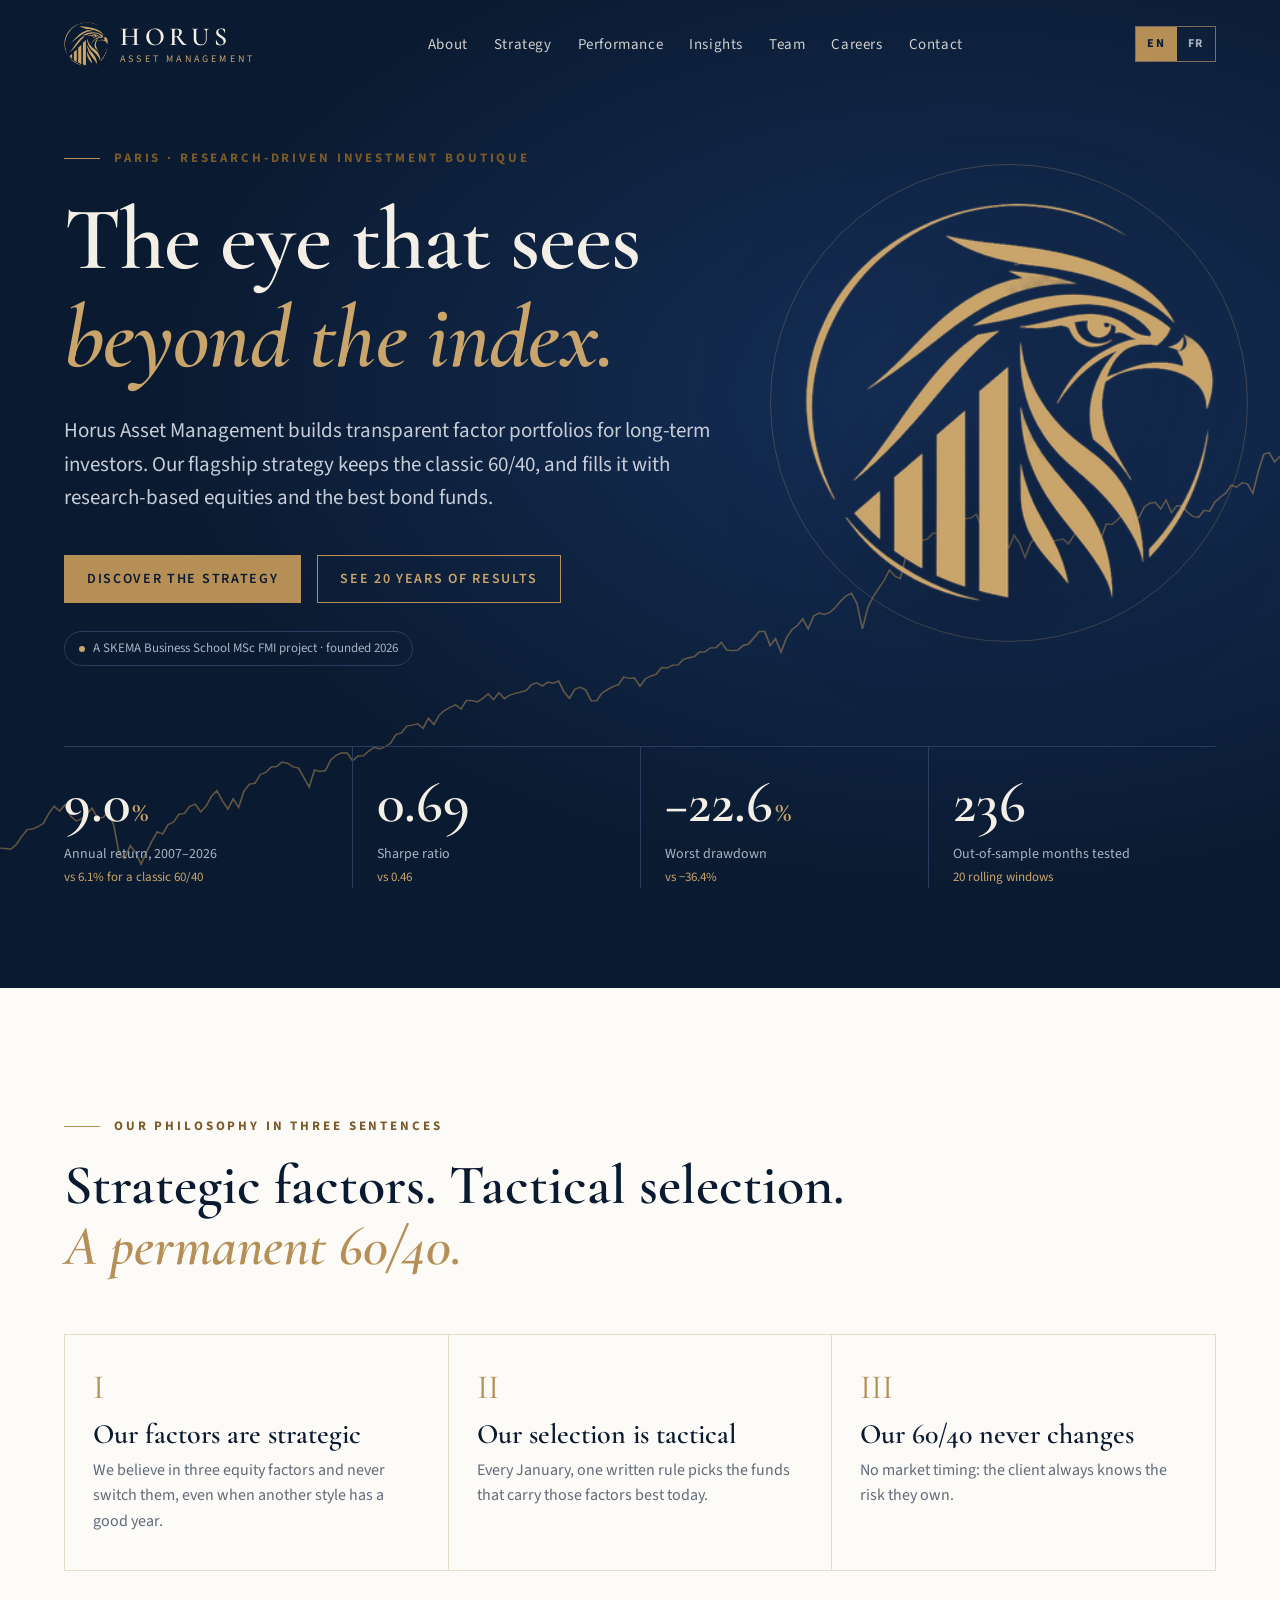
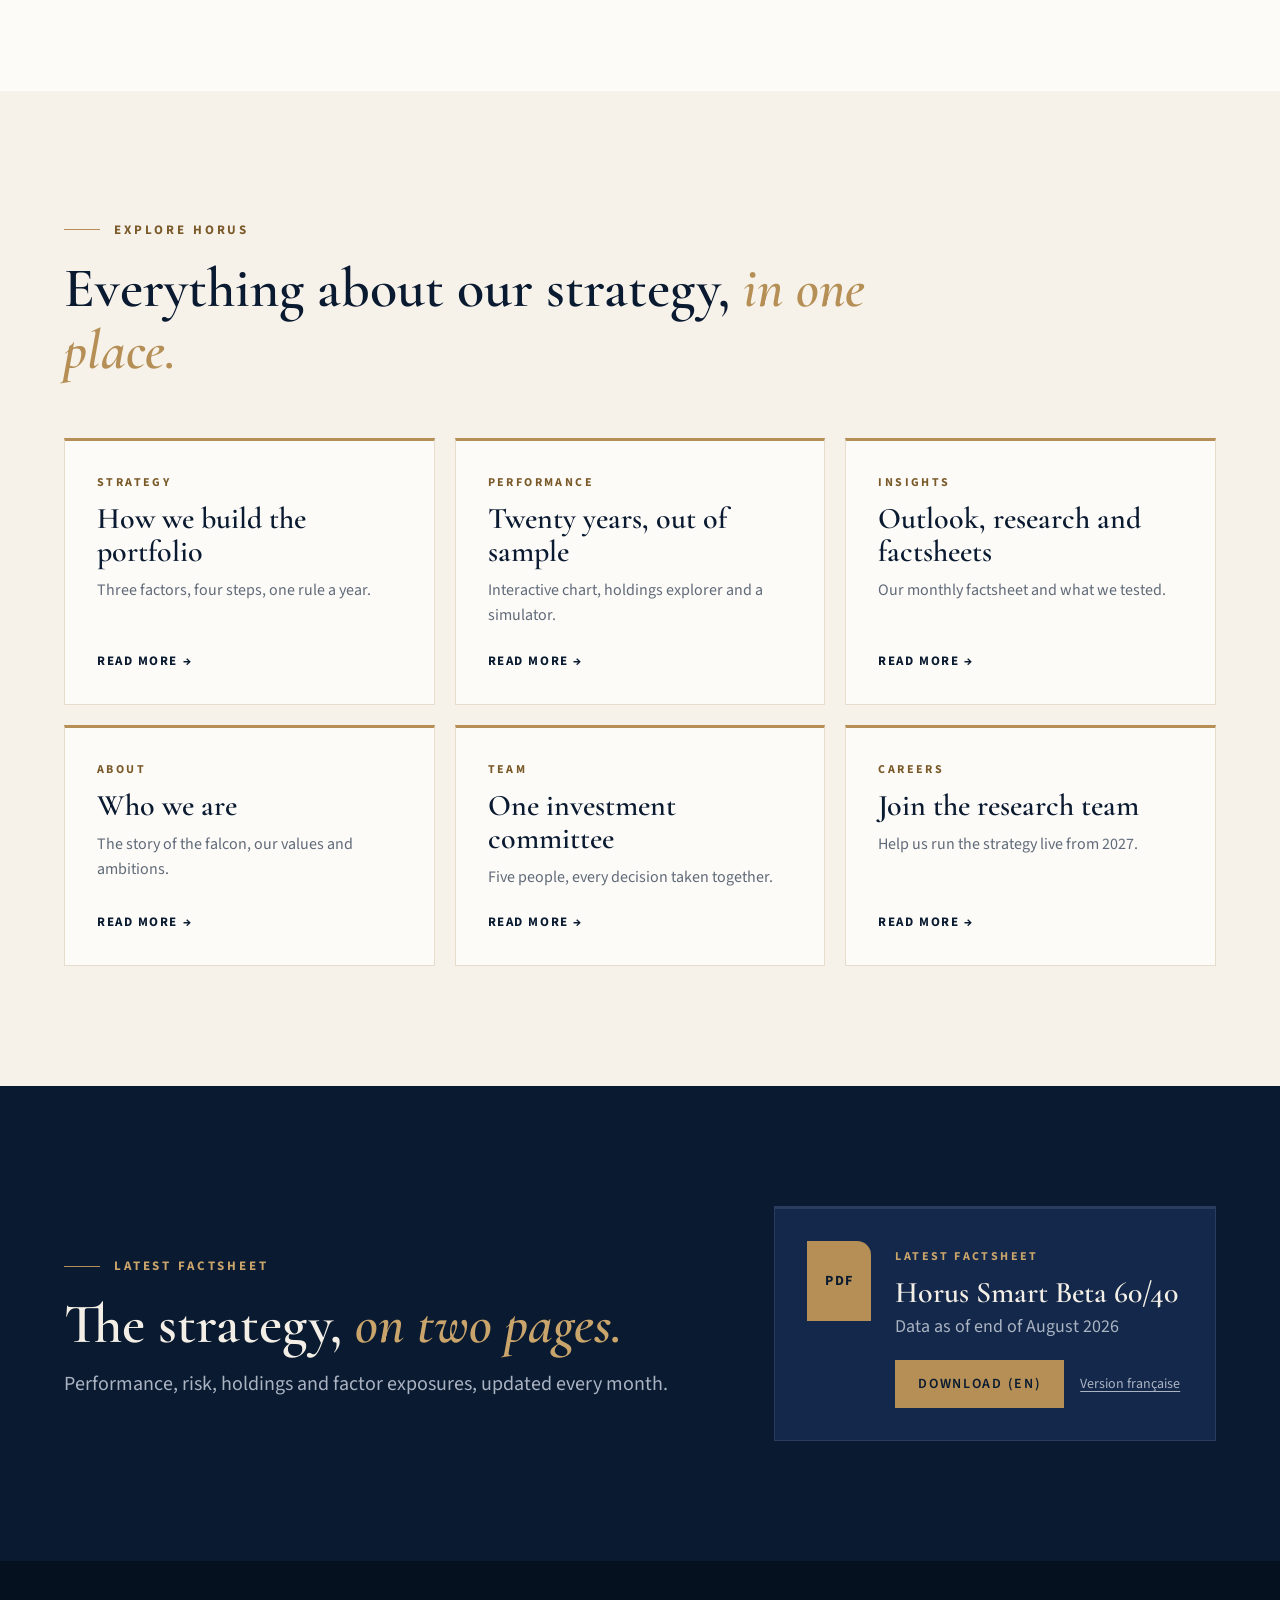
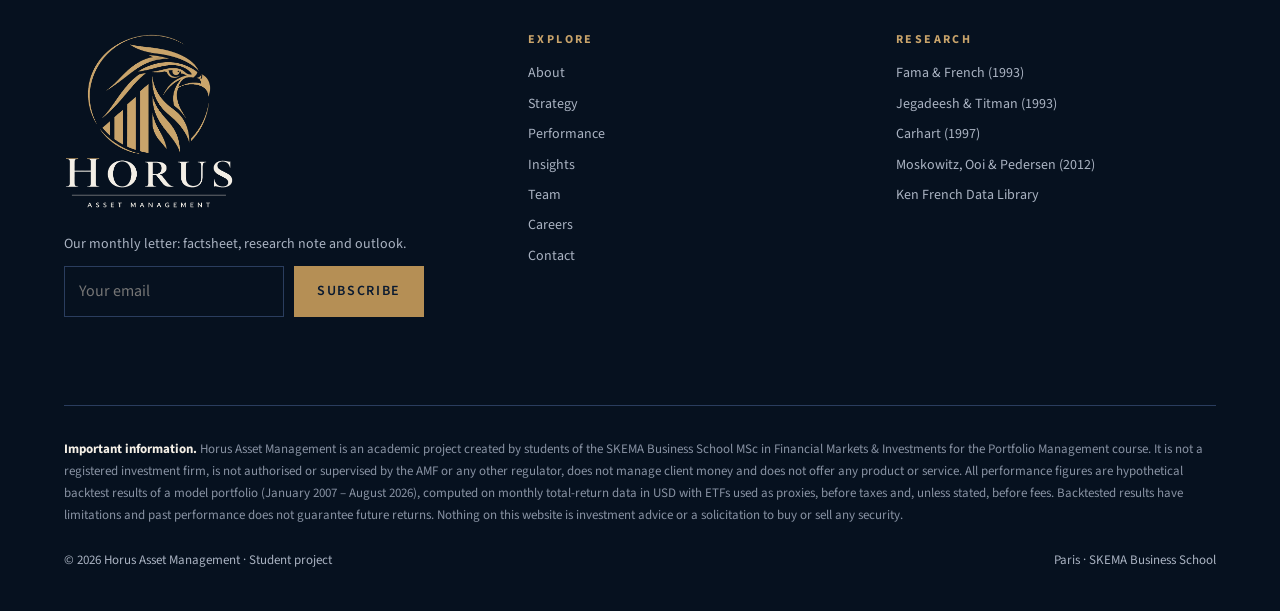
<file: index.html>
<!doctype html>
<html lang="en">
<head>
<meta charset="utf-8">
<meta name="viewport" content="width=device-width, initial-scale=1">
<title data-i18n="home.title">Horus Asset Management · Seeing beyond the index</title>
<meta name="description" content="Horus Asset Management is a Paris-based, research-driven investment boutique founded by five SKEMA MSc FMI students. Flagship: the Horus Smart Beta 60/40 strategy.">
<meta property="og:title" content="Horus Asset Management">
<meta property="og:description" content="A 60/40 that owns the right kind of equities. Strategic factors, tactical annual selection.">
<meta property="og:image" content="assets/img/logo_full.png">
<meta name="theme-color" content="#0a1a30">
<link rel="icon" type="image/png" href="assets/img/favicon.png">
<link rel="preconnect" href="https://fonts.googleapis.com">
<link rel="preconnect" href="https://fonts.gstatic.com" crossorigin>
<link href="https://fonts.googleapis.com/css2?family=Cormorant+Garamond:ital,wght@0,500;0,600;0,700;1,500;1,600&family=Source+Sans+3:wght@300;400;600;700&display=swap" rel="stylesheet">
<link rel="stylesheet" href="assets/css/style.css">
</head>
<body data-page="home">

<header class="hero" id="top">
  <svg class="hero-bg-line" viewBox="0 0 1100 520" preserveAspectRatio="none" aria-hidden="true"><path id="heroLine" d=""/></svg>
  <div class="container">
    <div class="hero-grid">
      <div>
        <span class="eyebrow reveal" data-i18n="home.eyebrow">Paris · Research-driven investment boutique</span>
        <h1 class="reveal d1" data-i18n="home.h1">The eye that sees <em>beyond the index.</em></h1>
        <p class="lead reveal d2" data-i18n="home.lead">Horus Asset Management builds transparent factor portfolios for long-term investors. Our flagship strategy keeps the classic 60/40, and fills it with research-based equities and the best bond funds.</p>
        <div class="hero-actions reveal d3">
          <a href="strategy.html" class="btn solid" data-i18n="home.cta1">Discover the strategy</a>
          <a href="performance.html" class="btn" data-i18n="home.cta2">See 20 years of results</a>
        </div>
        <div class="badge reveal d4"><i></i> <span data-i18n="home.badge">A SKEMA Business School MSc FMI project · founded 2026</span></div>
      </div>
      <div class="hero-mark reveal d2"><img src="assets/img/mark_gold.png" alt="The Horus falcon"></div>
    </div>
    <div class="kpis">
      <div class="kpi reveal"><div class="num"><span data-count="9.0" data-dec="1">0</span><small>%</small></div><div class="lbl" data-i18n="kpi.cagr">Annual return, 2007–2026</div><div class="vs" data-i18n="kpi.cagr.vs">vs 6.1% for a classic 60/40</div></div>
      <div class="kpi reveal d1"><div class="num"><span data-count="0.69" data-dec="2">0</span></div><div class="lbl" data-i18n="kpi.sharpe">Sharpe ratio</div><div class="vs" data-i18n="kpi.sharpe.vs">vs 0.46</div></div>
      <div class="kpi reveal d2"><div class="num">−<span data-count="22.6" data-dec="1">0</span><small>%</small></div><div class="lbl" data-i18n="kpi.dd">Worst drawdown</div><div class="vs" data-i18n="kpi.dd.vs">vs −36.4%</div></div>
      <div class="kpi reveal d3"><div class="num"><span data-count="236" data-dec="0">0</span></div><div class="lbl" data-i18n="kpi.months">Out-of-sample months tested</div><div class="vs" data-i18n="kpi.months.vs">20 rolling windows</div></div>
    </div>
  </div>
</header>

<section>
  <div class="container">
    <div class="section-head">
      <span class="eyebrow reveal" data-i18n="home.s1.eyebrow">Our philosophy in three sentences</span>
      <h2 class="section-title reveal d1" data-i18n="home.s1.title">Strategic factors. Tactical selection. <em>A permanent 60/40.</em></h2>
    </div>
    <div class="values three">
      <div class="value reveal"><div class="ic">I</div><h3 data-i18n="mantra.1.t">Our factors are strategic</h3><p data-i18n="mantra.1.p">We believe in three equity factors and never switch them, even when another style has a good year.</p></div>
      <div class="value reveal d1"><div class="ic">II</div><h3 data-i18n="mantra.2.t">Our selection is tactical</h3><p data-i18n="mantra.2.p">Every January, one written rule picks the funds that carry those factors best today.</p></div>
      <div class="value reveal d2"><div class="ic">III</div><h3 data-i18n="mantra.3.t">Our 60/40 never changes</h3><p data-i18n="mantra.3.p">No market timing: the client always knows the risk they own.</p></div>
    </div>
  </div>
</section>

<section class="alt">
  <div class="container">
    <div class="section-head">
      <span class="eyebrow reveal" data-i18n="home.s2.eyebrow">Explore Horus</span>
      <h2 class="section-title reveal d1" data-i18n="home.s2.title">Everything about our strategy, <em>in one place.</em></h2>
    </div>
    <div class="tiles">
      <a class="tile reveal" href="strategy.html"><span class="tag" data-i18n="nav.strategy">Strategy</span><h3 data-i18n="tile.strategy.t">How we build the portfolio</h3><p data-i18n="tile.strategy.p">Three factors, four steps, one rule a year.</p><span class="go" data-i18n="tile.go">Read more</span></a>
      <a class="tile reveal d1" href="performance.html"><span class="tag" data-i18n="nav.performance">Performance</span><h3 data-i18n="tile.perf.t">Twenty years, out of sample</h3><p data-i18n="tile.perf.p">Interactive chart, holdings explorer and a simulator.</p><span class="go" data-i18n="tile.go">Read more</span></a>
      <a class="tile reveal d2" href="insights.html"><span class="tag" data-i18n="nav.insights">Insights</span><h3 data-i18n="tile.insights.t">Outlook, research and factsheets</h3><p data-i18n="tile.insights.p">Our monthly factsheet and what we tested.</p><span class="go" data-i18n="tile.go">Read more</span></a>
      <a class="tile reveal" href="about.html"><span class="tag" data-i18n="nav.about">About</span><h3 data-i18n="tile.about.t">Who we are</h3><p data-i18n="tile.about.p">The story of the falcon, our values and ambitions.</p><span class="go" data-i18n="tile.go">Read more</span></a>
      <a class="tile reveal d1" href="team.html"><span class="tag" data-i18n="nav.team">Team</span><h3 data-i18n="tile.team.t">One investment committee</h3><p data-i18n="tile.team.p">Five people, every decision taken together.</p><span class="go" data-i18n="tile.go">Read more</span></a>
      <a class="tile reveal d2" href="careers.html"><span class="tag" data-i18n="nav.careers">Careers</span><h3 data-i18n="tile.careers.t">Join the research team</h3><p data-i18n="tile.careers.p">Help us run the strategy live from 2027.</p><span class="go" data-i18n="tile.go">Read more</span></a>
    </div>
  </div>
</section>

<section class="dark">
  <div class="container cta-band">
    <div>
      <span class="eyebrow reveal" data-i18n="home.fs.eyebrow">Latest factsheet</span>
      <h2 class="section-title reveal d1" data-i18n="home.fs.title">The strategy, <em>on two pages.</em></h2>
      <p class="lead reveal d2" data-i18n="home.fs.lead">Performance, risk, holdings and factor exposures, updated every month.</p>
    </div>
    <div class="reveal d2" data-factsheet-latest></div>
  </div>
</section>

<script src="assets/js/config.js"></script>
<script src="assets/js/data.js"></script>
<script src="assets/js/factsheets.js"></script>
<script src="assets/js/team-data.js"></script>
<script src="assets/js/layout.js"></script>
<script src="assets/js/i18n.js"></script>
<script src="assets/js/main.js"></script>
</body>
</html>
</file>
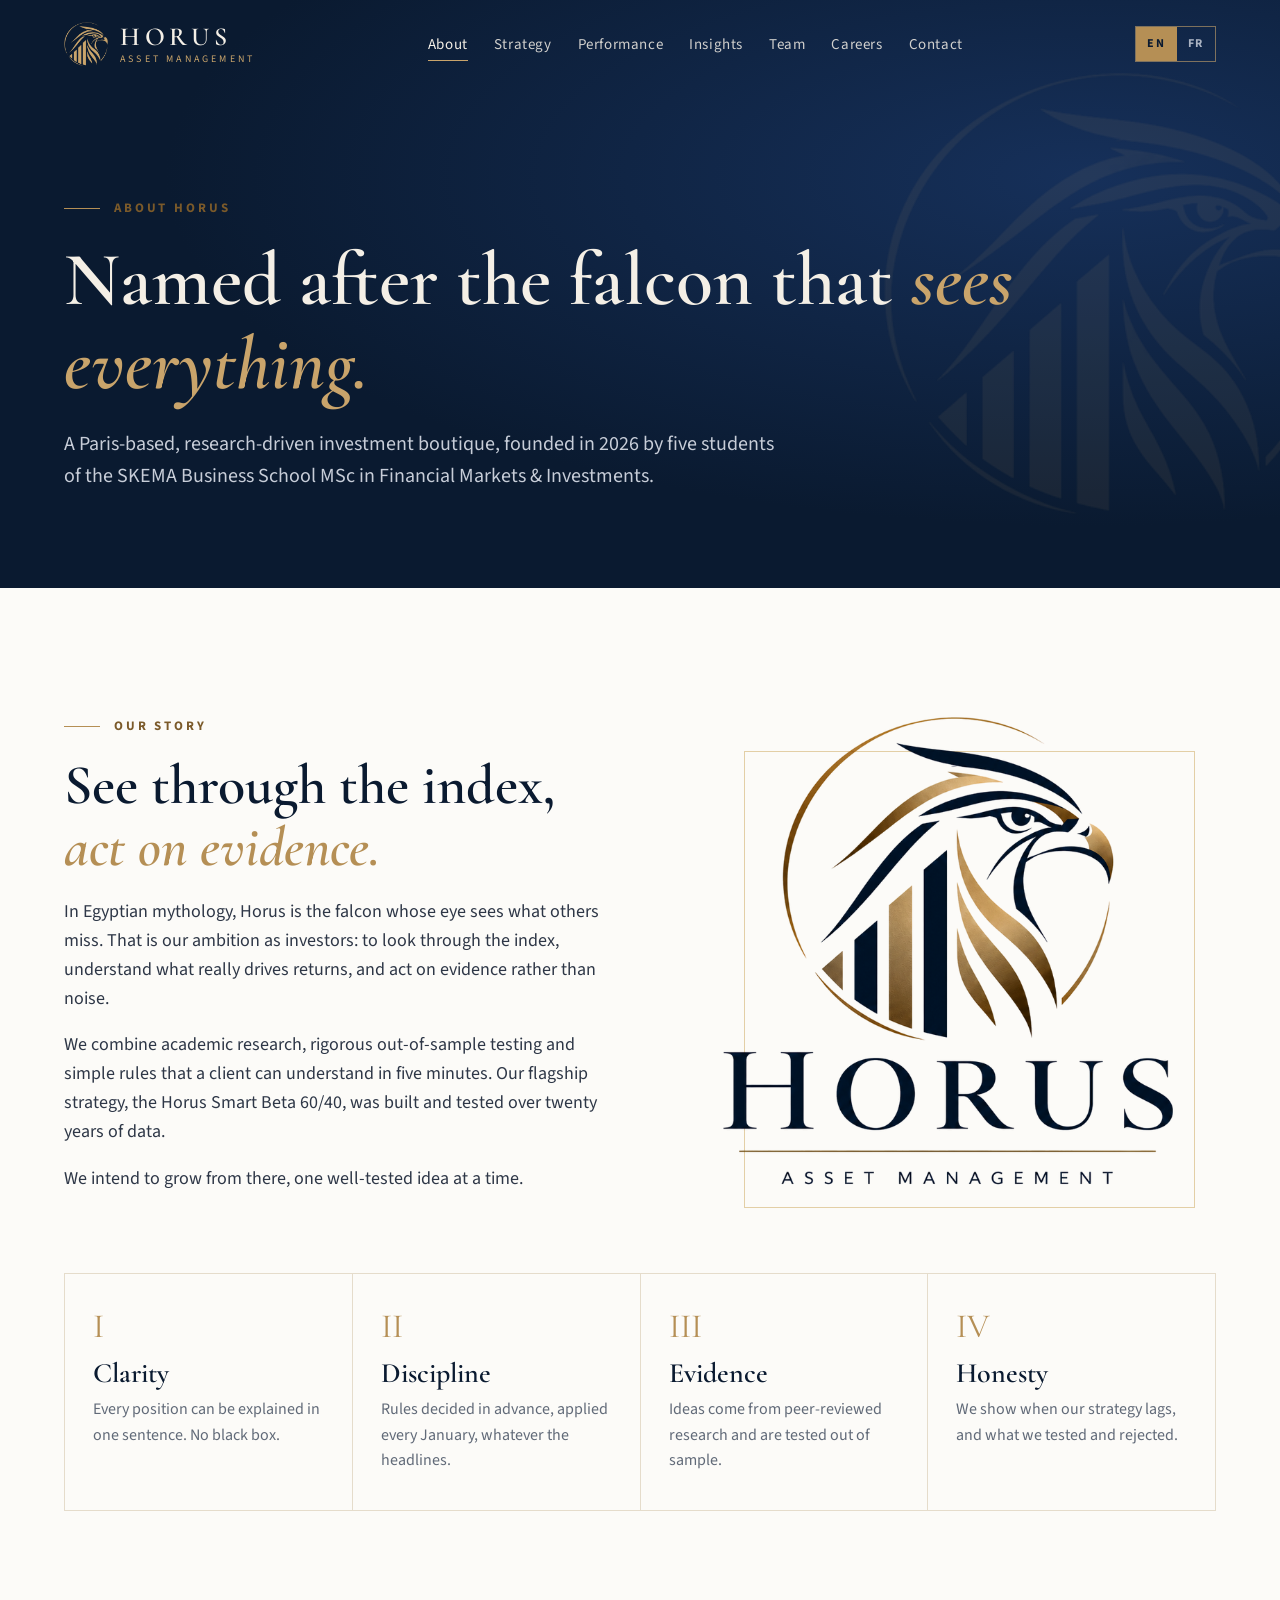
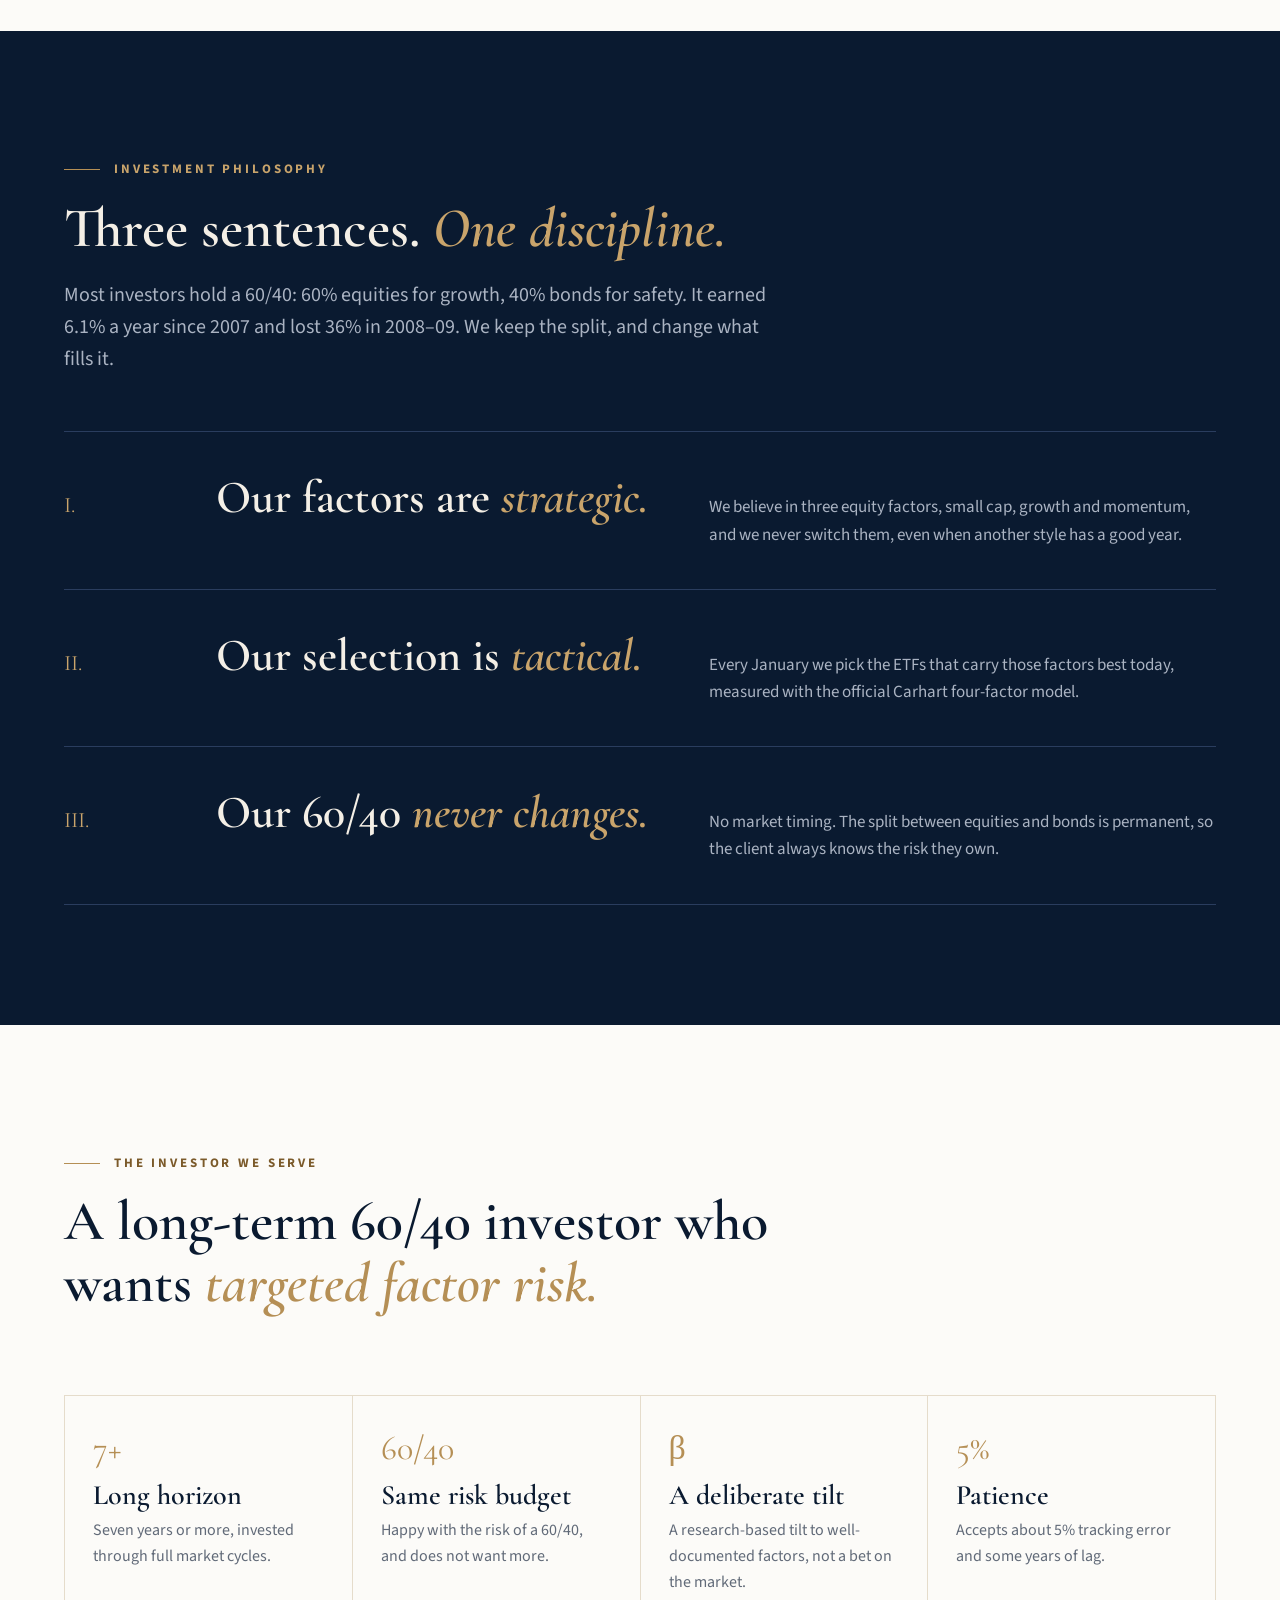
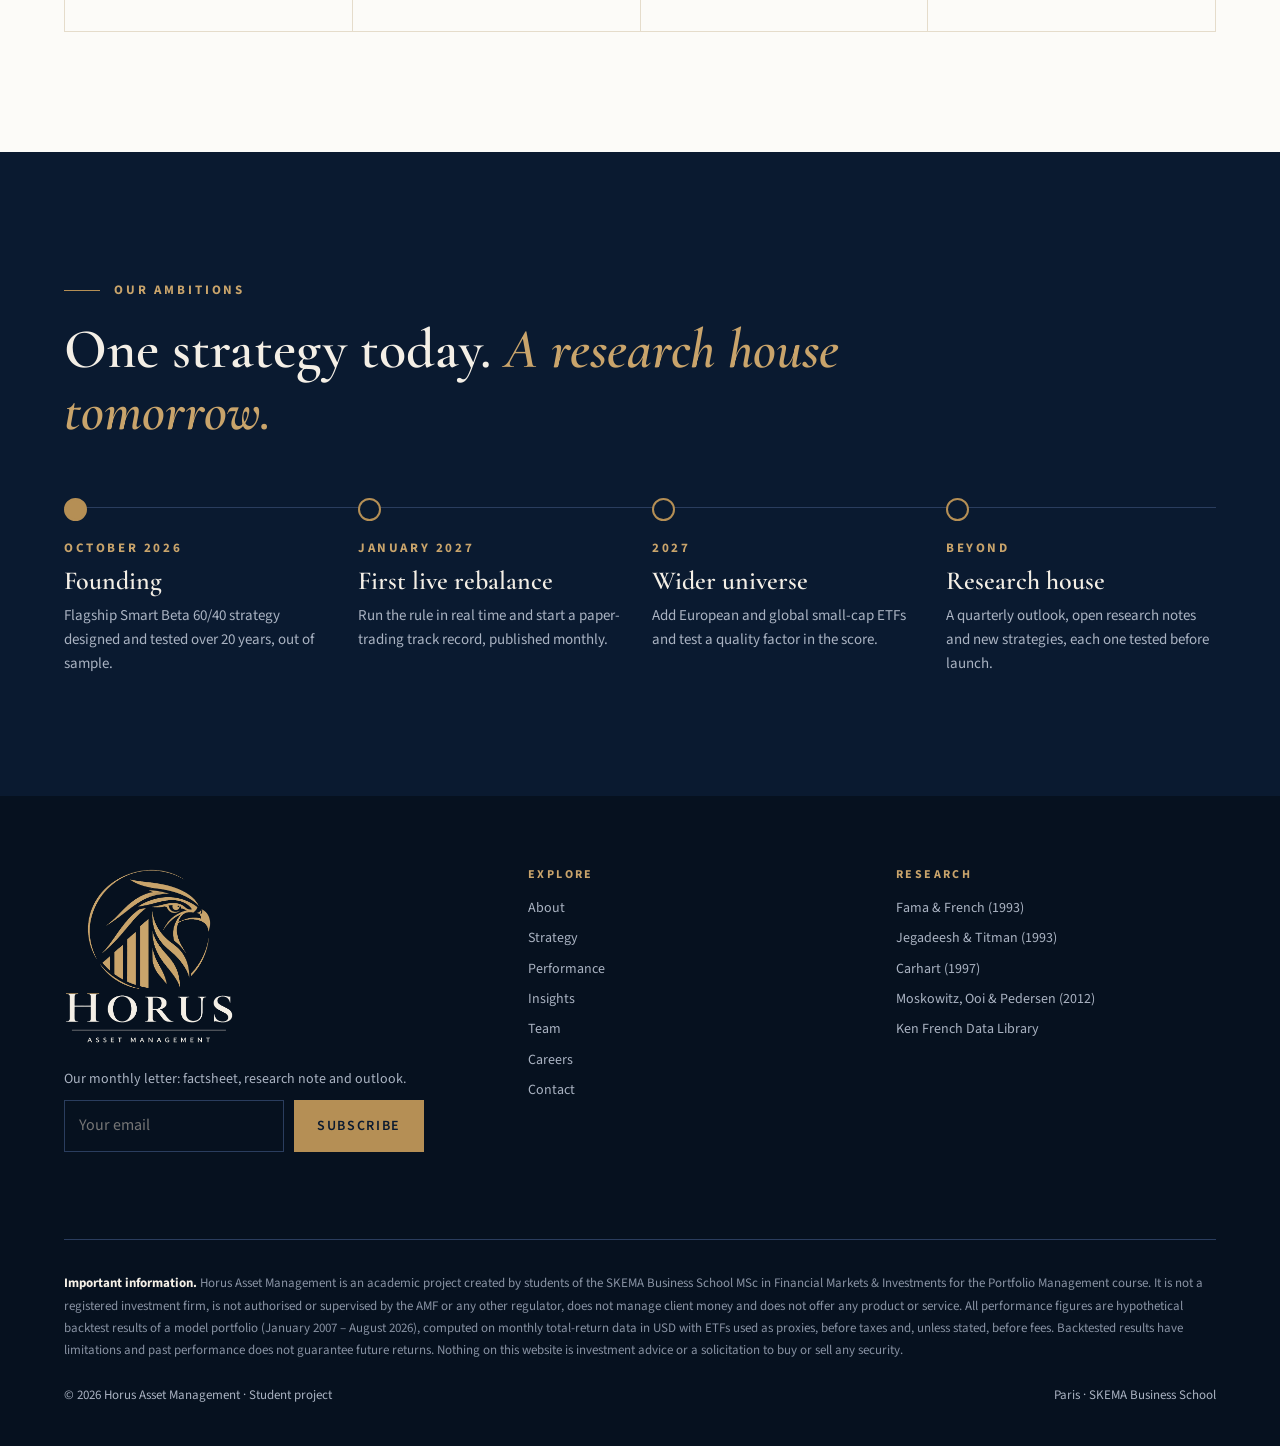
<file: about.html>
<!doctype html>
<html lang="en">
<head>
<meta charset="utf-8">
<meta name="viewport" content="width=device-width, initial-scale=1">
<title data-i18n="about.title">About · Horus Asset Management</title>
<meta name="description" content="Who we are: a Paris-based student investment boutique, named after the falcon that sees everything.">
<meta name="theme-color" content="#0a1a30">
<link rel="icon" type="image/png" href="assets/img/favicon.png">
<link rel="preconnect" href="https://fonts.googleapis.com">
<link rel="preconnect" href="https://fonts.gstatic.com" crossorigin>
<link href="https://fonts.googleapis.com/css2?family=Cormorant+Garamond:ital,wght@0,500;0,600;0,700;1,500;1,600&family=Source+Sans+3:wght@300;400;600;700&display=swap" rel="stylesheet">
<link rel="stylesheet" href="assets/css/style.css">
</head>
<body data-page="about">

<header class="page-hero">
  <div class="container">
    <span class="eyebrow reveal" data-i18n="about.eyebrow">About Horus</span>
    <h1 class="reveal d1" data-i18n="about.h1">Named after the falcon that <em>sees everything.</em></h1>
    <p class="lead reveal d2" data-i18n="about.lead">A Paris-based, research-driven investment boutique, founded in 2026 by five students of the SKEMA Business School MSc in Financial Markets &amp; Investments.</p>
  </div>
</header>

<section>
  <div class="container">
    <div class="about-grid">
      <div class="about-text">
        <span class="eyebrow reveal" data-i18n="about.s1.eyebrow">Our story</span>
        <h2 class="section-title reveal d1" data-i18n="about.s1.title">See through the index, <em>act on evidence.</em></h2>
        <p class="reveal d2" data-i18n="about.p1">In Egyptian mythology, Horus is the falcon whose eye sees what others miss. That is our ambition as investors: to look through the index, understand what really drives returns, and act on evidence rather than noise.</p>
        <p class="reveal d2" data-i18n="about.p2">We combine academic research, rigorous out-of-sample testing and simple rules that a client can understand in five minutes. Our flagship strategy, the Horus Smart Beta 60/40, was built and tested over twenty years of data.</p>
        <p class="reveal d3" data-i18n="about.p3">We intend to grow from there, one well-tested idea at a time.</p>
      </div>
      <div class="about-visual reveal d2">
        <div class="frame"></div>
        <img src="assets/img/logo_full.png" alt="Horus Asset Management logo">
      </div>
    </div>
    <div class="values">
      <div class="value reveal"><div class="ic">I</div><h3 data-i18n="val.1.t">Clarity</h3><p data-i18n="val.1.p">Every position can be explained in one sentence. No black box.</p></div>
      <div class="value reveal d1"><div class="ic">II</div><h3 data-i18n="val.2.t">Discipline</h3><p data-i18n="val.2.p">Rules decided in advance, applied every January, whatever the headlines.</p></div>
      <div class="value reveal d2"><div class="ic">III</div><h3 data-i18n="val.3.t">Evidence</h3><p data-i18n="val.3.p">Ideas come from peer-reviewed research and are tested out of sample.</p></div>
      <div class="value reveal d3"><div class="ic">IV</div><h3 data-i18n="val.4.t">Honesty</h3><p data-i18n="val.4.p">We show when our strategy lags, and what we tested and rejected.</p></div>
    </div>
  </div>
</section>

<section class="dark">
  <div class="container">
    <div class="section-head">
      <span class="eyebrow reveal" data-i18n="phil.eyebrow">Investment philosophy</span>
      <h2 class="section-title reveal d1" data-i18n="phil.title">Three sentences. <em>One discipline.</em></h2>
      <p class="lead reveal d2" data-i18n="phil.lead">Most investors hold a 60/40: 60% equities for growth, 40% bonds for safety. It earned 6.1% a year since 2007 and lost 36% in 2008–09. We keep the split, and change what fills it.</p>
    </div>
    <div class="mantra">
      <div class="mantra-row reveal"><span class="n">I.</span><h3 data-i18n="phil.1.t">Our factors are <em>strategic.</em></h3><p data-i18n="phil.1.p">We believe in three equity factors, small cap, growth and momentum, and we never switch them, even when another style has a good year.</p></div>
      <div class="mantra-row reveal"><span class="n">II.</span><h3 data-i18n="phil.2.t">Our selection is <em>tactical.</em></h3><p data-i18n="phil.2.p">Every January we pick the ETFs that carry those factors best today, measured with the official Carhart four-factor model.</p></div>
      <div class="mantra-row reveal"><span class="n">III.</span><h3 data-i18n="phil.3.t">Our 60/40 <em>never changes.</em></h3><p data-i18n="phil.3.p">No market timing. The split between equities and bonds is permanent, so the client always knows the risk they own.</p></div>
    </div>
  </div>
</section>

<section>
  <div class="container">
    <div class="section-head">
      <span class="eyebrow reveal" data-i18n="client.eyebrow">The investor we serve</span>
      <h2 class="section-title reveal d1" data-i18n="client.title">A long-term 60/40 investor who wants <em>targeted factor risk.</em></h2>
    </div>
    <div class="values">
      <div class="value reveal"><div class="ic">7+</div><h3 data-i18n="client.1.t">Long horizon</h3><p data-i18n="client.1.p">Seven years or more, invested through full market cycles.</p></div>
      <div class="value reveal d1"><div class="ic">60/40</div><h3 data-i18n="client.2.t">Same risk budget</h3><p data-i18n="client.2.p">Happy with the risk of a 60/40, and does not want more.</p></div>
      <div class="value reveal d2"><div class="ic">β</div><h3 data-i18n="client.3.t">A deliberate tilt</h3><p data-i18n="client.3.p">A research-based tilt to well-documented factors, not a bet on the market.</p></div>
      <div class="value reveal d3"><div class="ic">5%</div><h3 data-i18n="client.4.t">Patience</h3><p data-i18n="client.4.p">Accepts about 5% tracking error and some years of lag.</p></div>
    </div>
  </div>
</section>

<section class="dark">
  <div class="container">
    <div class="section-head">
      <span class="eyebrow reveal" data-i18n="road.eyebrow">Our ambitions</span>
      <h2 class="section-title reveal d1" data-i18n="road.title">One strategy today. <em>A research house tomorrow.</em></h2>
    </div>
    <div class="roadmap">
      <div class="milestone done reveal"><div class="when" data-i18n="road.1.w">OCTOBER 2026</div><h3 data-i18n="road.1.t">Founding</h3><p data-i18n="road.1.p">Flagship Smart Beta 60/40 strategy designed and tested over 20 years, out of sample.</p></div>
      <div class="milestone reveal d1"><div class="when" data-i18n="road.2.w">JANUARY 2027</div><h3 data-i18n="road.2.t">First live rebalance</h3><p data-i18n="road.2.p">Run the rule in real time and start a paper-trading track record, published monthly.</p></div>
      <div class="milestone reveal d2"><div class="when">2027</div><h3 data-i18n="road.3.t">Wider universe</h3><p data-i18n="road.3.p">Add European and global small-cap ETFs and test a quality factor in the score.</p></div>
      <div class="milestone reveal d3"><div class="when" data-i18n="road.4.w">BEYOND</div><h3 data-i18n="road.4.t">Research house</h3><p data-i18n="road.4.p">A quarterly outlook, open research notes and new strategies, each one tested before launch.</p></div>
    </div>
  </div>
</section>

<script src="assets/js/config.js"></script>
<script src="assets/js/data.js"></script>
<script src="assets/js/factsheets.js"></script>
<script src="assets/js/team-data.js"></script>
<script src="assets/js/layout.js"></script>
<script src="assets/js/i18n.js"></script>
<script src="assets/js/main.js"></script>
</body>
</html>
</file>
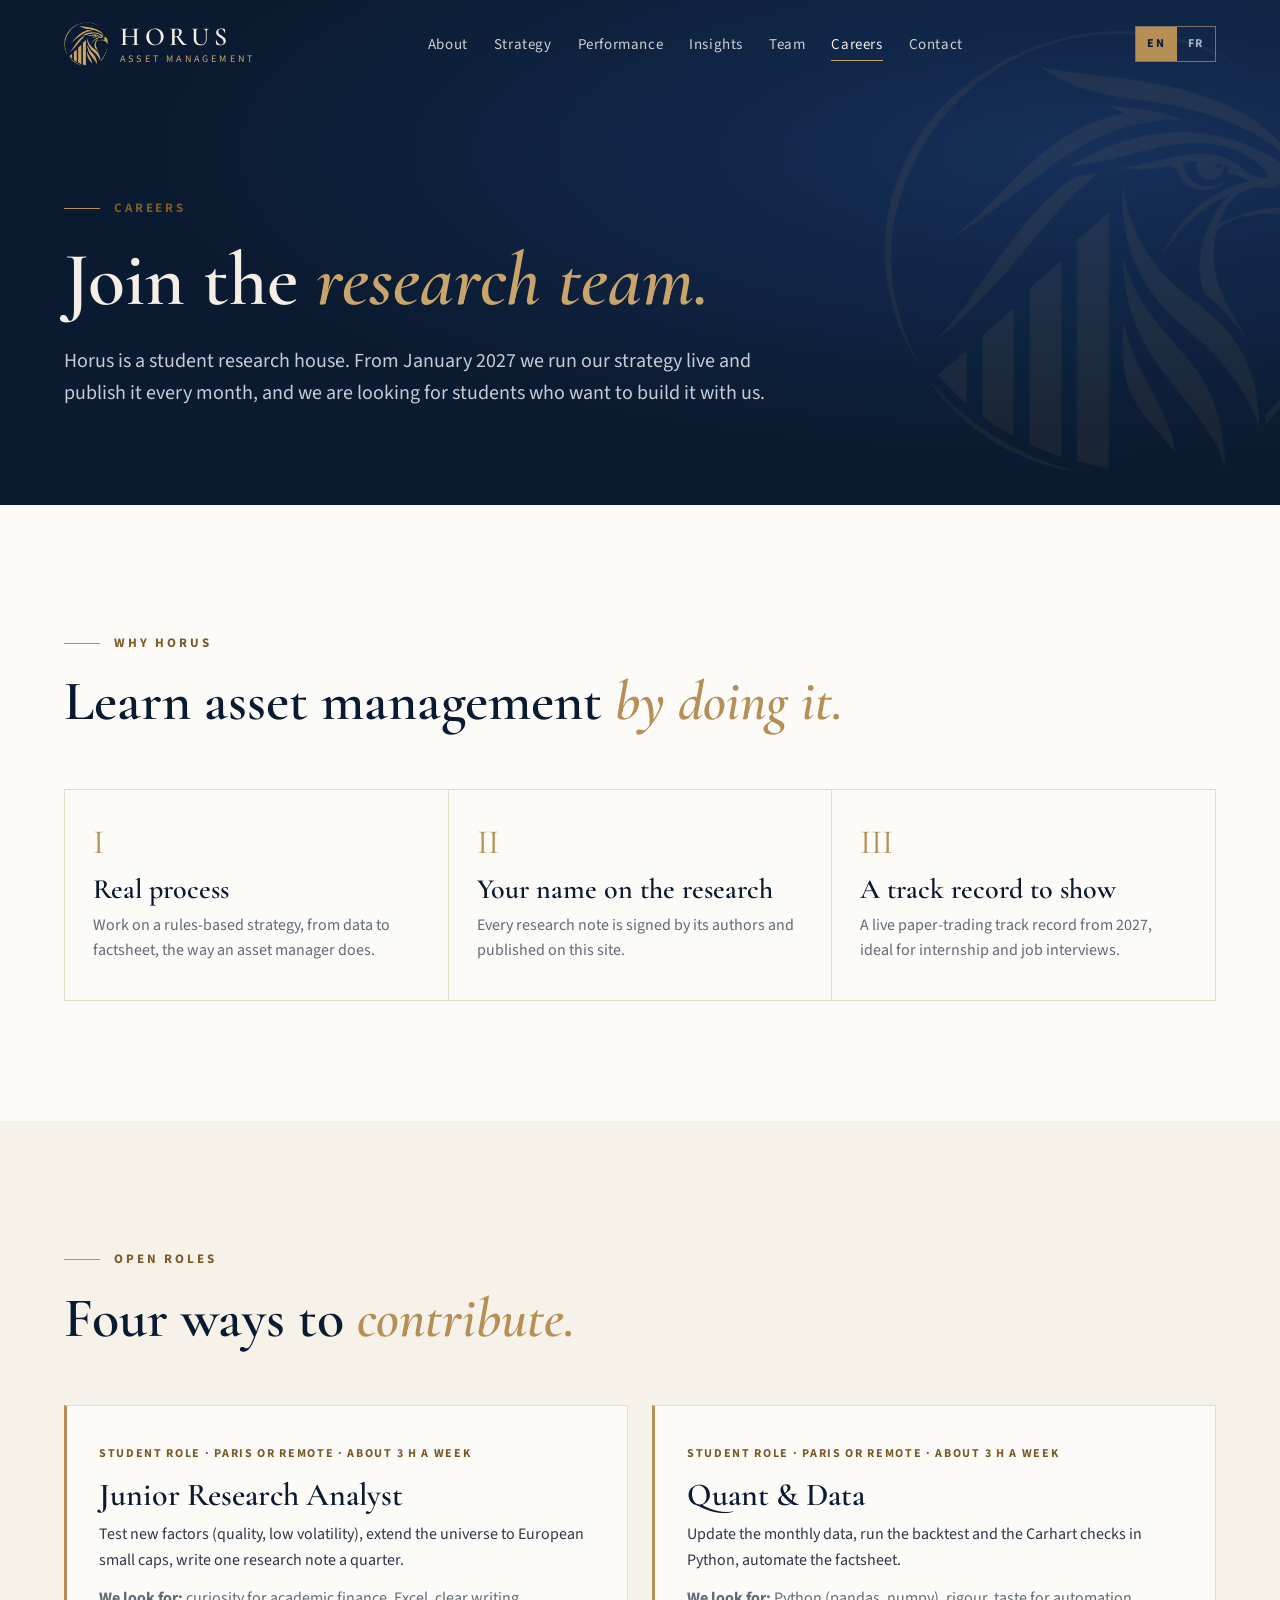
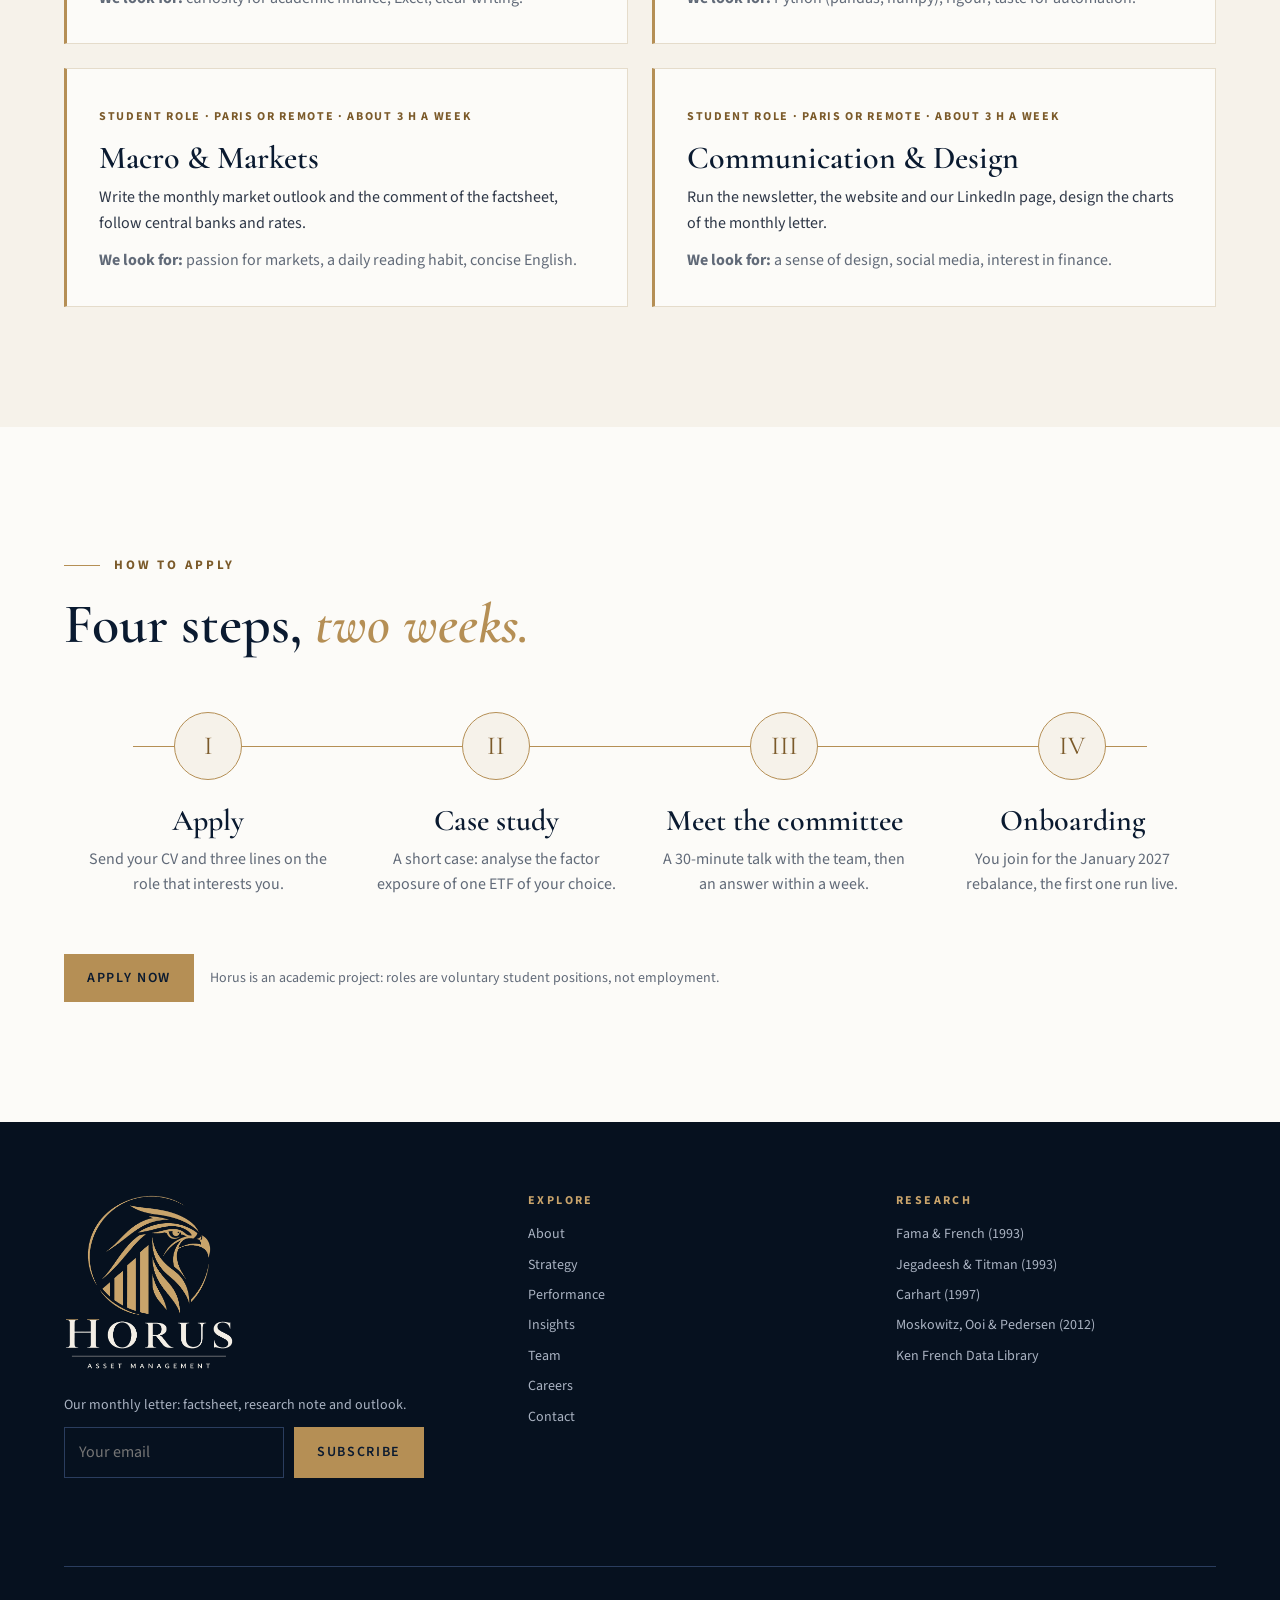
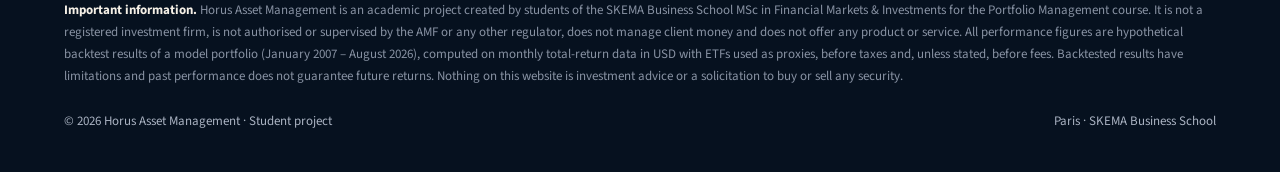
<file: careers.html>
<!doctype html>
<html lang="en">
<head>
<meta charset="utf-8">
<meta name="viewport" content="width=device-width, initial-scale=1">
<title data-i18n="car2.title">Careers · Horus Asset Management</title>
<meta name="description" content="Join the Horus research team: student roles in factor research, quant and data, macro, and communication.">
<meta name="theme-color" content="#0a1a30">
<link rel="icon" type="image/png" href="assets/img/favicon.png">
<link rel="preconnect" href="https://fonts.googleapis.com">
<link rel="preconnect" href="https://fonts.gstatic.com" crossorigin>
<link href="https://fonts.googleapis.com/css2?family=Cormorant+Garamond:ital,wght@0,500;0,600;0,700;1,500;1,600&family=Source+Sans+3:wght@300;400;600;700&display=swap" rel="stylesheet">
<link rel="stylesheet" href="assets/css/style.css">
</head>
<body data-page="careers">

<header class="page-hero">
  <div class="container">
    <span class="eyebrow reveal" data-i18n="car2.eyebrow">Careers</span>
    <h1 class="reveal d1" data-i18n="car2.h1">Join the <em>research team.</em></h1>
    <p class="lead reveal d2" data-i18n="car2.lead">Horus is a student research house. From January 2027 we run our strategy live and publish it every month, and we are looking for students who want to build it with us.</p>
  </div>
</header>

<section>
  <div class="container">
    <div class="section-head">
      <span class="eyebrow reveal" data-i18n="why.eyebrow">Why Horus</span>
      <h2 class="section-title reveal d1" data-i18n="why.title">Learn asset management <em>by doing it.</em></h2>
    </div>
    <div class="values three">
      <div class="value reveal"><div class="ic">I</div><h3 data-i18n="why.1.t">Real process</h3><p data-i18n="why.1.p">Work on a rules-based strategy, from data to factsheet, the way an asset manager does.</p></div>
      <div class="value reveal d1"><div class="ic">II</div><h3 data-i18n="why.2.t">Your name on the research</h3><p data-i18n="why.2.p">Every research note is signed by its authors and published on this site.</p></div>
      <div class="value reveal d2"><div class="ic">III</div><h3 data-i18n="why.3.t">A track record to show</h3><p data-i18n="why.3.p">A live paper-trading track record from 2027, ideal for internship and job interviews.</p></div>
    </div>
  </div>
</section>

<section class="alt">
  <div class="container">
    <div class="section-head">
      <span class="eyebrow reveal" data-i18n="roles.eyebrow">Open roles</span>
      <h2 class="section-title reveal d1" data-i18n="roles.title">Four ways to <em>contribute.</em></h2>
    </div>
    <div class="roles">
      <article class="role reveal">
        <span class="meta" data-i18n="roles.tag">Student role · Paris or remote · about 3 h a week</span>
        <h3 data-i18n="roles.1.t">Junior Research Analyst</h3>
        <p data-i18n="roles.1.p">Test new factors (quality, low volatility), extend the universe to European small caps, write one research note a quarter.</p>
        <p class="look" data-i18n="roles.1.l"><b>We look for:</b> curiosity for academic finance, Excel, clear writing.</p>
      </article>
      <article class="role reveal d1">
        <span class="meta" data-i18n="roles.tag">Student role · Paris or remote · about 3 h a week</span>
        <h3 data-i18n="roles.2.t">Quant &amp; Data</h3>
        <p data-i18n="roles.2.p">Update the monthly data, run the backtest and the Carhart checks in Python, automate the factsheet.</p>
        <p class="look" data-i18n="roles.2.l"><b>We look for:</b> Python (pandas, numpy), rigour, taste for automation.</p>
      </article>
      <article class="role reveal">
        <span class="meta" data-i18n="roles.tag">Student role · Paris or remote · about 3 h a week</span>
        <h3 data-i18n="roles.3.t">Macro &amp; Markets</h3>
        <p data-i18n="roles.3.p">Write the monthly market outlook and the comment of the factsheet, follow central banks and rates.</p>
        <p class="look" data-i18n="roles.3.l"><b>We look for:</b> passion for markets, a daily reading habit, concise English.</p>
      </article>
      <article class="role reveal d1">
        <span class="meta" data-i18n="roles.tag">Student role · Paris or remote · about 3 h a week</span>
        <h3 data-i18n="roles.4.t">Communication &amp; Design</h3>
        <p data-i18n="roles.4.p">Run the newsletter, the website and our LinkedIn page, design the charts of the monthly letter.</p>
        <p class="look" data-i18n="roles.4.l"><b>We look for:</b> a sense of design, social media, interest in finance.</p>
      </article>
    </div>
  </div>
</section>

<section>
  <div class="container">
    <div class="section-head">
      <span class="eyebrow reveal" data-i18n="hire.eyebrow">How to apply</span>
      <h2 class="section-title reveal d1" data-i18n="hire.title">Four steps, <em>two weeks.</em></h2>
    </div>
    <div class="steps in">
      <div class="progress"></div>
      <div class="step reveal"><div class="dot">I</div><h3 data-i18n="hire.1.t">Apply</h3><p data-i18n="hire.1.p">Send your CV and three lines on the role that interests you.</p></div>
      <div class="step reveal d1"><div class="dot">II</div><h3 data-i18n="hire.2.t">Case study</h3><p data-i18n="hire.2.p">A short case: analyse the factor exposure of one ETF of your choice.</p></div>
      <div class="step reveal d2"><div class="dot">III</div><h3 data-i18n="hire.3.t">Meet the committee</h3><p data-i18n="hire.3.p">A 30-minute talk with the team, then an answer within a week.</p></div>
      <div class="step reveal d3"><div class="dot">IV</div><h3 data-i18n="hire.4.t">Onboarding</h3><p data-i18n="hire.4.p">You join for the January 2027 rebalance, the first one run live.</p></div>
    </div>
    <div class="reveal" style="margin-top:56px;display:flex;gap:16px;flex-wrap:wrap;align-items:center">
      <a class="btn solid" data-apply href="contact.html" data-i18n="hire.btn">Apply now</a>
      <span class="small" data-i18n="hire.note">Horus is an academic project: roles are voluntary student positions, not employment.</span>
    </div>
  </div>
</section>

<script src="assets/js/config.js"></script>
<script src="assets/js/data.js"></script>
<script src="assets/js/factsheets.js"></script>
<script src="assets/js/team-data.js"></script>
<script src="assets/js/layout.js"></script>
<script src="assets/js/i18n.js"></script>
<script src="assets/js/main.js"></script>
</body>
</html>
</file>
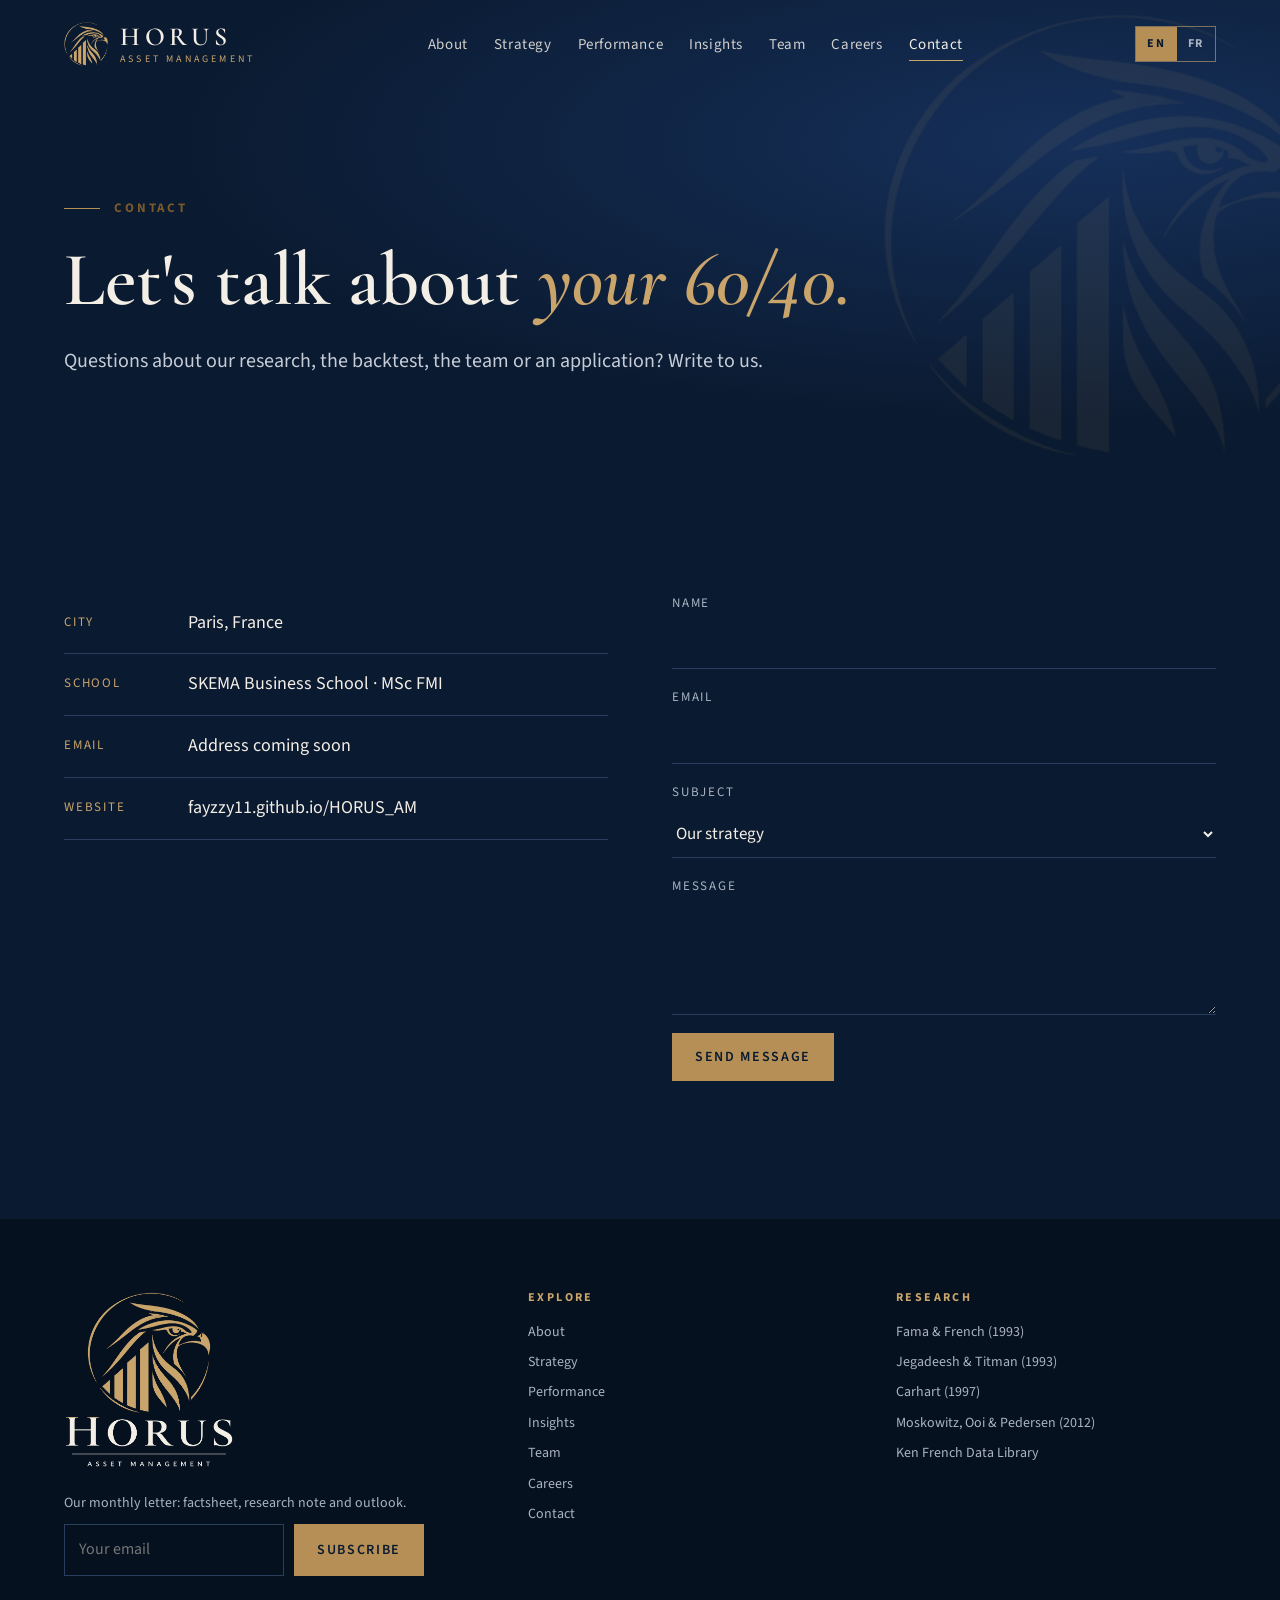
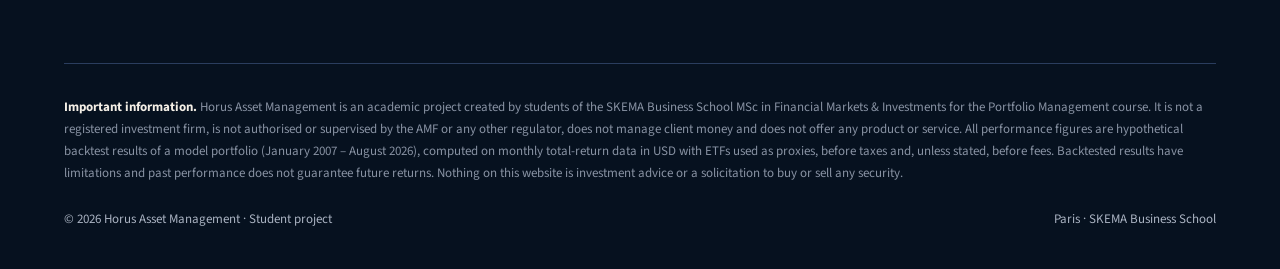
<file: contact.html>
<!doctype html>
<html lang="en">
<head>
<meta charset="utf-8">
<meta name="viewport" content="width=device-width, initial-scale=1">
<title data-i18n="con.title">Contact · Horus Asset Management</title>
<meta name="description" content="Contact the Horus Asset Management team.">
<meta name="theme-color" content="#0a1a30">
<link rel="icon" type="image/png" href="assets/img/favicon.png">
<link rel="preconnect" href="https://fonts.googleapis.com">
<link rel="preconnect" href="https://fonts.gstatic.com" crossorigin>
<link href="https://fonts.googleapis.com/css2?family=Cormorant+Garamond:ital,wght@0,500;0,600;0,700;1,500;1,600&family=Source+Sans+3:wght@300;400;600;700&display=swap" rel="stylesheet">
<link rel="stylesheet" href="assets/css/style.css">
</head>
<body data-page="contact">

<header class="page-hero">
  <div class="container">
    <span class="eyebrow reveal" data-i18n="con.eyebrow">Contact</span>
    <h1 class="reveal d1" data-i18n="con.h1">Let's talk about <em>your 60/40.</em></h1>
    <p class="lead reveal d2" data-i18n="con.lead">Questions about our research, the backtest, the team or an application? Write to us.</p>
  </div>
</header>

<section class="dark">
  <div class="container">
    <div class="contact">
      <div class="contact-info">
        <div class="line"><span data-i18n="con.city">City</span>Paris, France</div>
        <div class="line"><span data-i18n="con.school">School</span>SKEMA Business School · MSc FMI</div>
        <div class="line"><span>Email</span><a href="#" data-email data-i18n="con.soon">Address coming soon</a></div>
        <div class="line"><span data-i18n="con.web">Website</span>fayzzy11.github.io/HORUS_AM</div>
      </div>
      <form class="form" id="contactForm">
        <label><span data-i18n="con.name">Name</span><input name="name" required autocomplete="name"></label>
        <label>Email<input name="email" type="email" required autocomplete="email"></label>
        <label><span data-i18n="con.subject">Subject</span><select name="subject">
          <option value="strategy" data-i18n="con.o1">Our strategy</option>
          <option value="backtest" data-i18n="con.o2">The backtest</option>
          <option value="careers" data-i18n="con.o3">Joining the team</option>
          <option value="other" data-i18n="con.o4">Other</option>
        </select></label>
        <label><span data-i18n="con.msg">Message</span><textarea name="message" required></textarea></label>
        <button class="btn solid" type="submit" style="justify-self:start" data-i18n="con.send">Send message</button>
        <p class="small form-msg" aria-live="polite"></p>
      </form>
    </div>
  </div>
</section>

<script src="assets/js/config.js"></script>
<script src="assets/js/data.js"></script>
<script src="assets/js/factsheets.js"></script>
<script src="assets/js/team-data.js"></script>
<script src="assets/js/layout.js"></script>
<script src="assets/js/i18n.js"></script>
<script src="assets/js/main.js"></script>
</body>
</html>
</file>
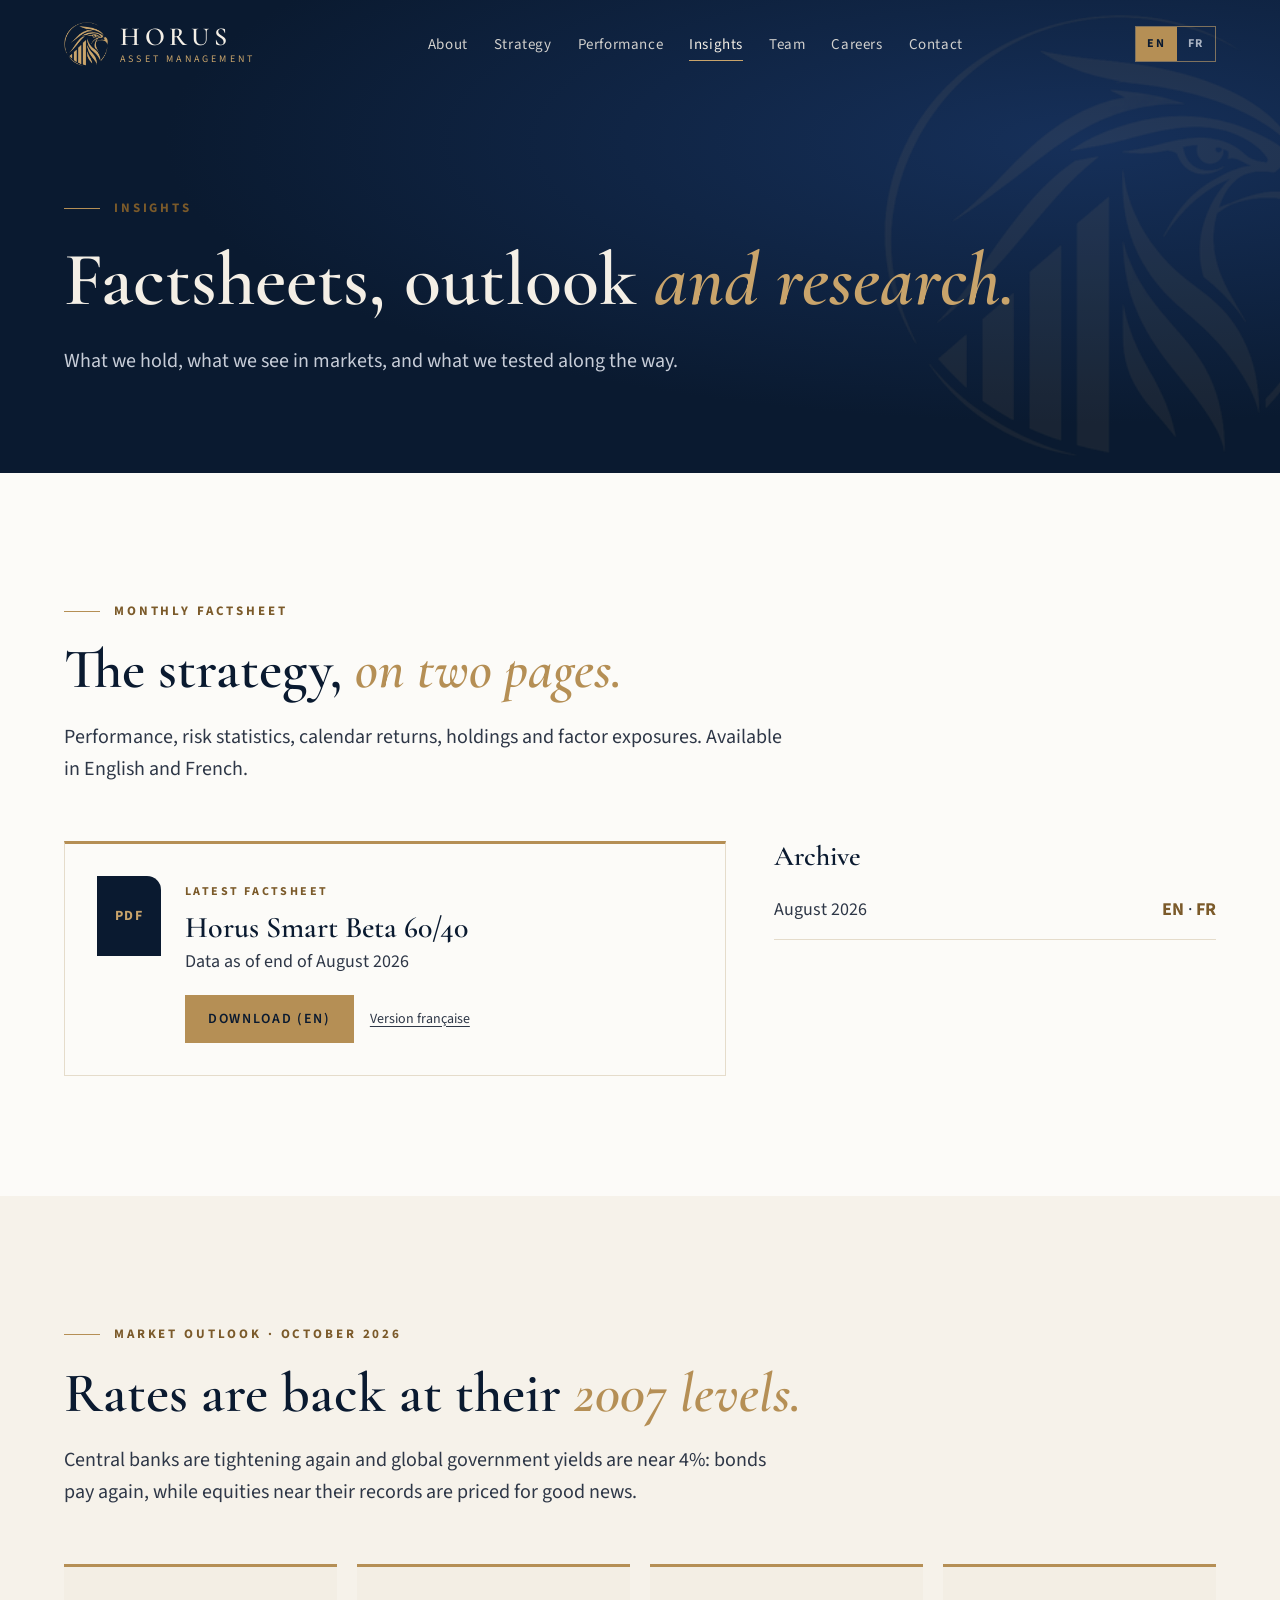
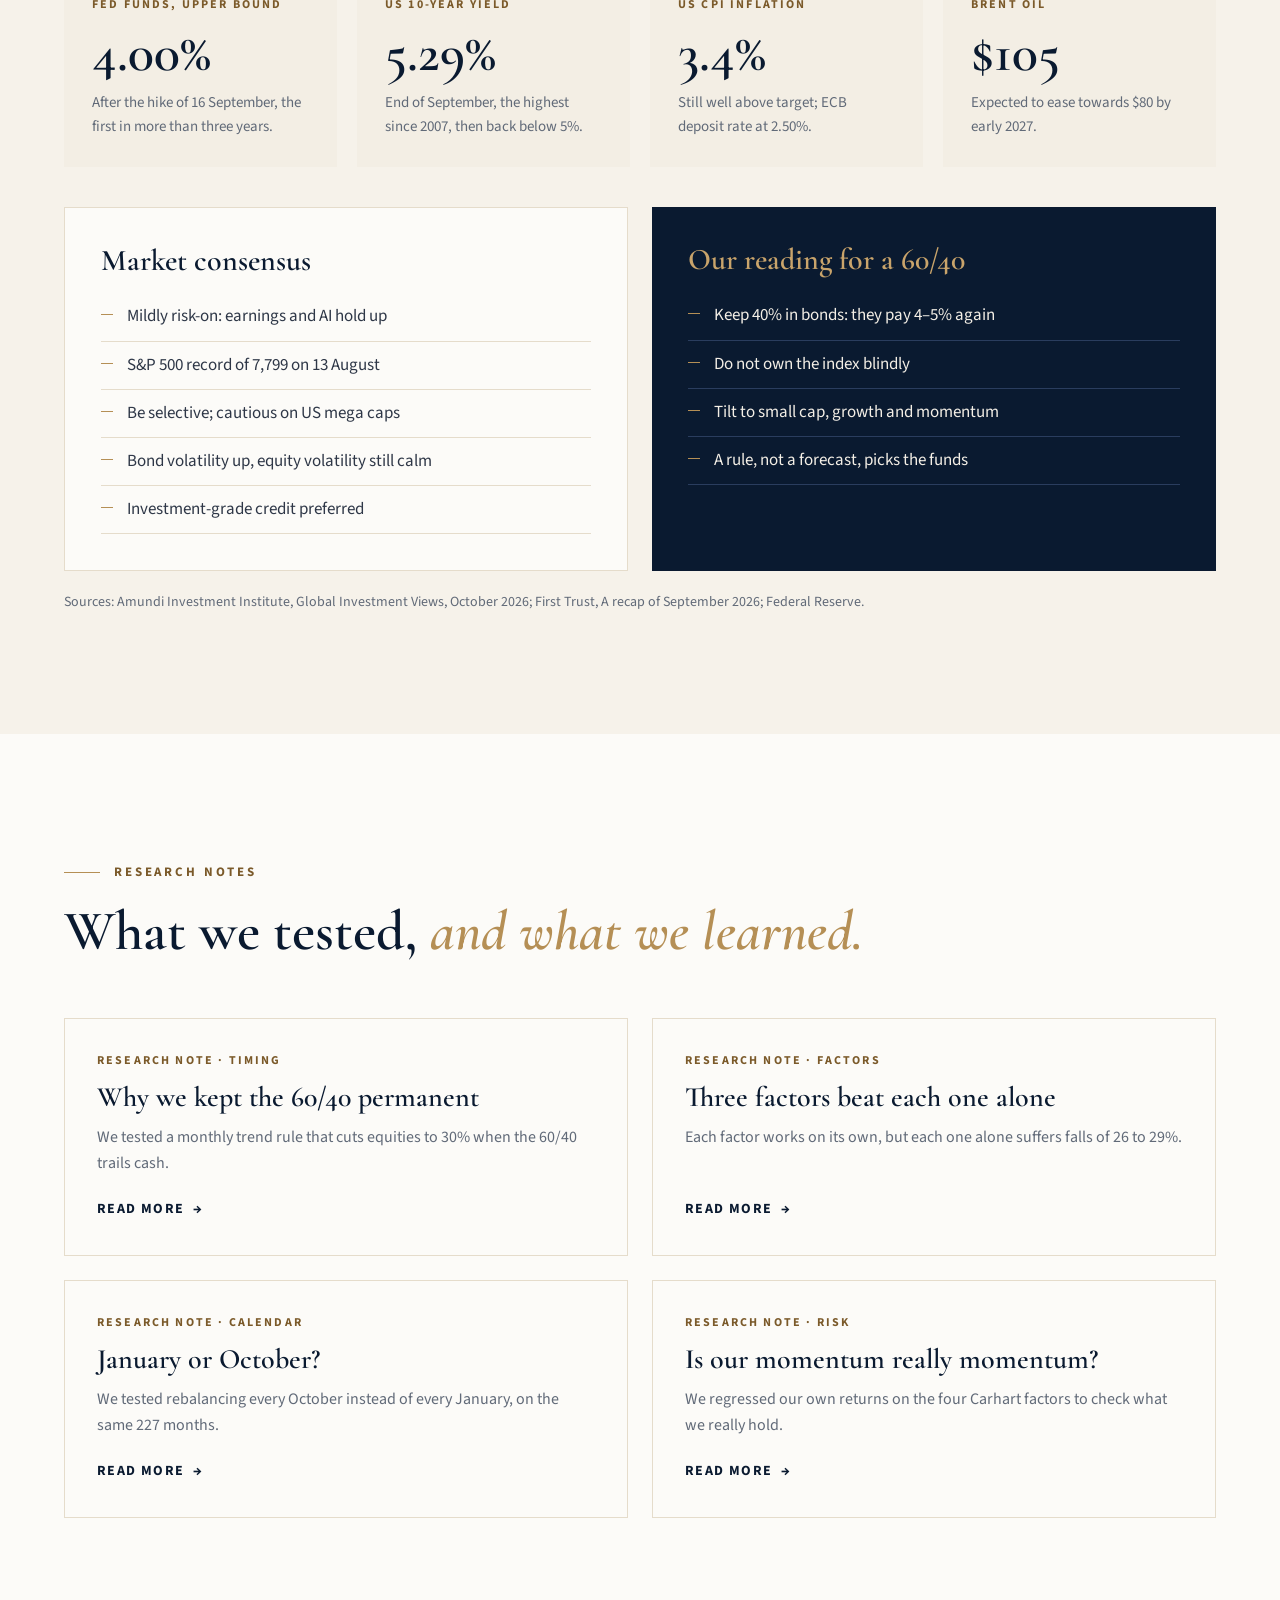
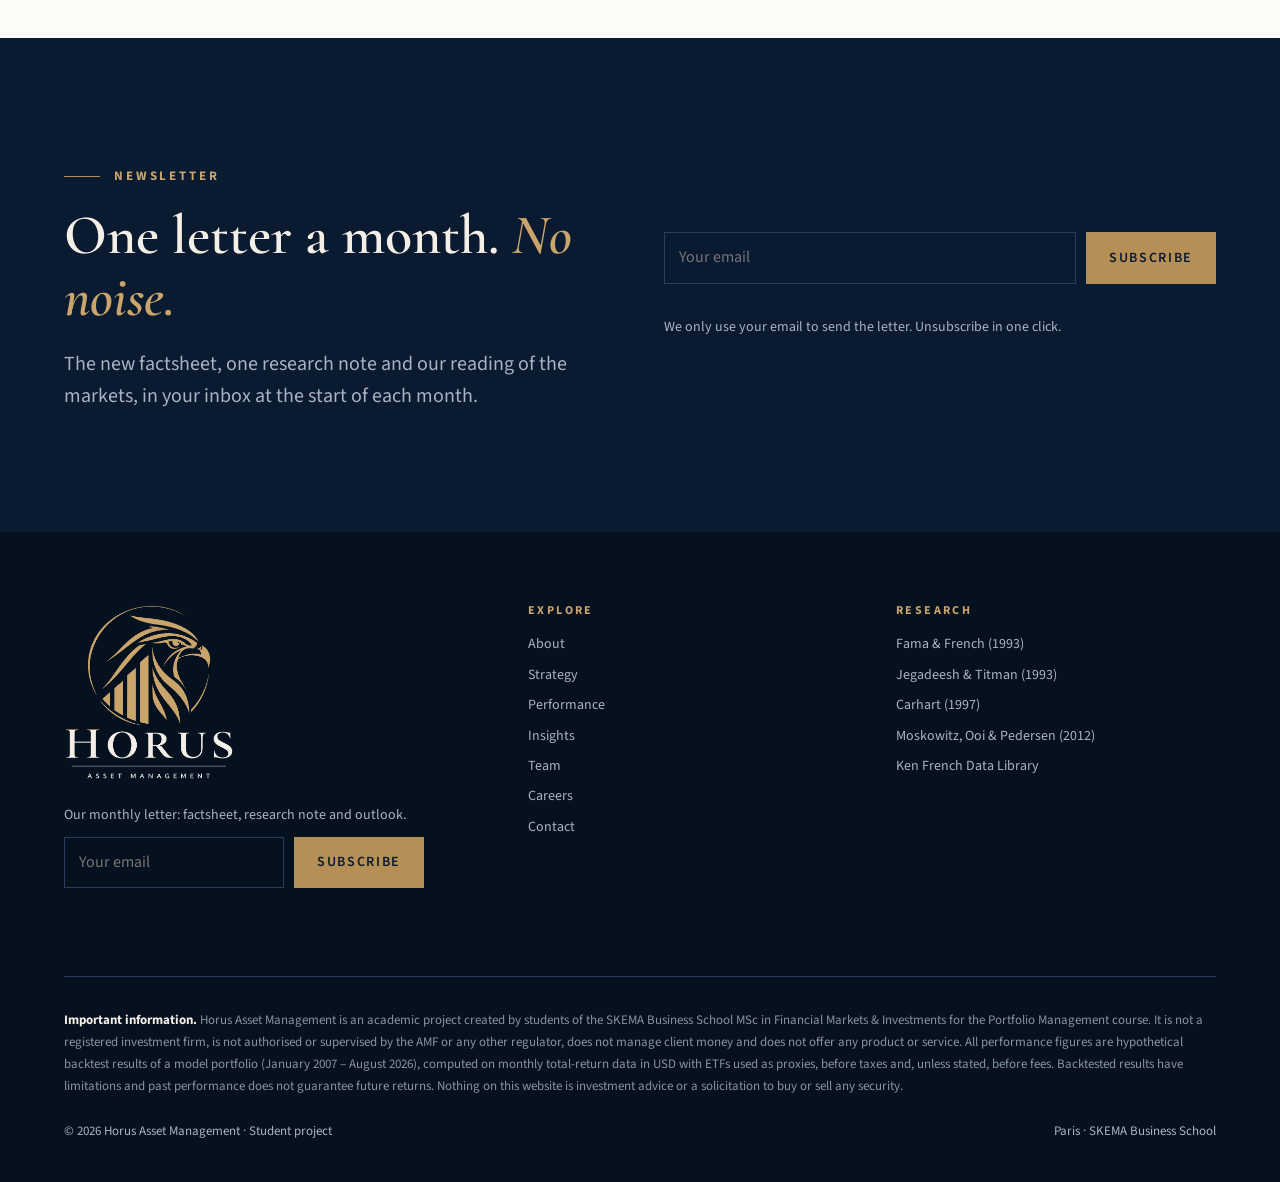
<file: insights.html>
<!doctype html>
<html lang="en">
<head>
<meta charset="utf-8">
<meta name="viewport" content="width=device-width, initial-scale=1">
<title data-i18n="ins.title">Insights · Horus Asset Management</title>
<meta name="description" content="Monthly factsheets, market outlook and research notes from Horus Asset Management.">
<meta name="theme-color" content="#0a1a30">
<link rel="icon" type="image/png" href="assets/img/favicon.png">
<link rel="preconnect" href="https://fonts.googleapis.com">
<link rel="preconnect" href="https://fonts.gstatic.com" crossorigin>
<link href="https://fonts.googleapis.com/css2?family=Cormorant+Garamond:ital,wght@0,500;0,600;0,700;1,500;1,600&family=Source+Sans+3:wght@300;400;600;700&display=swap" rel="stylesheet">
<link rel="stylesheet" href="assets/css/style.css">
</head>
<body data-page="insights">

<header class="page-hero">
  <div class="container">
    <span class="eyebrow reveal" data-i18n="ins.eyebrow">Insights</span>
    <h1 class="reveal d1" data-i18n="ins.h1">Factsheets, outlook <em>and research.</em></h1>
    <p class="lead reveal d2" data-i18n="ins.lead">What we hold, what we see in markets, and what we tested along the way.</p>
  </div>
</header>

<section id="factsheets">
  <div class="container">
    <div class="section-head">
      <span class="eyebrow reveal" data-i18n="fsl.eyebrow">Monthly factsheet</span>
      <h2 class="section-title reveal d1" data-i18n="fsl.title">The strategy, <em>on two pages.</em></h2>
      <p class="lead reveal d2" data-i18n="fsl.lead">Performance, risk statistics, calendar returns, holdings and factor exposures. Available in English and French.</p>
    </div>
    <div class="fs-grid">
      <div class="reveal" data-factsheet-latest></div>
      <div class="reveal d1">
        <h3 class="fs-arch-title" data-i18n="fsl.archive">Archive</h3>
        <ul class="fs-archive" data-factsheet-archive></ul>
      </div>
    </div>
  </div>
</section>

<section id="outlook" class="alt">
  <div class="container">
    <div class="section-head">
      <span class="eyebrow reveal" data-i18n="out.eyebrow">Market outlook · October 2026</span>
      <h2 class="section-title reveal d1" data-i18n="out.title">Rates are back at their <em>2007 levels.</em></h2>
      <p class="lead reveal d2" data-i18n="out.lead">Central banks are tightening again and global government yields are near 4%: bonds pay again, while equities near their records are priced for good news.</p>
    </div>
    <div class="macro">
      <div class="macro-card reveal"><div class="lbl" data-i18n="out.1.l">FED FUNDS, UPPER BOUND</div><div class="v">4.00%</div><p data-i18n="out.1.p">After the hike of 16 September, the first in more than three years.</p></div>
      <div class="macro-card reveal d1"><div class="lbl" data-i18n="out.2.l">US 10-YEAR YIELD</div><div class="v">5.29%</div><p data-i18n="out.2.p">End of September, the highest since 2007, then back below 5%.</p></div>
      <div class="macro-card reveal d2"><div class="lbl" data-i18n="out.3.l">US CPI INFLATION</div><div class="v">3.4%</div><p data-i18n="out.3.p">Still well above target; ECB deposit rate at 2.50%.</p></div>
      <div class="macro-card reveal d3"><div class="lbl" data-i18n="out.4.l">BRENT OIL</div><div class="v">$105</div><p data-i18n="out.4.p">Expected to ease towards $80 by early 2027.</p></div>
    </div>
    <div class="views">
      <div class="view light reveal"><h3 data-i18n="out.v1">Market consensus</h3><ul><li data-i18n="out.v1.1">Mildly risk-on: earnings and AI hold up</li><li data-i18n="out.v1.2">S&amp;P 500 record of 7,799 on 13 August</li><li data-i18n="out.v1.3">Be selective; cautious on US mega caps</li><li data-i18n="out.v1.4">Bond volatility up, equity volatility still calm</li><li data-i18n="out.v1.5">Investment-grade credit preferred</li></ul></div>
      <div class="view darkc reveal d1"><h3 data-i18n="out.v2">Our reading for a 60/40</h3><ul><li data-i18n="out.v2.1">Keep 40% in bonds: they pay 4–5% again</li><li data-i18n="out.v2.2">Do not own the index blindly</li><li data-i18n="out.v2.3">Tilt to small cap, growth and momentum</li><li data-i18n="out.v2.4">A rule, not a forecast, picks the funds</li></ul></div>
    </div>
    <p class="small reveal" style="margin-top:20px" data-i18n="out.src">Sources: Amundi Investment Institute, Global Investment Views, October 2026; First Trust, A recap of September 2026; Federal Reserve.</p>
  </div>
</section>

<section id="research">
  <div class="container">
    <div class="section-head">
      <span class="eyebrow reveal" data-i18n="res.eyebrow">Research notes</span>
      <h2 class="section-title reveal d1" data-i18n="res.title">What we tested, <em>and what we learned.</em></h2>
    </div>
    <div class="insights two-col">
      <article class="insight reveal">
        <span class="meta" data-i18n="res.1.m">RESEARCH NOTE · TIMING</span>
        <h3 data-i18n="res.1.t">Why we kept the 60/40 permanent</h3>
        <p data-i18n="res.1.p">We tested a monthly trend rule that cuts equities to 30% when the 60/40 trails cash.</p>
        <div class="full"><p data-i18n="res.1.f">It reduced the worst loss from −22.6% to −16.3%, but lowered the return from 9.0% to 8.4%, the information ratio from 0.54 to 0.33, and the Sharpe ratio of the last ten years from 0.70 to 0.65. It missed the rebounds of 2009, 2019 and 2020. We keep it as an option for more cautious mandates.</p></div>
        <div class="more"><button class="read" data-i18n="js.read">Read more</button></div>
      </article>
      <article class="insight reveal d1">
        <span class="meta" data-i18n="res.2.m">RESEARCH NOTE · FACTORS</span>
        <h3 data-i18n="res.2.t">Three factors beat each one alone</h3>
        <p data-i18n="res.2.p">Each factor works on its own, but each one alone suffers falls of 26 to 29%.</p>
        <div class="full"><p data-i18n="res.2.f">Small cap alone: Sharpe 0.52, worst loss −26.1%. Growth alone: 0.71 and −29.2%. Momentum alone: 0.58 and −29.5%. Together they point to different funds in different years, and the worst loss shrinks to −22.6% with a Sharpe ratio of 0.69.</p></div>
        <div class="more"><button class="read" data-i18n="js.read">Read more</button></div>
      </article>
      <article class="insight reveal">
        <span class="meta" data-i18n="res.3.m">RESEARCH NOTE · CALENDAR</span>
        <h3 data-i18n="res.3.t">January or October?</h3>
        <p data-i18n="res.3.p">We tested rebalancing every October instead of every January, on the same 227 months.</p>
        <div class="full"><p data-i18n="res.3.f">January: 8.5% a year, Sharpe 0.65, worst loss −22.6%. October: 7.6%, 0.57 and −31.4%. The idea still works in October, so it does not hang on one date, but January does better and uses the full calendar year of data.</p></div>
        <div class="more"><button class="read" data-i18n="js.read">Read more</button></div>
      </article>
      <article class="insight reveal d1">
        <span class="meta" data-i18n="res.4.m">RESEARCH NOTE · RISK</span>
        <h3 data-i18n="res.4.t">Is our momentum really momentum?</h3>
        <p data-i18n="res.4.p">We regressed our own returns on the four Carhart factors to check what we really hold.</p>
        <div class="full"><p data-i18n="res.4.f">Small cap loading +0.19 (t = 6.0) and momentum +0.06 (t = 2.9) are significant, while the 60/40 benchmark is negative on both. Growth has the right sign but is not significant (t = −1.6). With robust Newey-West errors, the conclusions hold. The alpha left after the factors is not significant: our return comes from the exposures we announce.</p></div>
        <div class="more"><button class="read" data-i18n="js.read">Read more</button></div>
      </article>
    </div>
  </div>
</section>

<section class="dark" id="newsletter">
  <div class="container news-band">
    <div>
      <span class="eyebrow reveal" data-i18n="nl.eyebrow">Newsletter</span>
      <h2 class="section-title reveal d1" data-i18n="nl.title">One letter a month. <em>No noise.</em></h2>
      <p class="lead reveal d2" data-i18n="nl.lead">The new factsheet, one research note and our reading of the markets, in your inbox at the start of each month.</p>
    </div>
    <form class="news-big reveal d2" data-newsletter>
      <div class="news-row"><input type="email" name="email" required placeholder="Your email" data-i18n-ph="news.ph" aria-label="Email"><button class="btn solid" type="submit" data-i18n="news.btn">Subscribe</button></div>
      <p class="news-msg small" aria-live="polite"></p>
      <p class="small" data-i18n="nl.privacy">We only use your email to send the letter. Unsubscribe in one click.</p>
    </form>
  </div>
</section>

<script src="assets/js/config.js"></script>
<script src="assets/js/data.js"></script>
<script src="assets/js/factsheets.js"></script>
<script src="assets/js/team-data.js"></script>
<script src="assets/js/layout.js"></script>
<script src="assets/js/i18n.js"></script>
<script src="assets/js/main.js"></script>
</body>
</html>
</file>
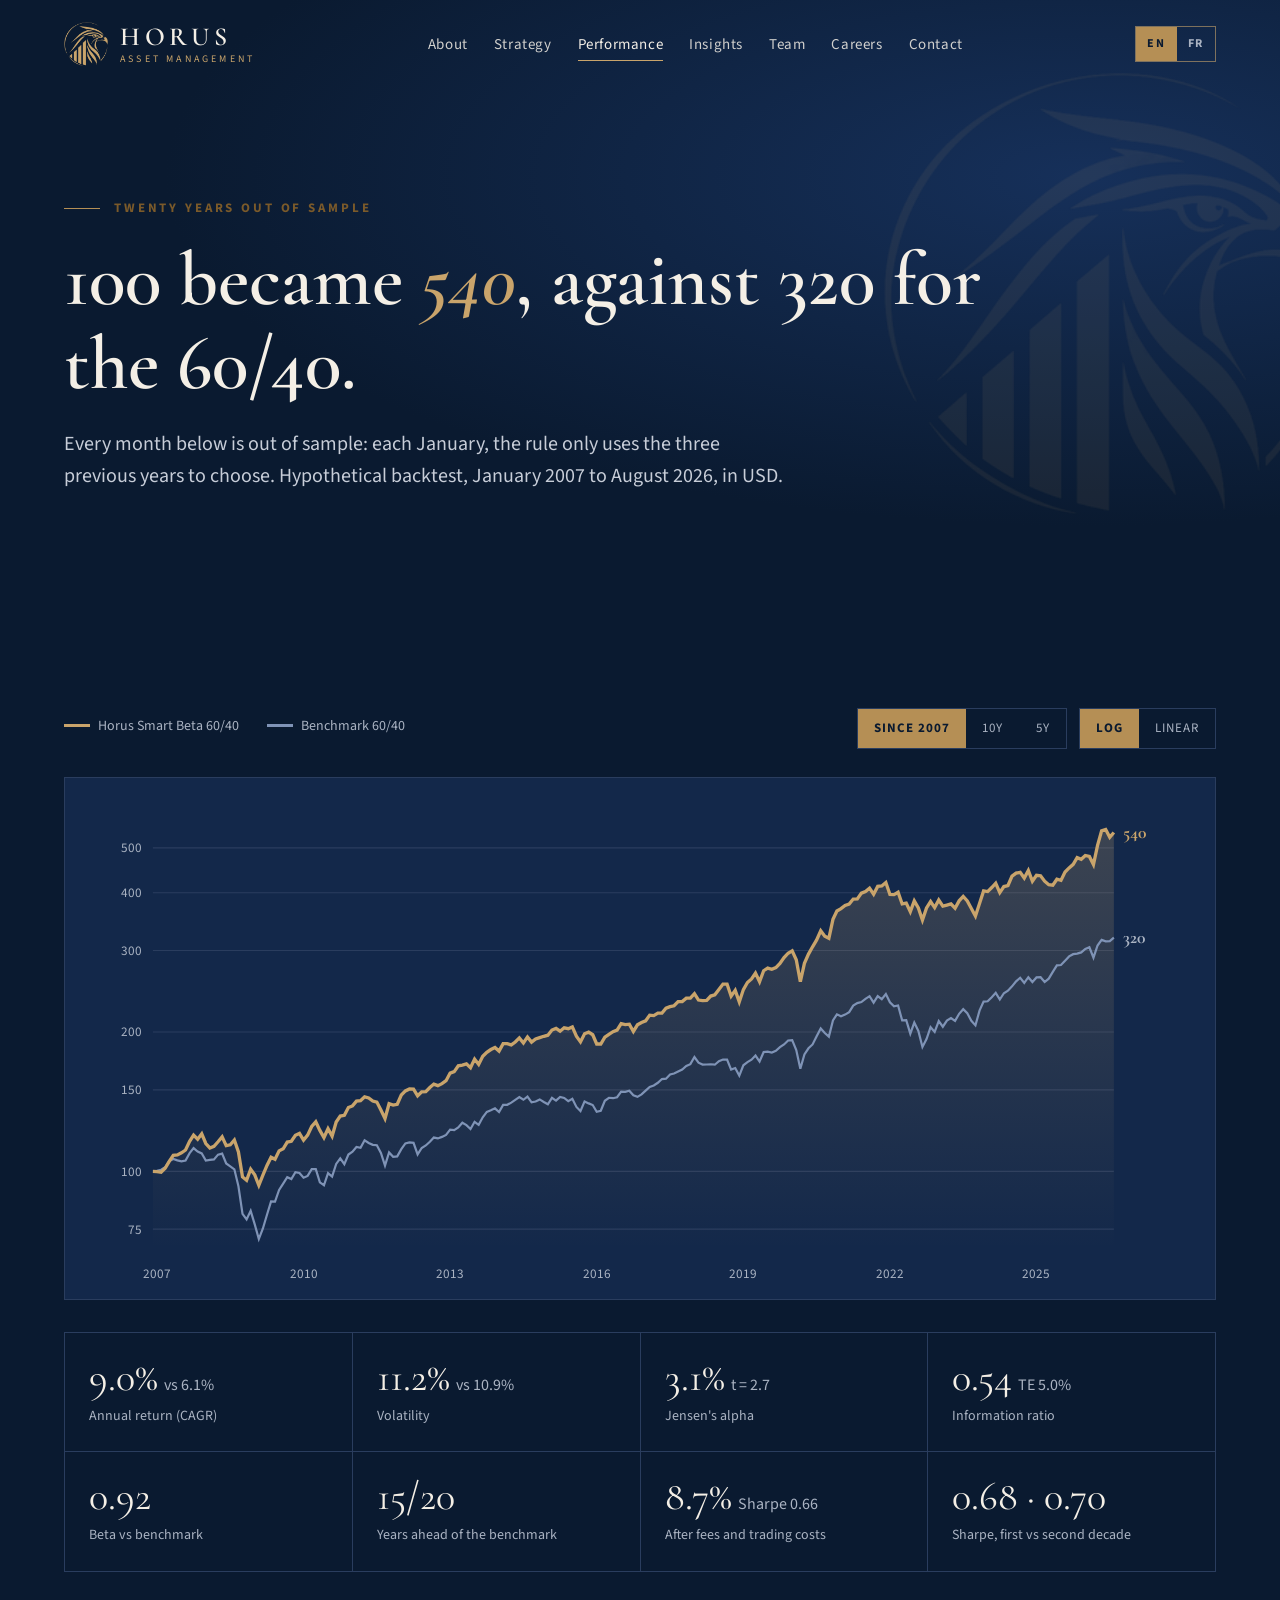
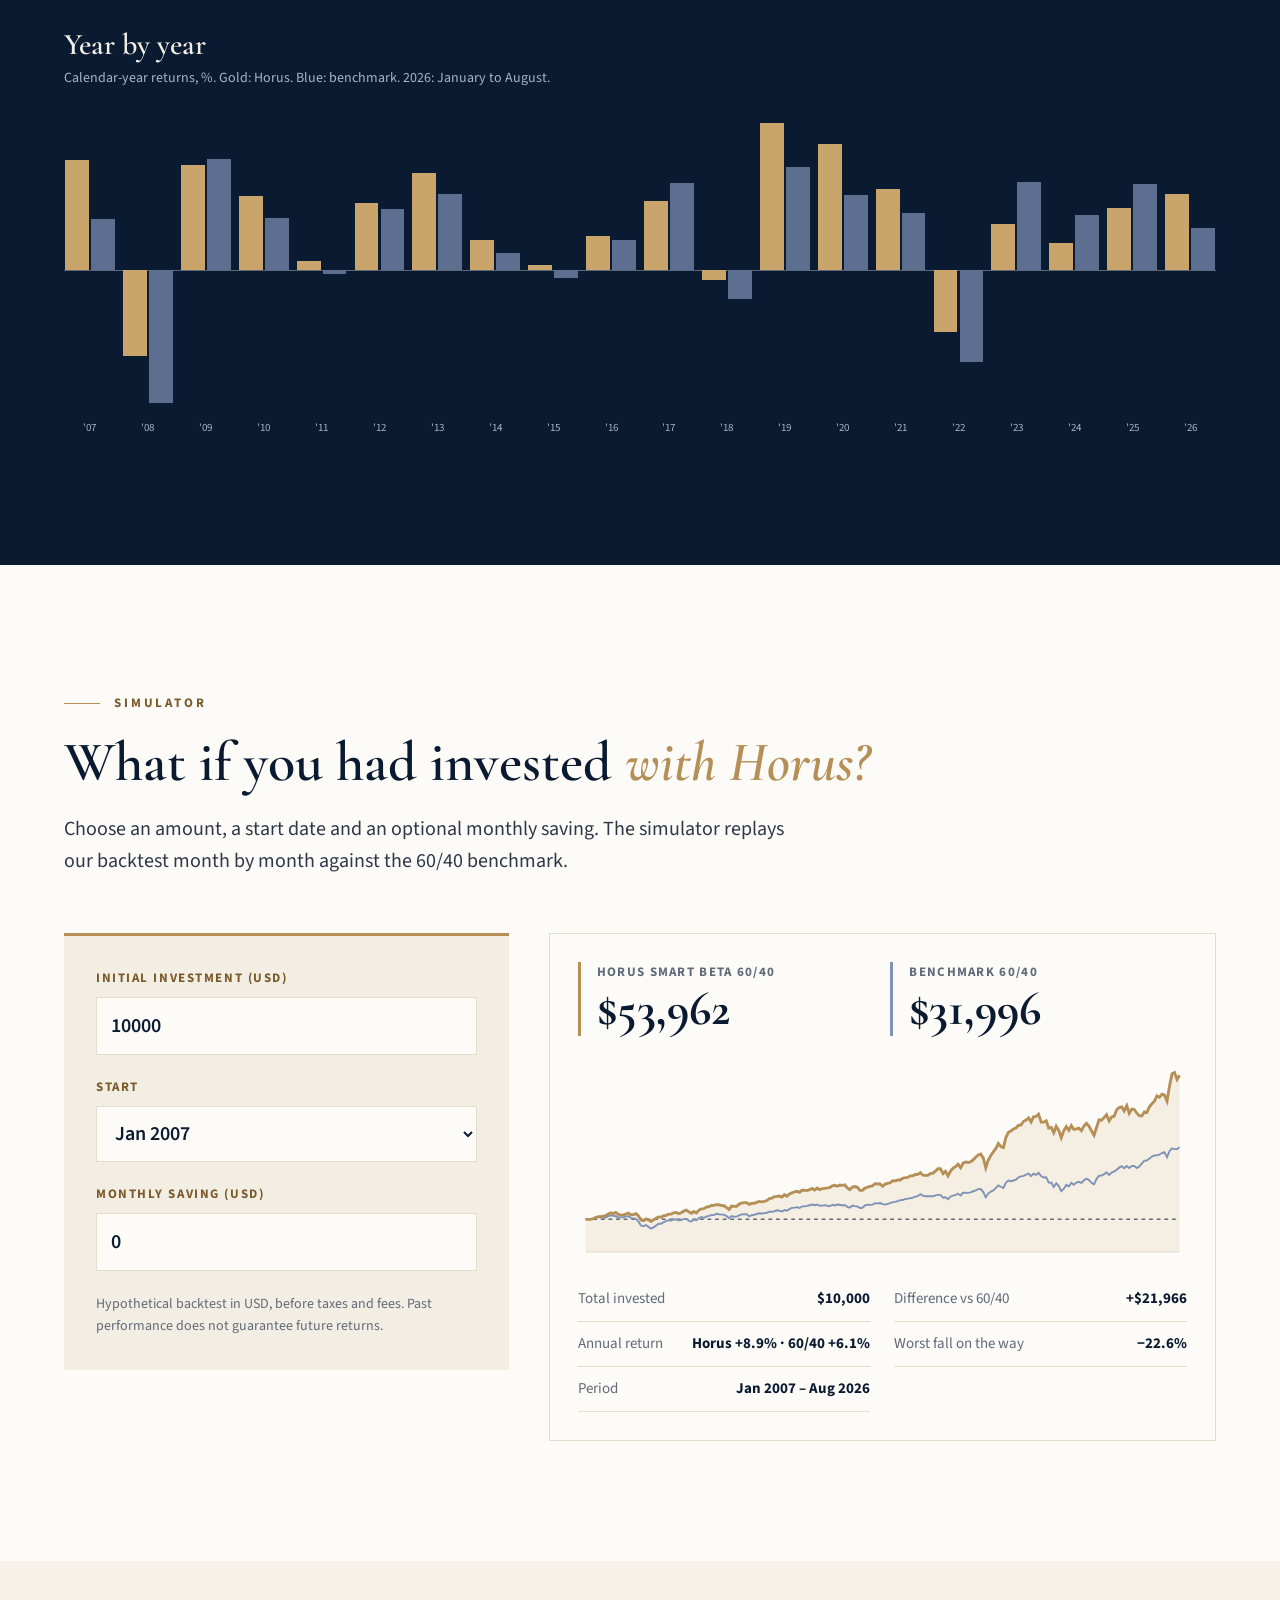
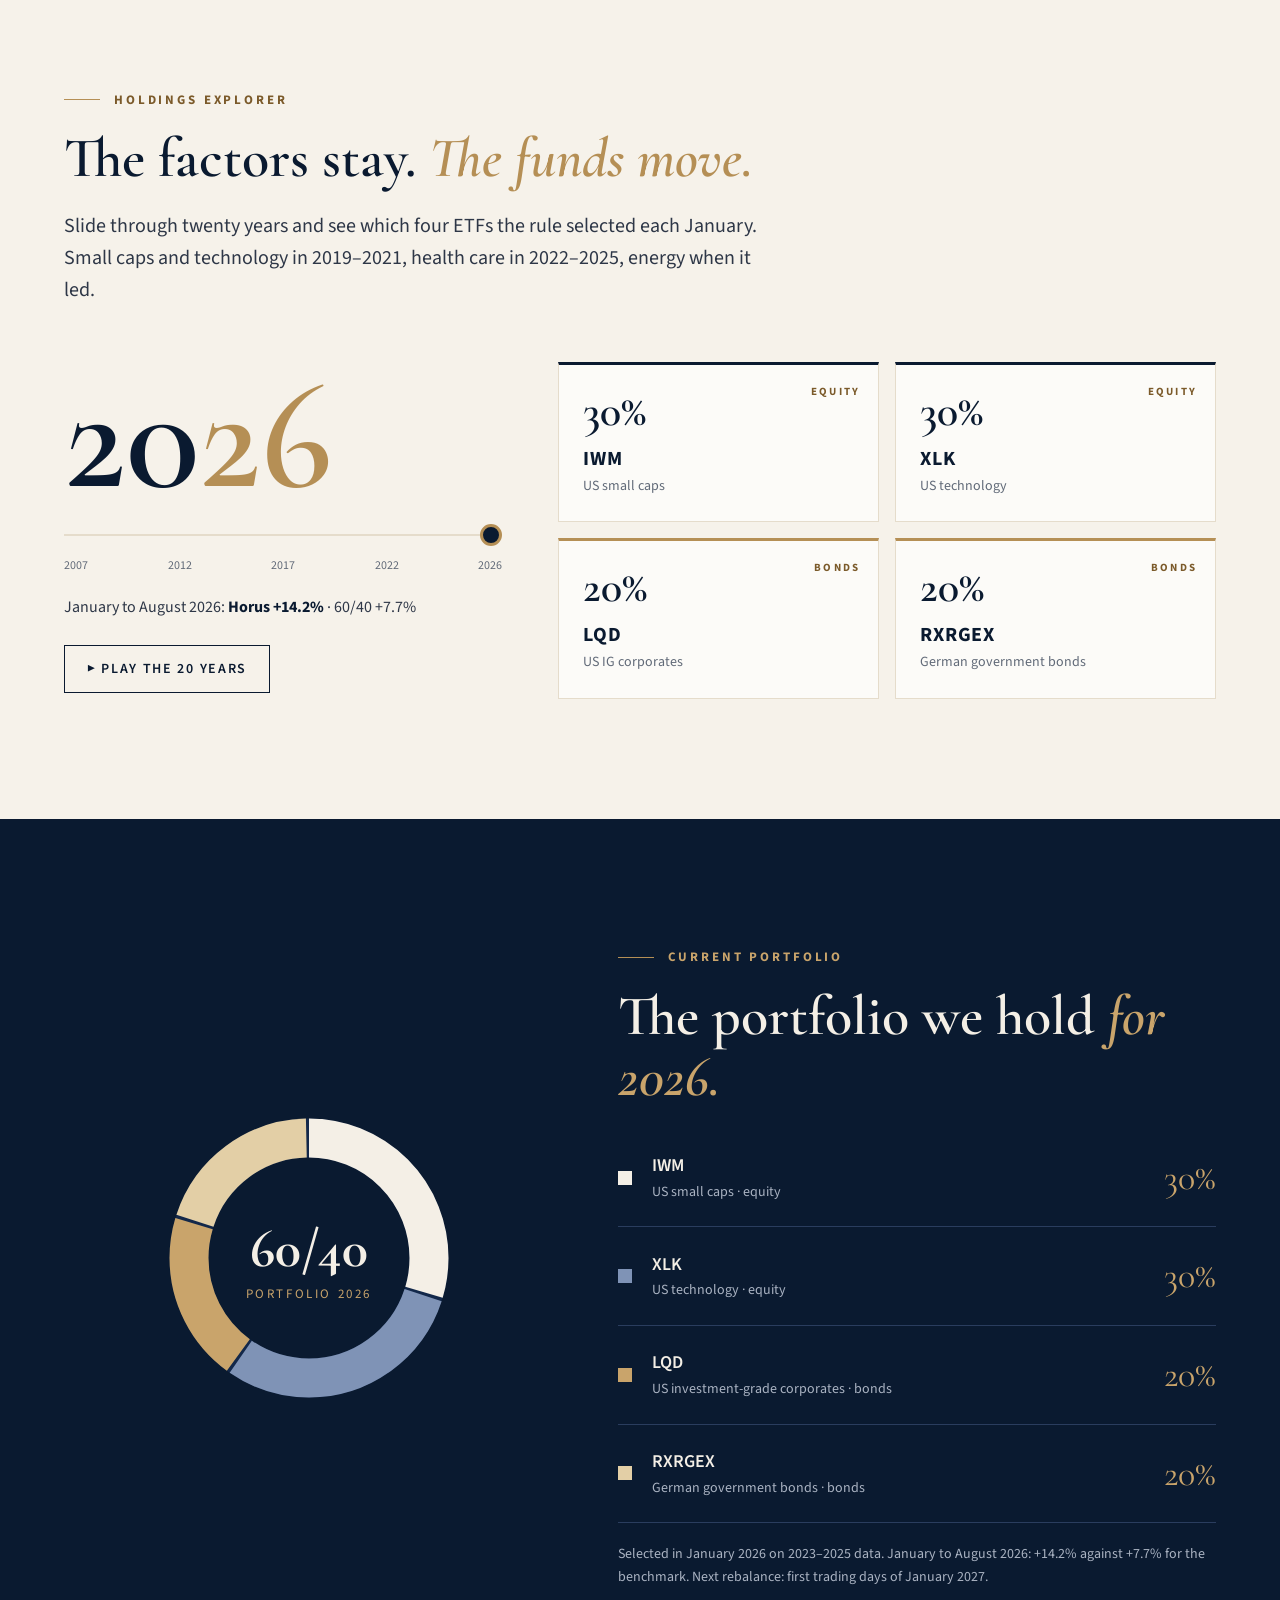
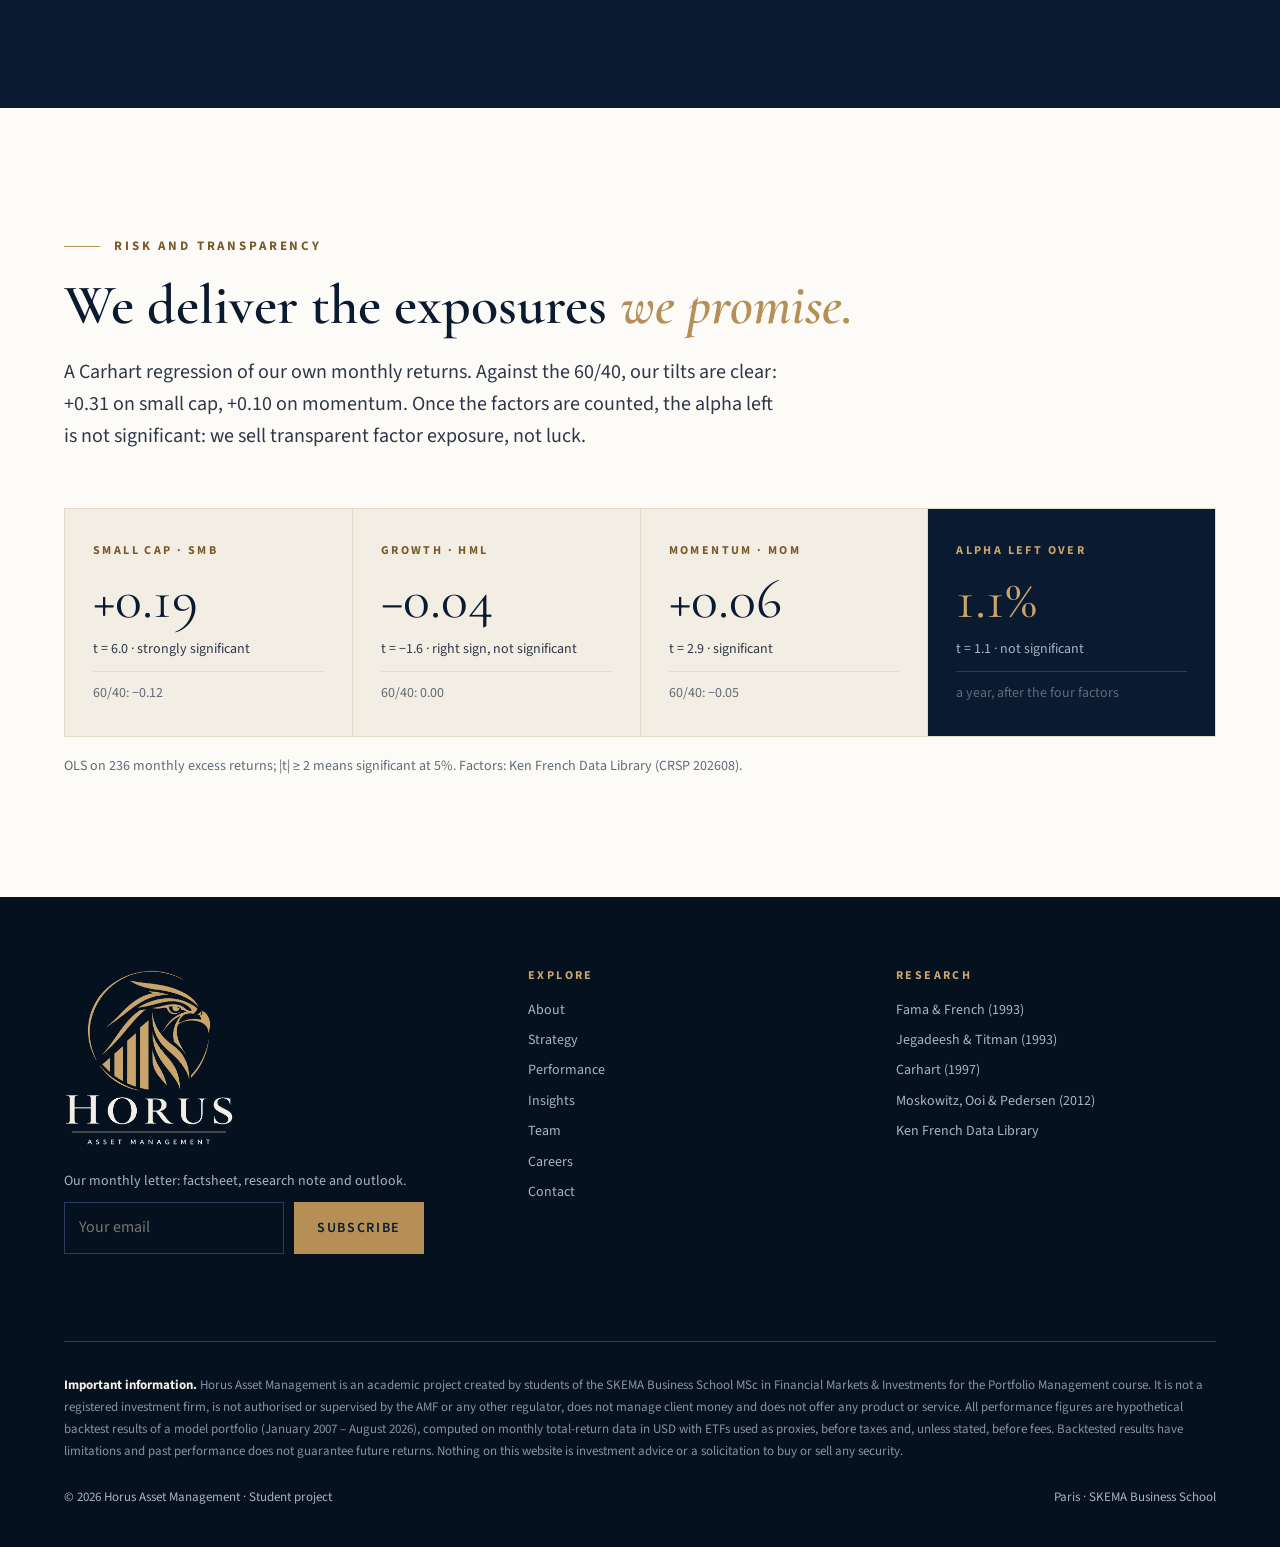
<file: performance.html>
<!doctype html>
<html lang="en">
<head>
<meta charset="utf-8">
<meta name="viewport" content="width=device-width, initial-scale=1">
<title data-i18n="perf.title">Performance · Horus Asset Management</title>
<meta name="description" content="Twenty years out of sample: 9.0% a year against 6.1% for a 60/40, Sharpe 0.69, worst loss −22.6%. Interactive chart, simulator and holdings explorer.">
<meta name="theme-color" content="#0a1a30">
<link rel="icon" type="image/png" href="assets/img/favicon.png">
<link rel="preconnect" href="https://fonts.googleapis.com">
<link rel="preconnect" href="https://fonts.gstatic.com" crossorigin>
<link href="https://fonts.googleapis.com/css2?family=Cormorant+Garamond:ital,wght@0,500;0,600;0,700;1,500;1,600&family=Source+Sans+3:wght@300;400;600;700&display=swap" rel="stylesheet">
<link rel="stylesheet" href="assets/css/style.css">
</head>
<body data-page="performance">

<header class="page-hero">
  <div class="container">
    <span class="eyebrow reveal" data-i18n="perf.eyebrow">Twenty years out of sample</span>
    <h1 class="reveal d1" data-i18n="perf.h1">100 became <em>540</em>, against 320 for the 60/40.</h1>
    <p class="lead reveal d2" data-i18n="perf.lead">Every month below is out of sample: each January, the rule only uses the three previous years to choose. Hypothetical backtest, January 2007 to August 2026, in USD.</p>
  </div>
</header>

<section class="dark" id="performance">
  <div class="container">
    <div class="perf-top reveal">
      <div class="legend"><span><i style="background:#c9a46b"></i>Horus Smart Beta 60/40</span><span><i style="background:#7f93b6"></i><span data-i18n="leg.bench">Benchmark 60/40</span></span></div>
      <div class="toggles">
        <div class="toggle" id="rangeToggle"><button data-r="all" class="on" data-i18n="tg.all">Since 2007</button><button data-r="10" data-i18n="tg.10">10Y</button><button data-r="5" data-i18n="tg.5">5Y</button></div>
        <div class="toggle" id="scaleToggle"><button data-s="log" class="on">Log</button><button data-s="lin" data-i18n="tg.lin">Linear</button></div>
      </div>
    </div>
    <div class="chart-wrap reveal">
      <svg id="growthChart" viewBox="0 0 1000 440" role="img" aria-label="Growth of 100 invested in December 2006, Horus strategy against the 60/40 benchmark"></svg>
      <div class="tooltip" id="tip"></div>
    </div>
    <div class="stats">
      <div class="stat reveal"><div class="v">9.0%<small data-i18n="st.vs61">vs 6.1%</small></div><div class="l" data-i18n="st.cagr">Annual return (CAGR)</div></div>
      <div class="stat reveal d1"><div class="v">11.2%<small data-i18n="st.vs109">vs 10.9%</small></div><div class="l" data-i18n="st.vol">Volatility</div></div>
      <div class="stat reveal d2"><div class="v">3.1%<small>t = 2.7</small></div><div class="l" data-i18n="st.alpha">Jensen's alpha</div></div>
      <div class="stat reveal d3"><div class="v">0.54<small>TE 5.0%</small></div><div class="l" data-i18n="st.ir">Information ratio</div></div>
      <div class="stat reveal"><div class="v">0.92</div><div class="l" data-i18n="st.beta">Beta vs benchmark</div></div>
      <div class="stat reveal d1"><div class="v">15/20</div><div class="l" data-i18n="st.years">Years ahead of the benchmark</div></div>
      <div class="stat reveal d2"><div class="v">8.7%<small>Sharpe 0.66</small></div><div class="l" data-i18n="st.costs">After fees and trading costs</div></div>
      <div class="stat reveal d3"><div class="v">0.68 · 0.70</div><div class="l" data-i18n="st.decades">Sharpe, first vs second decade</div></div>
    </div>
    <div class="annual-wrap">
      <h3 class="reveal" data-i18n="ann.title">Year by year</h3>
      <p class="small reveal" data-i18n="ann.sub">Calendar-year returns, %. Gold: Horus. Blue: benchmark. 2026: January to August.</p>
      <div class="bar-chart" id="barChart" aria-label="Annual returns 2007 to 2026"></div>
      <div style="height:36px"></div>
    </div>
  </div>
</section>

<section id="simulator">
  <div class="container">
    <div class="section-head">
      <span class="eyebrow reveal" data-i18n="sim.eyebrow">Simulator</span>
      <h2 class="section-title reveal d1" data-i18n="sim.title">What if you had invested <em>with Horus?</em></h2>
      <p class="lead reveal d2" data-i18n="sim.lead">Choose an amount, a start date and an optional monthly saving. The simulator replays our backtest month by month against the 60/40 benchmark.</p>
    </div>
    <div class="sim reveal">
      <form class="sim-form" id="simForm">
        <label><span data-i18n="sim.amount">Initial investment (USD)</span><input type="number" id="simAmount" min="0" step="500" value="10000"></label>
        <label><span data-i18n="sim.start">Start</span><select id="simStart"></select></label>
        <label><span data-i18n="sim.monthly">Monthly saving (USD)</span><input type="number" id="simMonthly" min="0" step="50" value="0"></label>
        <p class="small" data-i18n="sim.note">Hypothetical backtest in USD, before taxes and fees. Past performance does not guarantee future returns.</p>
      </form>
      <div class="sim-out">
        <div class="sim-nums">
          <div class="sim-num gold"><span class="l">Horus Smart Beta 60/40</span><b id="simH">–</b></div>
          <div class="sim-num"><span class="l" data-i18n="leg.bench">Benchmark 60/40</span><b id="simB">–</b></div>
        </div>
        <svg id="simChart" viewBox="0 0 640 220" role="img" aria-label="Simulated value of the investment over time"></svg>
        <div class="sim-meta" id="simMeta"></div>
      </div>
    </div>
  </div>
</section>

<section id="holdings" class="alt">
  <div class="container">
    <div class="section-head">
      <span class="eyebrow reveal" data-i18n="hx.eyebrow">Holdings explorer</span>
      <h2 class="section-title reveal d1" data-i18n="hx.title">The factors stay. <em>The funds move.</em></h2>
      <p class="lead reveal d2" data-i18n="hx.lead">Slide through twenty years and see which four ETFs the rule selected each January. Small caps and technology in 2019–2021, health care in 2022–2025, energy when it led.</p>
    </div>
    <div class="explorer">
      <div class="reveal">
        <div class="year-display" id="yearDisplay">20<span>26</span></div>
        <input type="range" min="2007" max="2026" value="2026" class="slider" id="yearSlider" aria-label="Select a year">
        <div class="slider-scale"><span>2007</span><span>2012</span><span>2017</span><span>2022</span><span>2026</span></div>
        <div class="year-ret" id="yearRet"></div>
        <button class="btn ink play" id="playBtn">▶ Play</button>
      </div>
      <div class="holdings reveal d2" id="holdingsGrid"></div>
    </div>
  </div>
</section>

<section class="dark">
  <div class="container">
    <div class="alloc">
      <div class="donut reveal">
        <svg viewBox="0 0 200 200" id="donut" aria-label="2026 allocation: IWM 30%, XLK 30%, LQD 20%, RXRGEX 20%"></svg>
        <div class="center"><b>60/40</b><span data-i18n="pf.center">PORTFOLIO 2026</span></div>
      </div>
      <div>
        <span class="eyebrow reveal" data-i18n="pf.eyebrow">Current portfolio</span>
        <h2 class="section-title reveal d1" data-i18n="pf.title">The portfolio we hold <em>for 2026.</em></h2>
        <ul class="alloc-list reveal d2">
          <li><i style="background:#f4efe6"></i><div><div class="nm">IWM</div><div class="ds" data-i18n="pf.1">US small caps · equity</div></div><div class="pc">30%</div></li>
          <li><i style="background:#7f93b6"></i><div><div class="nm">XLK</div><div class="ds" data-i18n="pf.2">US technology · equity</div></div><div class="pc">30%</div></li>
          <li><i style="background:#c9a46b"></i><div><div class="nm">LQD</div><div class="ds" data-i18n="pf.3">US investment-grade corporates · bonds</div></div><div class="pc">20%</div></li>
          <li><i style="background:#e3cfa6"></i><div><div class="nm">RXRGEX</div><div class="ds" data-i18n="pf.4">German government bonds · bonds</div></div><div class="pc">20%</div></li>
        </ul>
        <p class="small reveal" style="margin-top:20px" data-i18n="pf.note">Selected in January 2026 on 2023–2025 data. January to August 2026: +14.2% against +7.7% for the benchmark. Next rebalance: first trading days of January 2027.</p>
      </div>
    </div>
  </div>
</section>

<section>
  <div class="container">
    <div class="section-head">
      <span class="eyebrow reveal" data-i18n="car.eyebrow">Risk and transparency</span>
      <h2 class="section-title reveal d1" data-i18n="car.title">We deliver the exposures <em>we promise.</em></h2>
      <p class="lead reveal d2" data-i18n="car.lead">A Carhart regression of our own monthly returns. Against the 60/40, our tilts are clear: +0.31 on small cap, +0.10 on momentum. Once the factors are counted, the alpha left is not significant: we sell transparent factor exposure, not luck.</p>
    </div>
    <div class="carhart light">
      <div class="loading reveal"><div class="k">SMALL CAP · SMB</div><div class="v">+0.19</div><p data-i18n="car.1">t = 6.0 · strongly significant</p><p class="cmp">60/40: −0.12</p></div>
      <div class="loading reveal d1"><div class="k">GROWTH · HML</div><div class="v">−0.04</div><p data-i18n="car.2">t = −1.6 · right sign, not significant</p><p class="cmp">60/40: 0.00</p></div>
      <div class="loading reveal d2"><div class="k">MOMENTUM · MOM</div><div class="v">+0.06</div><p data-i18n="car.3">t = 2.9 · significant</p><p class="cmp">60/40: −0.05</p></div>
      <div class="loading alpha reveal d3"><div class="k" data-i18n="car.4.k">ALPHA LEFT OVER</div><div class="v">1.1%</div><p data-i18n="car.4">t = 1.1 · not significant</p><p class="cmp" data-i18n="car.4.c">a year, after the four factors</p></div>
    </div>
    <p class="small reveal" style="margin-top:18px" data-i18n="car.note">OLS on 236 monthly excess returns; |t| ≥ 2 means significant at 5%. Factors: Ken French Data Library (CRSP 202608).</p>
  </div>
</section>

<script src="assets/js/config.js"></script>
<script src="assets/js/data.js"></script>
<script src="assets/js/factsheets.js"></script>
<script src="assets/js/team-data.js"></script>
<script src="assets/js/layout.js"></script>
<script src="assets/js/i18n.js"></script>
<script src="assets/js/main.js"></script>
</body>
</html>
</file>
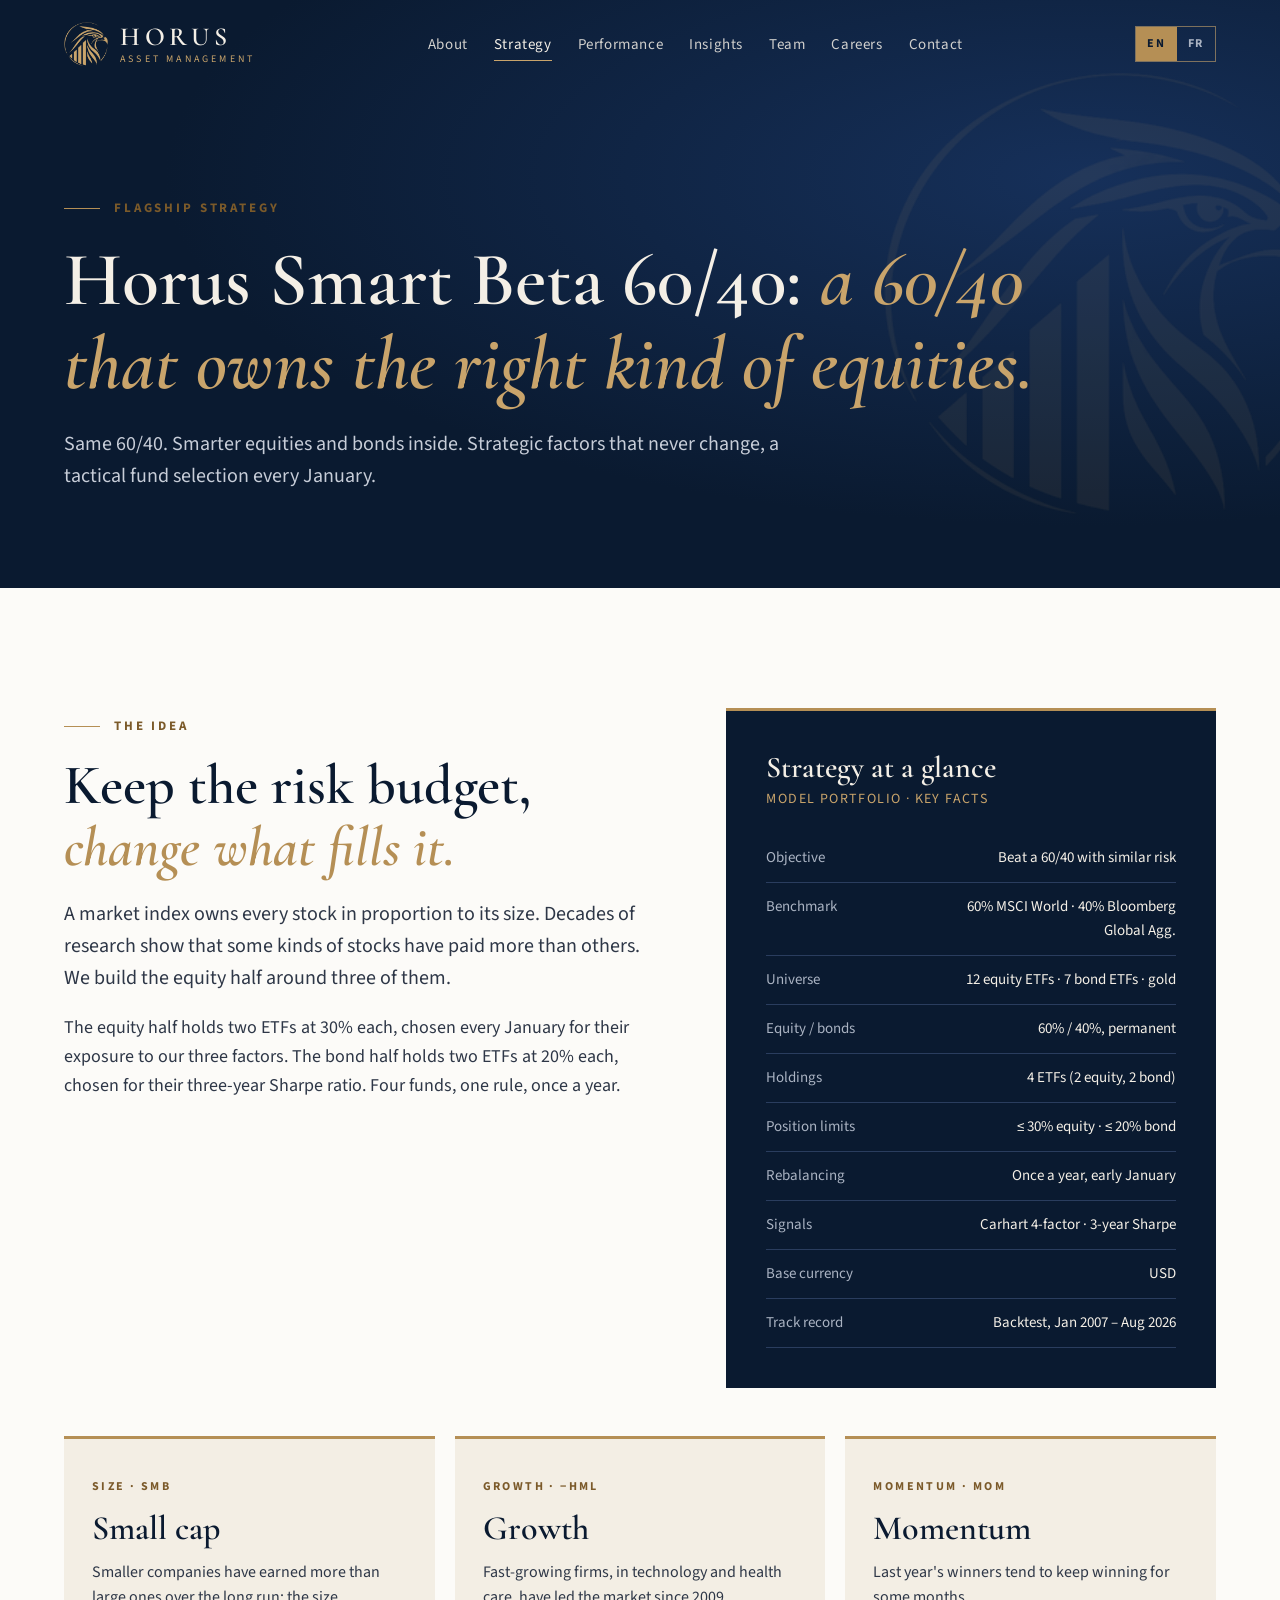
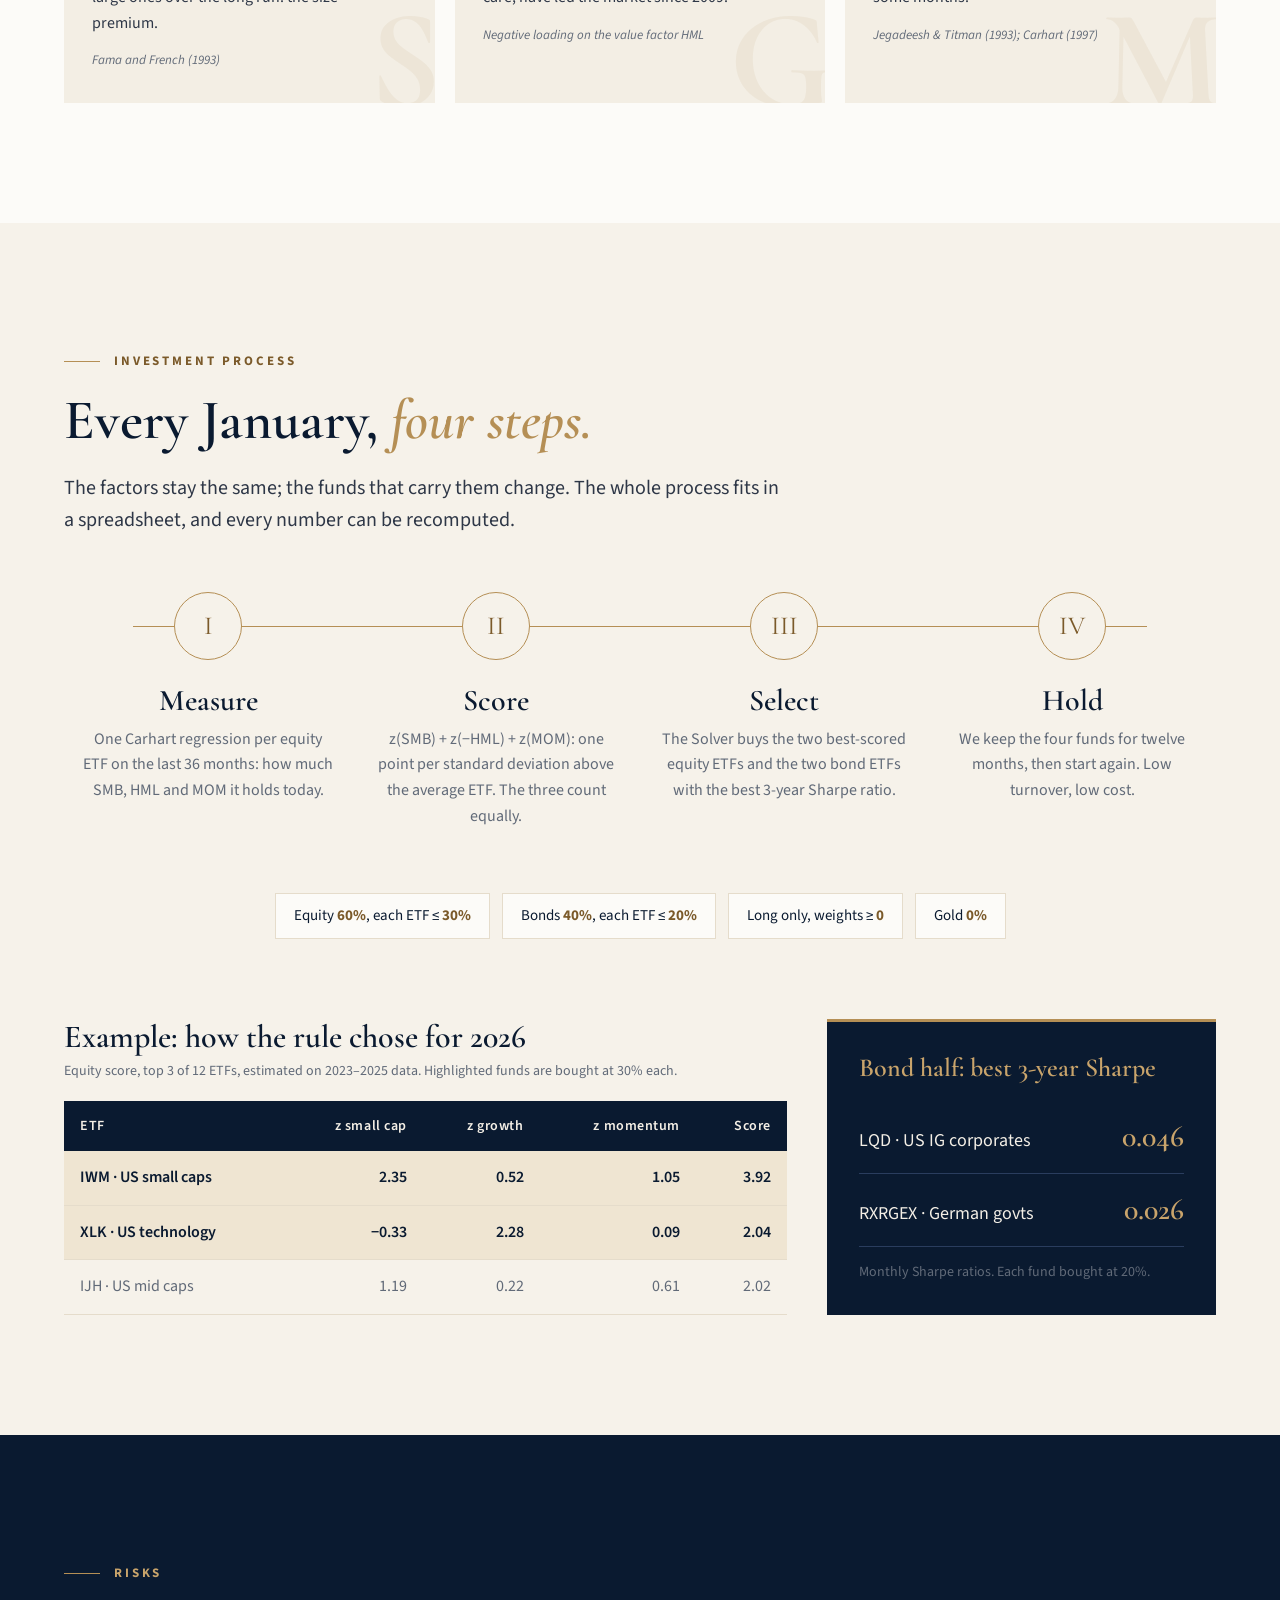
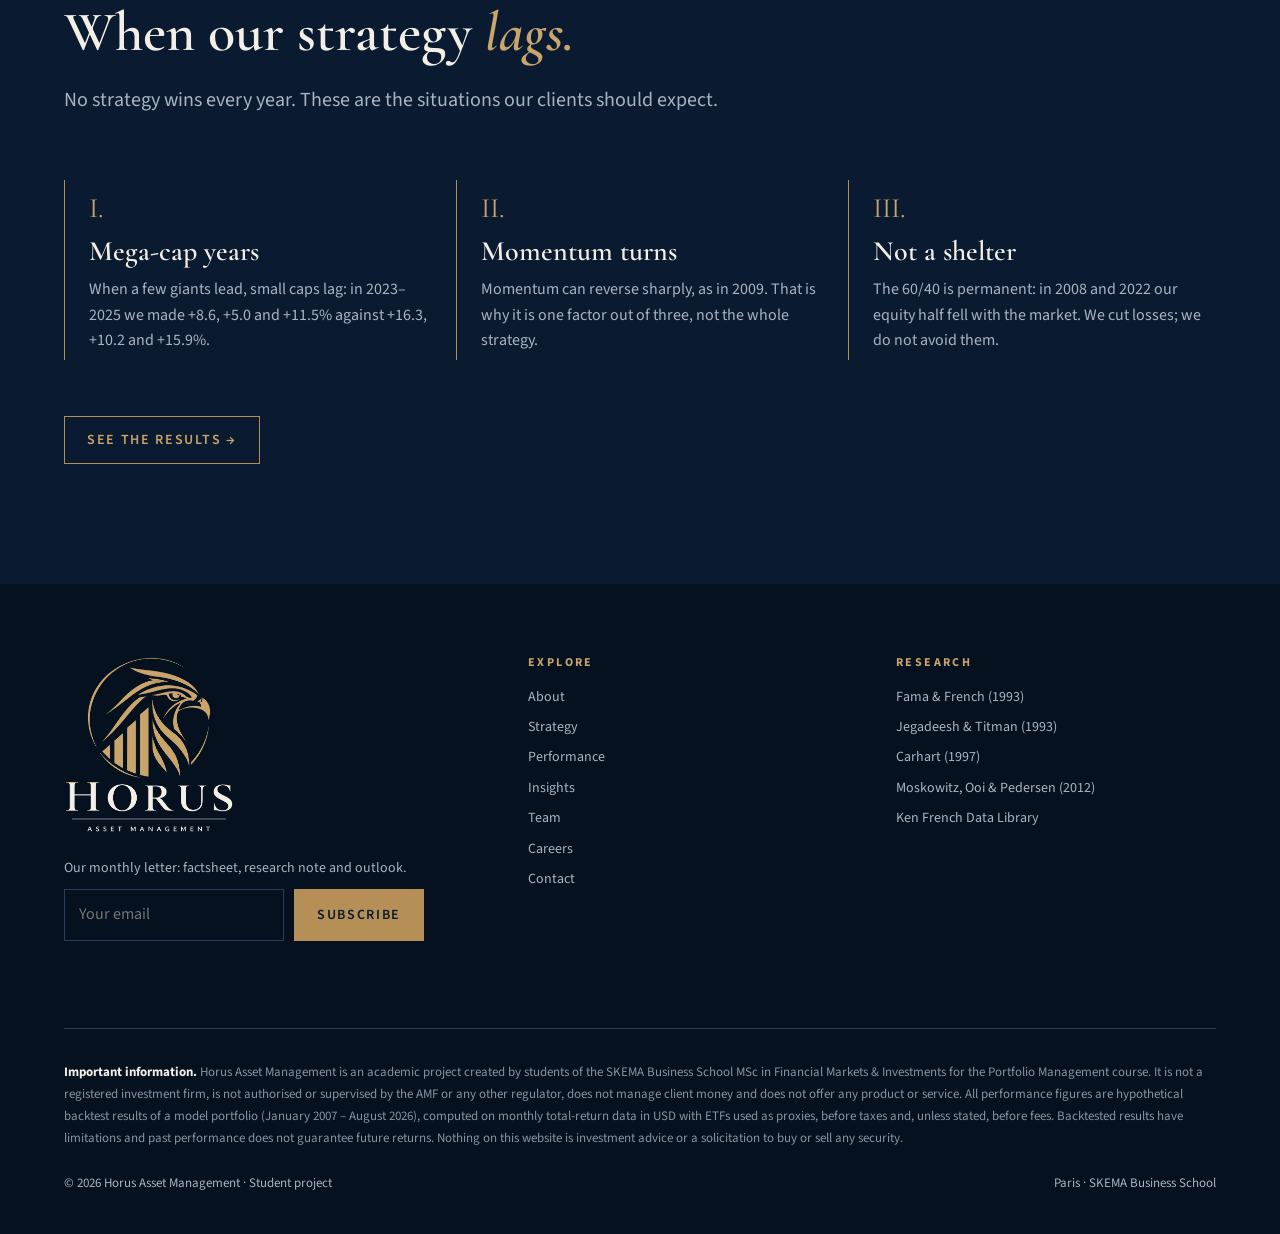
<file: strategy.html>
<!doctype html>
<html lang="en">
<head>
<meta charset="utf-8">
<meta name="viewport" content="width=device-width, initial-scale=1">
<title data-i18n="strat.title">Strategy · Horus Asset Management</title>
<meta name="description" content="Horus Smart Beta 60/40: strategic factors (small cap, growth, momentum) and a tactical selection of ETFs every January, inside a permanent 60/40.">
<meta name="theme-color" content="#0a1a30">
<link rel="icon" type="image/png" href="assets/img/favicon.png">
<link rel="preconnect" href="https://fonts.googleapis.com">
<link rel="preconnect" href="https://fonts.gstatic.com" crossorigin>
<link href="https://fonts.googleapis.com/css2?family=Cormorant+Garamond:ital,wght@0,500;0,600;0,700;1,500;1,600&family=Source+Sans+3:wght@300;400;600;700&display=swap" rel="stylesheet">
<link rel="stylesheet" href="assets/css/style.css">
</head>
<body data-page="strategy">

<header class="page-hero">
  <div class="container">
    <span class="eyebrow reveal" data-i18n="strat.eyebrow">Flagship strategy</span>
    <h1 class="reveal d1" data-i18n="strat.h1">Horus Smart Beta 60/40: <em>a 60/40 that owns the right kind of equities.</em></h1>
    <p class="lead reveal d2" data-i18n="strat.lead">Same 60/40. Smarter equities and bonds inside. Strategic factors that never change, a tactical fund selection every January.</p>
  </div>
</header>

<section>
  <div class="container">
    <div class="strategy-grid">
      <div>
        <span class="eyebrow reveal" data-i18n="strat.s1.eyebrow">The idea</span>
        <h2 class="section-title reveal d1" data-i18n="strat.s1.title">Keep the risk budget, <em>change what fills it.</em></h2>
        <p class="lead reveal d2" data-i18n="strat.s1.p1">A market index owns every stock in proportion to its size. Decades of research show that some kinds of stocks have paid more than others. We build the equity half around three of them.</p>
        <p class="reveal d3" style="margin-top:20px" data-i18n="strat.s1.p2">The equity half holds two ETFs at 30% each, chosen every January for their exposure to our three factors. The bond half holds two ETFs at 20% each, chosen for their three-year Sharpe ratio. Four funds, one rule, once a year.</p>
      </div>
      <aside class="factsheet reveal d2">
        <h3 data-i18n="fs.h">Strategy at a glance</h3>
        <div class="sub" data-i18n="fs.sub">Model portfolio · key facts</div>
        <dl>
          <dt data-i18n="fs.obj">Objective</dt><dd data-i18n="fs.obj.v">Beat a 60/40 with similar risk</dd>
          <dt data-i18n="fs.bench">Benchmark</dt><dd>60% MSCI World · 40% Bloomberg Global Agg.</dd>
          <dt data-i18n="fs.univ">Universe</dt><dd data-i18n="fs.univ.v">12 equity ETFs · 7 bond ETFs · gold</dd>
          <dt data-i18n="fs.split">Equity / bonds</dt><dd data-i18n="fs.split.v">60% / 40%, permanent</dd>
          <dt data-i18n="fs.hold">Holdings</dt><dd data-i18n="fs.hold.v">4 ETFs (2 equity, 2 bond)</dd>
          <dt data-i18n="fs.lim">Position limits</dt><dd data-i18n="fs.lim.v">≤ 30% equity · ≤ 20% bond</dd>
          <dt data-i18n="fs.reb">Rebalancing</dt><dd data-i18n="fs.reb.v">Once a year, early January</dd>
          <dt data-i18n="fs.sig">Signals</dt><dd data-i18n="fs.sig.v">Carhart 4-factor · 3-year Sharpe</dd>
          <dt data-i18n="fs.ccy">Base currency</dt><dd>USD</dd>
          <dt data-i18n="fs.track">Track record</dt><dd data-i18n="fs.track.v">Backtest, Jan 2007 – Aug 2026</dd>
        </dl>
      </aside>
    </div>
    <div class="factors">
      <div class="factor reveal"><span class="tag">SIZE · SMB</span><h3 data-i18n="fac.1.t">Small cap</h3><p data-i18n="fac.1.p">Smaller companies have earned more than large ones over the long run: the size premium.</p><p class="ref">Fama and French (1993)</p><span class="big">S</span></div>
      <div class="factor reveal d1"><span class="tag">GROWTH · −HML</span><h3 data-i18n="fac.2.t">Growth</h3><p data-i18n="fac.2.p">Fast-growing firms, in technology and health care, have led the market since 2009.</p><p class="ref" data-i18n="fac.2.r">Negative loading on the value factor HML</p><span class="big">G</span></div>
      <div class="factor reveal d2"><span class="tag">MOMENTUM · MOM</span><h3 data-i18n="fac.3.t">Momentum</h3><p data-i18n="fac.3.p">Last year's winners tend to keep winning for some months.</p><p class="ref">Jegadeesh &amp; Titman (1993); Carhart (1997)</p><span class="big">M</span></div>
    </div>
  </div>
</section>

<section class="alt">
  <div class="container">
    <div class="section-head">
      <span class="eyebrow reveal" data-i18n="proc.eyebrow">Investment process</span>
      <h2 class="section-title reveal d1" data-i18n="proc.title">Every January, <em>four steps.</em></h2>
      <p class="lead reveal d2" data-i18n="proc.lead">The factors stay the same; the funds that carry them change. The whole process fits in a spreadsheet, and every number can be recomputed.</p>
    </div>
    <div class="steps" id="steps">
      <div class="progress"></div>
      <div class="step reveal"><div class="dot">I</div><h3 data-i18n="proc.1.t">Measure</h3><p data-i18n="proc.1.p">One Carhart regression per equity ETF on the last 36 months: how much SMB, HML and MOM it holds today.</p></div>
      <div class="step reveal d1"><div class="dot">II</div><h3 data-i18n="proc.2.t">Score</h3><p data-i18n="proc.2.p">z(SMB) + z(−HML) + z(MOM): one point per standard deviation above the average ETF. The three count equally.</p></div>
      <div class="step reveal d2"><div class="dot">III</div><h3 data-i18n="proc.3.t">Select</h3><p data-i18n="proc.3.p">The Solver buys the two best-scored equity ETFs and the two bond ETFs with the best 3-year Sharpe ratio.</p></div>
      <div class="step reveal d3"><div class="dot">IV</div><h3 data-i18n="proc.4.t">Hold</h3><p data-i18n="proc.4.p">We keep the four funds for twelve months, then start again. Low turnover, low cost.</p></div>
    </div>
    <div class="constraints reveal">
      <span class="chip" data-i18n="chip.1">Equity <b>60%</b>, each ETF ≤ <b>30%</b></span>
      <span class="chip" data-i18n="chip.2">Bonds <b>40%</b>, each ETF ≤ <b>20%</b></span>
      <span class="chip" data-i18n="chip.3">Long only, weights ≥ <b>0</b></span>
      <span class="chip" data-i18n="chip.4">Gold <b>0%</b></span>
    </div>
    <div class="zscore">
      <div class="reveal">
        <h3 style="font-size:32px;margin-bottom:6px" data-i18n="z.title">Example: how the rule chose for 2026</h3>
        <p class="small" style="margin-bottom:18px" data-i18n="z.sub">Equity score, top 3 of 12 ETFs, estimated on 2023–2025 data. Highlighted funds are bought at 30% each.</p>
        <div class="table-wrap"><table class="table">
          <thead><tr><th>ETF</th><th data-i18n="z.c1">z small cap</th><th data-i18n="z.c2">z growth</th><th data-i18n="z.c3">z momentum</th><th data-i18n="z.c4">Score</th></tr></thead>
          <tbody>
            <tr class="hl"><td data-i18n="z.r1">IWM · US small caps</td><td>2.35</td><td>0.52</td><td>1.05</td><td>3.92</td></tr>
            <tr class="hl"><td data-i18n="z.r2">XLK · US technology</td><td>−0.33</td><td>2.28</td><td>0.09</td><td>2.04</td></tr>
            <tr class="dim"><td data-i18n="z.r3">IJH · US mid caps</td><td>1.19</td><td>0.22</td><td>0.61</td><td>2.02</td></tr>
          </tbody>
        </table></div>
      </div>
      <div class="note-card reveal d2">
        <h4 data-i18n="z.b.title">Bond half: best 3-year Sharpe</h4>
        <div class="row"><span data-i18n="z.b1">LQD · US IG corporates</span><b>0.046</b></div>
        <div class="row"><span data-i18n="z.b2">RXRGEX · German govts</span><b>0.026</b></div>
        <p class="small" style="margin-top:14px" data-i18n="z.b.note">Monthly Sharpe ratios. Each fund bought at 20%.</p>
      </div>
    </div>
  </div>
</section>

<section class="dark">
  <div class="container">
    <div class="section-head">
      <span class="eyebrow reveal" data-i18n="risk.eyebrow">Risks</span>
      <h2 class="section-title reveal d1" data-i18n="risk.title">When our strategy <em>lags.</em></h2>
      <p class="lead reveal d2" data-i18n="risk.lead">No strategy wins every year. These are the situations our clients should expect.</p>
    </div>
    <div class="risks">
      <div class="risk reveal"><span class="n">I.</span><h3 data-i18n="risk.1.t">Mega-cap years</h3><p data-i18n="risk.1.p">When a few giants lead, small caps lag: in 2023–2025 we made +8.6, +5.0 and +11.5% against +16.3, +10.2 and +15.9%.</p></div>
      <div class="risk reveal d1"><span class="n">II.</span><h3 data-i18n="risk.2.t">Momentum turns</h3><p data-i18n="risk.2.p">Momentum can reverse sharply, as in 2009. That is why it is one factor out of three, not the whole strategy.</p></div>
      <div class="risk reveal d2"><span class="n">III.</span><h3 data-i18n="risk.3.t">Not a shelter</h3><p data-i18n="risk.3.p">The 60/40 is permanent: in 2008 and 2022 our equity half fell with the market. We cut losses; we do not avoid them.</p></div>
    </div>
    <div class="reveal" style="margin-top:56px"><a class="btn" href="performance.html" data-i18n="strat.next">See the results →</a></div>
  </div>
</section>

<script src="assets/js/config.js"></script>
<script src="assets/js/data.js"></script>
<script src="assets/js/factsheets.js"></script>
<script src="assets/js/team-data.js"></script>
<script src="assets/js/layout.js"></script>
<script src="assets/js/i18n.js"></script>
<script src="assets/js/main.js"></script>
</body>
</html>
</file>
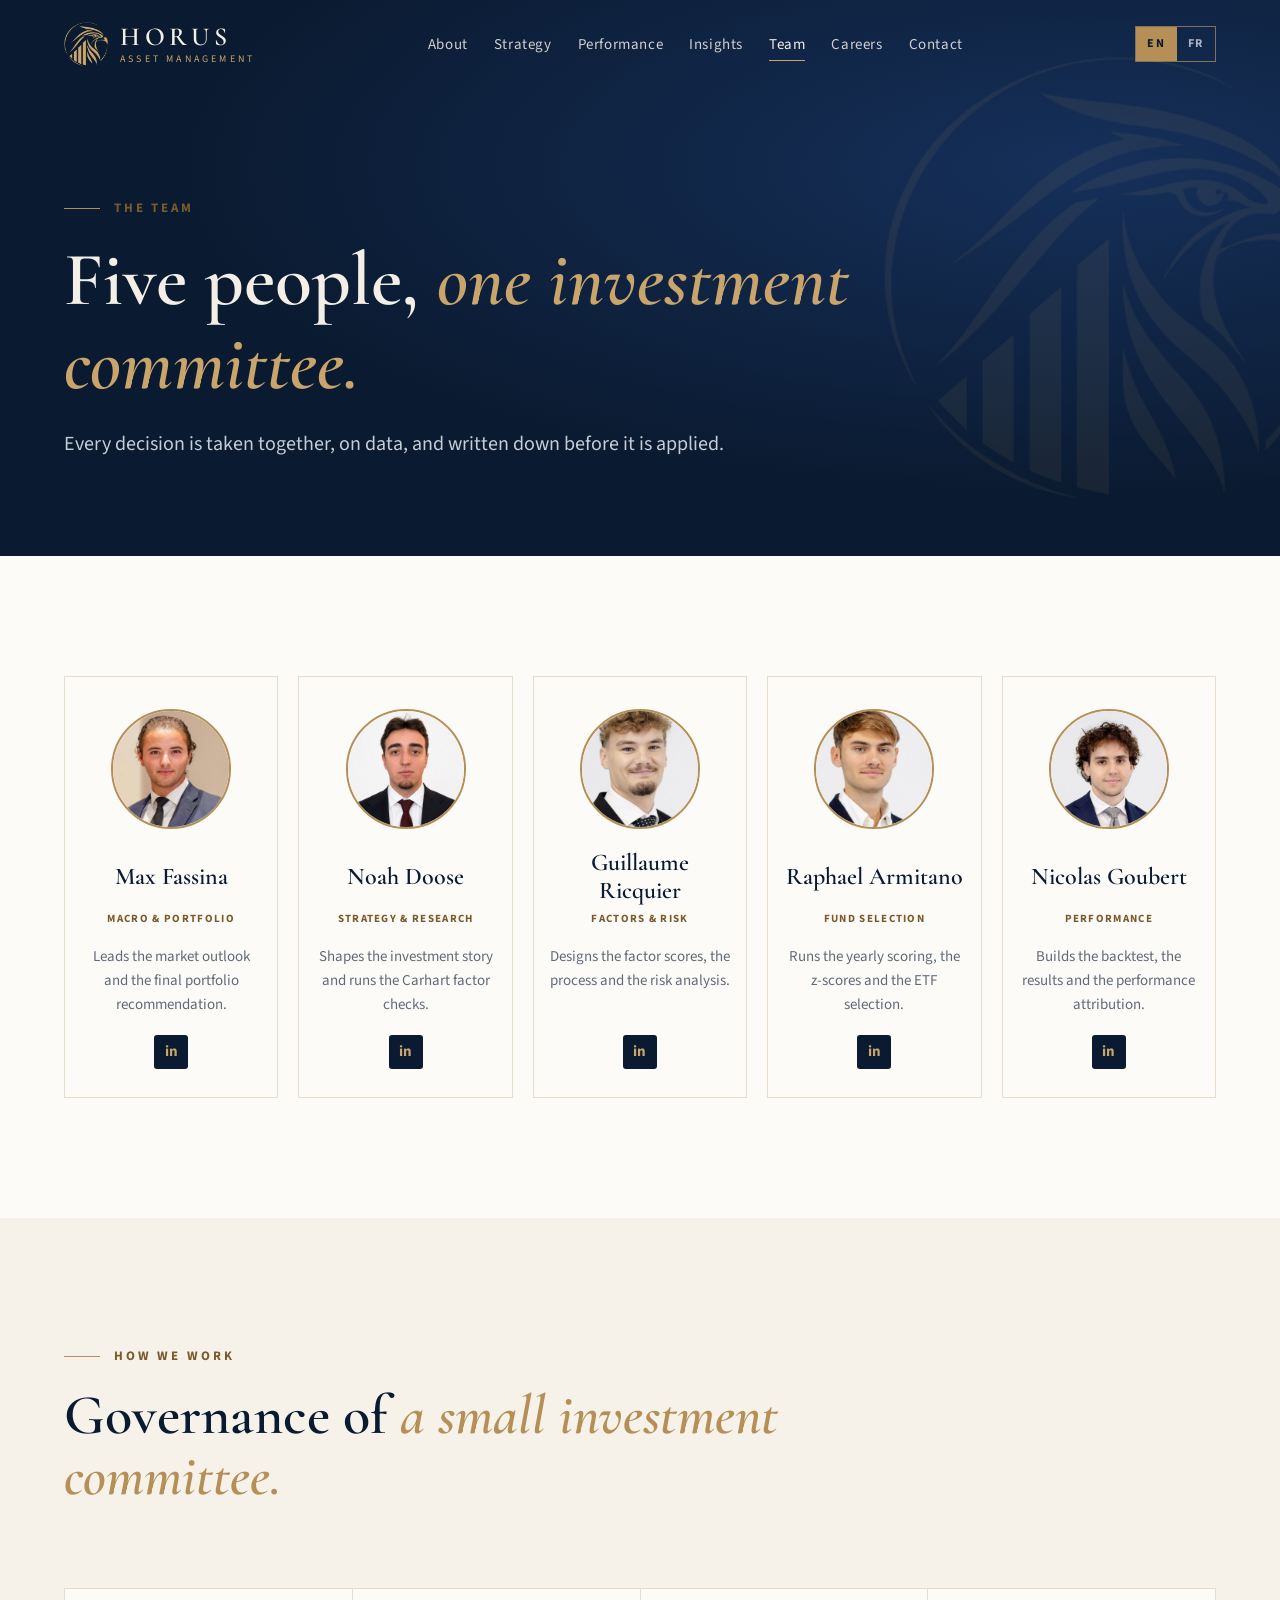
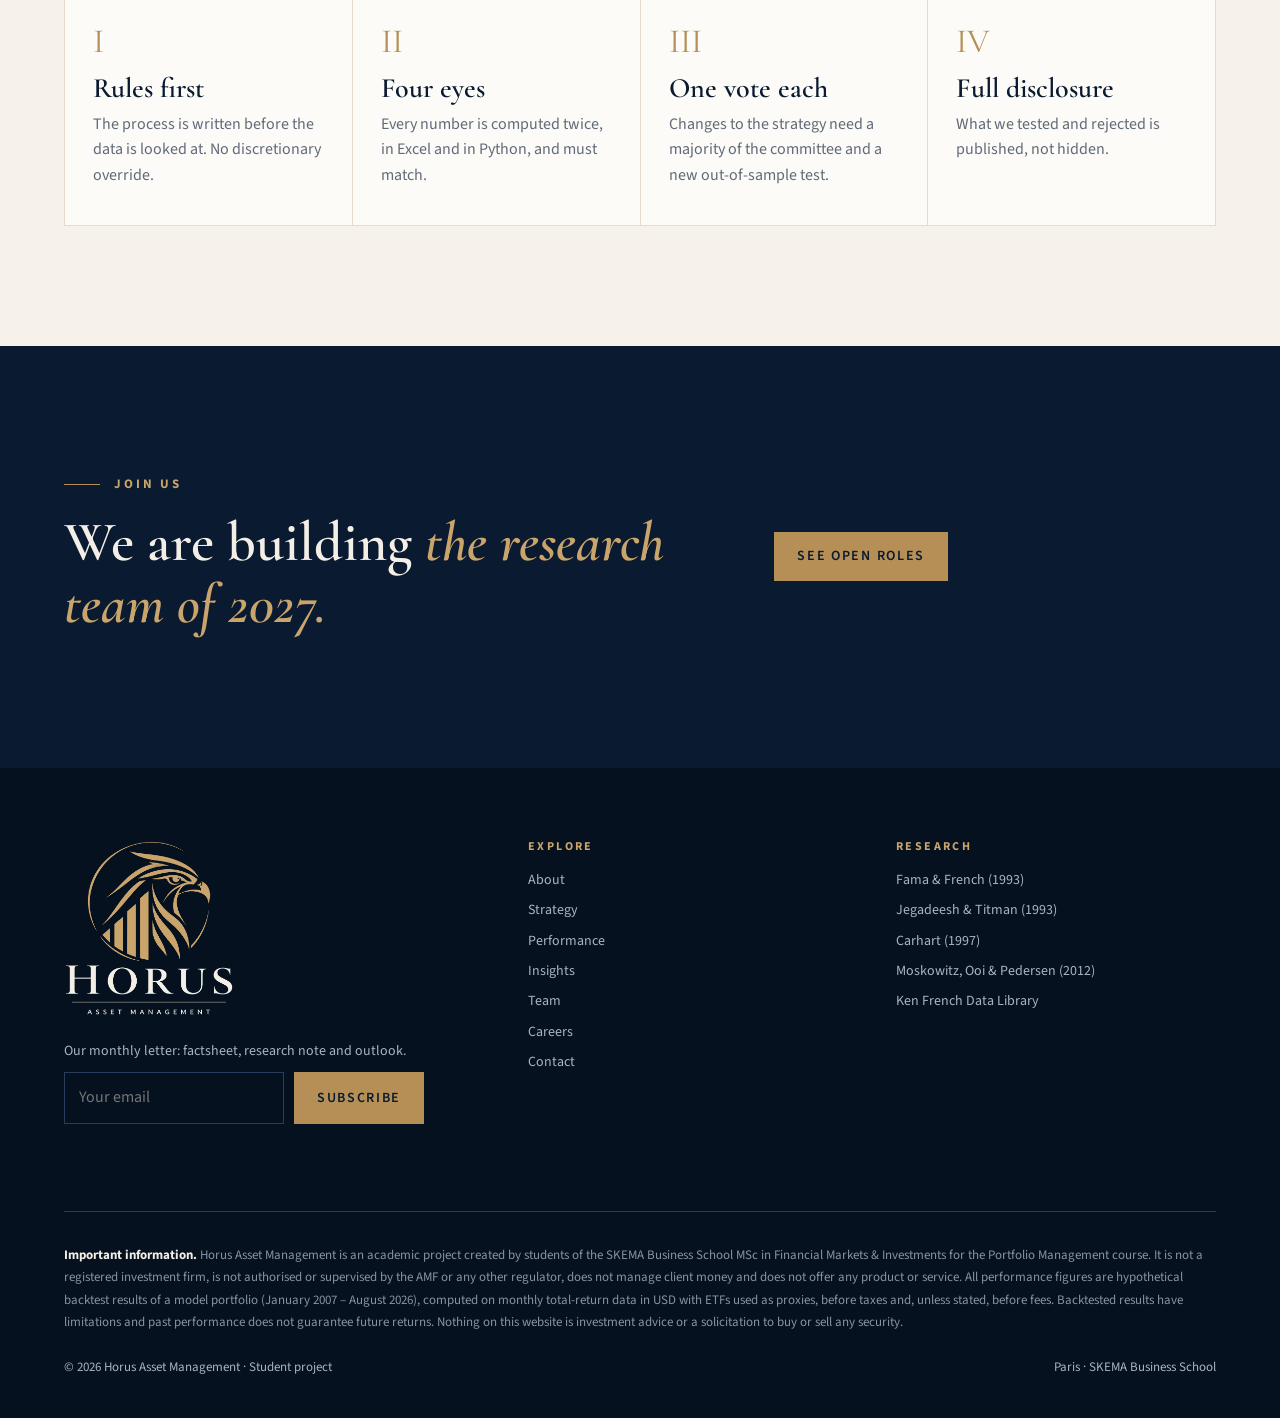
<file: team.html>
<!doctype html>
<html lang="en">
<head>
<meta charset="utf-8">
<meta name="viewport" content="width=device-width, initial-scale=1">
<title data-i18n="team.title">Team · Horus Asset Management</title>
<meta name="description" content="Five people, one investment committee: the Horus Asset Management team.">
<meta name="theme-color" content="#0a1a30">
<link rel="icon" type="image/png" href="assets/img/favicon.png">
<link rel="preconnect" href="https://fonts.googleapis.com">
<link rel="preconnect" href="https://fonts.gstatic.com" crossorigin>
<link href="https://fonts.googleapis.com/css2?family=Cormorant+Garamond:ital,wght@0,500;0,600;0,700;1,500;1,600&family=Source+Sans+3:wght@300;400;600;700&display=swap" rel="stylesheet">
<link rel="stylesheet" href="assets/css/style.css">
</head>
<body data-page="team">

<header class="page-hero">
  <div class="container">
    <span class="eyebrow reveal" data-i18n="team.eyebrow">The team</span>
    <h1 class="reveal d1" data-i18n="team.h1">Five people, <em>one investment committee.</em></h1>
    <p class="lead reveal d2" data-i18n="team.lead">Every decision is taken together, on data, and written down before it is applied.</p>
  </div>
</header>

<section>
  <div class="container">
    <div class="team" id="teamGrid"></div>
  </div>
</section>

<section class="alt">
  <div class="container">
    <div class="section-head">
      <span class="eyebrow reveal" data-i18n="gov.eyebrow">How we work</span>
      <h2 class="section-title reveal d1" data-i18n="gov.title">Governance of <em>a small investment committee.</em></h2>
    </div>
    <div class="values">
      <div class="value reveal"><div class="ic">I</div><h3 data-i18n="gov.1.t">Rules first</h3><p data-i18n="gov.1.p">The process is written before the data is looked at. No discretionary override.</p></div>
      <div class="value reveal d1"><div class="ic">II</div><h3 data-i18n="gov.2.t">Four eyes</h3><p data-i18n="gov.2.p">Every number is computed twice, in Excel and in Python, and must match.</p></div>
      <div class="value reveal d2"><div class="ic">III</div><h3 data-i18n="gov.3.t">One vote each</h3><p data-i18n="gov.3.p">Changes to the strategy need a majority of the committee and a new out-of-sample test.</p></div>
      <div class="value reveal d3"><div class="ic">IV</div><h3 data-i18n="gov.4.t">Full disclosure</h3><p data-i18n="gov.4.p">What we tested and rejected is published, not hidden.</p></div>
    </div>
  </div>
</section>

<section class="dark">
  <div class="container cta-band">
    <div>
      <span class="eyebrow reveal" data-i18n="team.cta.eyebrow">Join us</span>
      <h2 class="section-title reveal d1" data-i18n="team.cta.title">We are building <em>the research team of 2027.</em></h2>
    </div>
    <div class="reveal d2"><a class="btn solid" href="careers.html" data-i18n="team.cta.btn">See open roles</a></div>
  </div>
</section>

<script src="assets/js/config.js"></script>
<script src="assets/js/data.js"></script>
<script src="assets/js/factsheets.js"></script>
<script src="assets/js/team-data.js"></script>
<script src="assets/js/layout.js"></script>
<script src="assets/js/i18n.js"></script>
<script src="assets/js/main.js"></script>
</body>
</html>
</file>
<file: assets/css/style.css>
/* Horus Asset Management — site styles */
:root {
  --navy: #0a1a30;
  --navy-2: #13284a;
  --navy-3: #1c3157;
  --line-dark: #2a3d5e;
  --gold: #b58f55;
  --gold-light: #c9a46b;
  --gold-pale: #e3cfa6;
  --gold-dark: #7b5a2a;
  --cream: #fcfbf8;
  --cream-2: #f6f2ea;
  --panel: #f3eee4;
  --rule: #e5dccb;
  --ink: #0a1a30;
  --body: #2e3747;
  --muted: #616a78;
  --on-dark: #f4efe6;
  --on-dark-muted: #aab3c2;
  --serif: 'Cormorant Garamond', Georgia, serif;
  --sans: 'Source Sans 3', 'Helvetica Neue', Arial, sans-serif;
  --max: 1200px;
  --radius: 2px;
}

* { box-sizing: border-box; margin: 0; padding: 0; }
html { scroll-behavior: smooth; }
body {
  background: var(--cream);
  color: var(--body);
  font-family: var(--sans);
  font-size: 18px;
  line-height: 1.6;
  -webkit-font-smoothing: antialiased;
  overflow-x: hidden;
}
img { max-width: 100%; display: block; }
a { color: inherit; text-decoration: none; }
button { font: inherit; cursor: pointer; }

.container { width: 100%; max-width: var(--max); margin: 0 auto; padding: 0 24px; }

/* ---------- Typography ---------- */
.eyebrow {
  font-family: var(--sans);
  font-size: 13px;
  font-weight: 700;
  letter-spacing: 0.22em;
  text-transform: uppercase;
  color: var(--gold-dark);
  display: inline-flex;
  align-items: center;
  gap: 14px;
}
.eyebrow::before { content: ''; width: 36px; height: 1px; background: var(--gold); }
.dark .eyebrow { color: var(--gold-light); }
h1, h2, h3, h4 { font-family: var(--serif); color: var(--ink); font-weight: 600; line-height: 1.1; }
.dark h1, .dark h2, .dark h3, .dark h4 { color: var(--on-dark); }
h2.section-title { font-size: clamp(36px, 4.6vw, 56px); margin: 18px 0 20px; max-width: 820px; }
h2.section-title em { color: var(--gold); font-style: italic; }
.dark h2.section-title em { color: var(--gold-light); }
.lead { font-size: 20px; color: var(--body); max-width: 720px; }
.dark .lead { color: var(--on-dark-muted); }
.small { font-size: 14px; color: var(--muted); }
.dark .small { color: var(--on-dark-muted); }

/* ---------- Sections ---------- */
section { padding: 120px 0; position: relative; }
section.dark { background: var(--navy); color: var(--on-dark-muted); }
section.alt { background: var(--cream-2); }
.section-head { margin-bottom: 56px; }

/* ---------- Navigation ---------- */
.nav {
  position: fixed; inset: 0 0 auto 0; z-index: 50;
  transition: background .35s ease, box-shadow .35s ease, padding .35s ease;
  padding: 22px 0;
}
.nav.scrolled { background: rgba(10, 26, 48, 0.96); backdrop-filter: blur(8px); padding: 12px 0; box-shadow: 0 1px 0 var(--line-dark); }
.nav .container { display: flex; align-items: center; justify-content: space-between; gap: 24px; }
.brand { display: flex; align-items: center; gap: 12px; }
.brand img { width: 44px; height: 44px; object-fit: contain; }
.brand-text { display: flex; flex-direction: column; line-height: 1; }
.brand-text strong { font-family: var(--serif); font-size: 26px; letter-spacing: 0.18em; color: var(--on-dark); font-weight: 600; }
.brand-text span { font-size: 10px; letter-spacing: 0.32em; color: var(--gold-light); margin-top: 4px; }
.nav-links { display: flex; gap: 30px; list-style: none; }
.nav-links a { color: var(--on-dark); font-size: 15px; letter-spacing: 0.04em; position: relative; padding: 4px 0; opacity: .85; transition: opacity .2s; }
.nav-links a::after { content: ''; position: absolute; left: 0; bottom: -2px; width: 0; height: 1px; background: var(--gold-light); transition: width .3s ease; }
.nav-links a:hover, .nav-links a.active { opacity: 1; }
.nav-links a:hover::after, .nav-links a.active::after { width: 100%; }
.btn {
  display: inline-flex; align-items: center; gap: 10px;
  border: 1px solid var(--gold); color: var(--gold-light);
  padding: 12px 22px; font-size: 14px; letter-spacing: 0.12em; text-transform: uppercase; font-weight: 600;
  transition: background .25s, color .25s, transform .25s;
  background: transparent;
}
.btn:hover { background: var(--gold); color: var(--navy); }
.btn.solid { background: var(--gold); color: var(--navy); }
.btn.solid:hover { background: var(--gold-light); transform: translateY(-1px); }
.btn.ink { border-color: var(--navy); color: var(--navy); }
.btn.ink:hover { background: var(--navy); color: var(--on-dark); }
.menu-toggle { display: none; background: none; border: 0; width: 40px; height: 40px; position: relative; }
.menu-toggle span { position: absolute; left: 8px; right: 8px; height: 1.5px; background: var(--on-dark); transition: transform .3s, opacity .3s; }
.menu-toggle span:nth-child(1) { top: 13px; } .menu-toggle span:nth-child(2) { top: 20px; } .menu-toggle span:nth-child(3) { top: 27px; }
.nav.open .menu-toggle span:nth-child(1) { transform: translateY(7px) rotate(45deg); }
.nav.open .menu-toggle span:nth-child(2) { opacity: 0; }
.nav.open .menu-toggle span:nth-child(3) { transform: translateY(-7px) rotate(-45deg); }

/* ---------- Hero ---------- */
.hero {
  min-height: 100vh; display: flex; align-items: center;
  background: radial-gradient(ellipse at 75% 40%, #16305a 0%, var(--navy) 60%);
  color: var(--on-dark-muted); overflow: hidden; padding: 140px 0 100px;
}
.hero-bg-line { position: absolute; left: 0; bottom: 0; width: 100%; height: 55%; opacity: .5; pointer-events: none; }
.zscore > *, .explorer > *, .alloc > *, .contact > *, .strategy-grid > *, .hero-grid > *, .about-grid > * { min-width: 0; }
.table-wrap { width: 100%; overflow-x: auto; }
.hero-bg-line path { fill: none; stroke: var(--gold); stroke-width: 1.5; }
.hero-grid { display: grid; grid-template-columns: 1.25fr 0.75fr; gap: 48px; align-items: center; position: relative; z-index: 2; }
.hero h1 { font-size: clamp(48px, 7vw, 92px); color: var(--on-dark); margin: 22px 0 26px; font-weight: 600; letter-spacing: -0.01em; }
.hero h1 em { color: var(--gold-light); font-style: italic; }
.hero p.lead { color: #c7cdd8; font-size: 21px; }
.hero-actions { display: flex; gap: 16px; margin-top: 40px; flex-wrap: wrap; }
.hero-mark { position: relative; display: flex; justify-content: center; }
.hero-mark img { width: 100%; max-width: 420px; filter: drop-shadow(0 20px 60px rgba(0,0,0,.35)); animation: float 8s ease-in-out infinite; }
.hero-mark::before {
  content: ''; position: absolute; width: 115%; aspect-ratio: 1; border-radius: 50%;
  border: 1px solid rgba(201,164,107,.25); top: 50%; left: 50%; transform: translate(-50%, -50%);
  animation: spin 60s linear infinite;
}
.badge { display: inline-flex; gap: 8px; align-items: center; font-size: 13px; color: var(--on-dark-muted); border: 1px solid var(--line-dark); padding: 6px 14px; border-radius: 40px; margin-top: 28px; }
.badge i { width: 6px; height: 6px; border-radius: 50%; background: var(--gold-light); display: inline-block; }
@keyframes float { 0%,100% { transform: translateY(0); } 50% { transform: translateY(-14px); } }
@keyframes spin { to { transform: translate(-50%, -50%) rotate(360deg); } }

.kpis { display: grid; grid-template-columns: repeat(4, 1fr); border-top: 1px solid var(--line-dark); margin-top: 80px; position: relative; z-index: 2; }
.kpi { padding: 28px 24px 0 0; }
.kpi + .kpi { padding-left: 24px; border-left: 1px solid var(--line-dark); }
.kpi .num { font-family: var(--serif); font-size: clamp(40px, 4.5vw, 60px); color: var(--on-dark); line-height: 1; font-weight: 600; }
.kpi .num small { font-size: .5em; color: var(--gold-light); margin-left: 2px; }
.kpi .lbl { font-size: 14px; color: var(--on-dark-muted); margin-top: 10px; }
.kpi .vs { font-size: 13px; color: var(--gold-light); margin-top: 2px; }
.scroll-hint { position: absolute; left: 50%; bottom: 28px; transform: translateX(-50%); color: var(--on-dark-muted); font-size: 11px; letter-spacing: .3em; z-index: 2; display: flex; flex-direction: column; align-items: center; gap: 10px; }
.scroll-hint::after { content: ''; width: 1px; height: 40px; background: linear-gradient(var(--gold-light), transparent); animation: drip 2s ease-in-out infinite; }
@keyframes drip { 0% { transform: scaleY(0); transform-origin: top; } 50% { transform: scaleY(1); transform-origin: top; } 51% { transform-origin: bottom; } 100% { transform: scaleY(0); transform-origin: bottom; } }

/* ---------- About ---------- */
.about-grid { display: grid; grid-template-columns: 1fr 1fr; gap: 80px; align-items: center; }
.about-visual { position: relative; }
.about-visual img { width: 100%; max-width: 460px; margin: 0 auto; }
.about-visual .frame { position: absolute; inset: 8% 4% -4% 12%; border: 1px solid var(--gold-pale); z-index: -1; }
.about-text p + p { margin-top: 18px; }
.values { display: grid; grid-template-columns: repeat(4, 1fr); gap: 1px; background: var(--rule); border: 1px solid var(--rule); margin-top: 80px; }
.value { background: var(--cream); padding: 36px 28px; transition: background .3s; }
.value:hover { background: var(--panel); }
.value .ic { font-family: var(--serif); font-size: 34px; color: var(--gold); line-height: 1; }
.value h3 { font-size: 28px; margin: 14px 0 8px; }
.value p { font-size: 16px; color: var(--muted); }

/* ---------- Philosophy ---------- */
.mantra { display: grid; gap: 0; border-top: 1px solid var(--line-dark); }
.mantra-row { display: grid; grid-template-columns: 120px 1fr 1.1fr; gap: 32px; padding: 40px 0; border-bottom: 1px solid var(--line-dark); align-items: baseline; }
.mantra-row .n { font-family: var(--serif); font-size: 22px; color: var(--gold-light); }
.mantra-row h3 { font-size: clamp(32px, 3.6vw, 48px); font-weight: 600; }
.mantra-row h3 em { color: var(--gold-light); }
.mantra-row p { color: var(--on-dark-muted); font-size: 17px; }

/* ---------- Strategy ---------- */
.strategy-grid { display: grid; grid-template-columns: 1.1fr 0.9fr; gap: 64px; align-items: start; }
.factors { display: grid; grid-template-columns: repeat(3, 1fr); gap: 20px; margin-top: 48px; }
.factor { background: var(--panel); border-top: 3px solid var(--gold); padding: 32px 28px; position: relative; overflow: hidden; transition: transform .35s, box-shadow .35s; }
.factor:hover { transform: translateY(-6px); box-shadow: 0 18px 40px rgba(10,26,48,.08); }
.factor .tag { font-size: 12px; letter-spacing: .2em; color: var(--gold-dark); font-weight: 700; }
.factor h3 { font-size: 34px; margin: 10px 0 12px; }
.factor p { font-size: 16px; color: var(--body); }
.factor .ref { font-size: 13px; color: var(--muted); font-style: italic; margin-top: 14px; }
.factor .big { position: absolute; right: -6px; bottom: -28px; font-family: var(--serif); font-size: 140px; color: rgba(181,143,85,.09); font-weight: 700; line-height: 1; pointer-events: none; }
.factsheet { background: var(--navy); color: var(--on-dark-muted); padding: 40px; border-top: 3px solid var(--gold); position: sticky; top: 100px; }
.factsheet h3 { color: var(--on-dark); font-size: 30px; margin-bottom: 4px; }
.factsheet .sub { color: var(--gold-light); font-size: 14px; letter-spacing: .1em; text-transform: uppercase; margin-bottom: 24px; }
.factsheet dl { display: grid; grid-template-columns: 1fr 1.3fr; }
.factsheet dt, .factsheet dd { padding: 12px 0; border-bottom: 1px solid var(--line-dark); font-size: 15px; }
.factsheet dt { color: var(--on-dark-muted); }
.factsheet dd { color: var(--on-dark); text-align: right; }

/* ---------- Process ---------- */
.steps { display: grid; grid-template-columns: repeat(4, 1fr); gap: 0; position: relative; margin-top: 16px; }
.steps::before { content: ''; position: absolute; top: 34px; left: 6%; right: 6%; height: 1px; background: var(--rule); }
.steps .progress { position: absolute; top: 34px; left: 6%; height: 1px; background: var(--gold); width: 0; transition: width 1.6s cubic-bezier(.2,.7,.2,1); }
.steps.in .progress { width: 88%; }
.step { padding: 0 18px; text-align: center; position: relative; }
.step .dot { width: 68px; height: 68px; border-radius: 50%; background: var(--cream-2); border: 1px solid var(--gold); display: flex; align-items: center; justify-content: center; margin: 0 auto 24px; font-family: var(--serif); font-size: 26px; color: var(--gold-dark); position: relative; z-index: 1; transition: background .3s, color .3s; }
.step:hover .dot { background: var(--navy); color: var(--gold-light); }
.step h3 { font-size: 30px; margin-bottom: 10px; }
.step p { font-size: 16px; color: var(--muted); }
.constraints { margin-top: 64px; display: flex; flex-wrap: wrap; gap: 12px; justify-content: center; }
.chip { border: 1px solid var(--rule); background: var(--cream); padding: 10px 18px; font-size: 15px; color: var(--ink); }
.chip b { color: var(--gold-dark); }

.zscore { margin-top: 80px; display: grid; grid-template-columns: 1.3fr .7fr; gap: 40px; align-items: start; }
.table { width: 100%; border-collapse: collapse; font-size: 16px; }
.table th { background: var(--navy); color: var(--on-dark); font-weight: 600; padding: 14px 16px; text-align: right; font-size: 14px; letter-spacing: .04em; }
.table th:first-child, .table td:first-child { text-align: left; }
.table td { padding: 14px 16px; border-bottom: 1px solid var(--rule); text-align: right; font-variant-numeric: tabular-nums; }
.table tr.hl td { background: #efe5d2; font-weight: 600; color: var(--ink); }
.table tr.dim td { color: var(--muted); }
.note-card { background: var(--navy); color: var(--on-dark-muted); padding: 32px; border-top: 3px solid var(--gold); }
.note-card h4 { color: var(--gold-light); font-size: 26px; margin-bottom: 18px; }
.note-card .row { display: flex; justify-content: space-between; align-items: baseline; padding: 12px 0; border-bottom: 1px solid var(--line-dark); color: var(--on-dark); }
.note-card .row b { font-family: var(--serif); font-size: 30px; color: var(--gold-light); font-weight: 600; }

/* ---------- Performance ---------- */
.perf-top { display: flex; justify-content: space-between; align-items: end; gap: 24px; flex-wrap: wrap; margin-bottom: 28px; }
.toggle { display: inline-flex; border: 1px solid var(--line-dark); }
.toggle button { background: none; border: 0; color: var(--on-dark-muted); padding: 9px 16px; font-size: 13px; letter-spacing: .08em; text-transform: uppercase; transition: background .2s, color .2s; }
.toggle button.on { background: var(--gold); color: var(--navy); font-weight: 700; }
.toggles { display: flex; gap: 12px; flex-wrap: wrap; }
.chart-wrap { position: relative; background: var(--navy-2); border: 1px solid var(--line-dark); padding: 24px 24px 12px; }
.chart-wrap svg { width: 100%; height: auto; display: block; overflow: visible; }
.legend { display: flex; gap: 28px; font-size: 14px; color: var(--on-dark-muted); margin-bottom: 12px; }
.legend span { display: inline-flex; align-items: center; gap: 8px; }
.legend i { width: 26px; height: 3px; display: inline-block; }
.tooltip { position: absolute; pointer-events: none; background: var(--cream); color: var(--ink); padding: 10px 14px; font-size: 14px; box-shadow: 0 10px 30px rgba(0,0,0,.3); opacity: 0; transition: opacity .15s; min-width: 170px; z-index: 5; border-top: 2px solid var(--gold); }
.tooltip b { font-family: var(--serif); font-size: 18px; }
.tooltip .t-row { display: flex; justify-content: space-between; gap: 16px; }
.axis text { fill: var(--on-dark-muted); font-size: 12px; font-family: var(--sans); }
.grid line { stroke: var(--line-dark); stroke-width: 1; }
.stats { display: grid; grid-template-columns: repeat(4, 1fr); gap: 1px; background: var(--line-dark); border: 1px solid var(--line-dark); margin-top: 32px; }
.stat { background: var(--navy); padding: 24px; }
.stat .v { font-family: var(--serif); font-size: 40px; color: var(--on-dark); line-height: 1; }
.stat .v small { font-size: 16px; color: var(--on-dark-muted); font-family: var(--sans); margin-left: 6px; }
.stat .l { font-size: 14px; color: var(--on-dark-muted); margin-top: 8px; }
.annual-wrap { margin-top: 56px; }
.annual-wrap h3 { font-size: 30px; margin-bottom: 6px; }
.bar-chart { display: grid; grid-template-columns: repeat(20, 1fr); gap: 6px; align-items: center; height: 300px; position: relative; margin-top: 20px; }
.bar-col { position: relative; height: 100%; display: flex; flex-direction: column; justify-content: center; cursor: default; }
.bar-col .pair { position: absolute; left: 0; right: 0; top: 0; bottom: 0; display: flex; gap: 2px; }
.bar { flex: 1; position: absolute; width: 46%; transition: height .9s cubic-bezier(.2,.7,.2,1), top .9s cubic-bezier(.2,.7,.2,1); }
.bar.p { left: 2%; background: var(--gold-light); }
.bar.b { right: 2%; background: #5c6f91; }
.bar-col:hover .bar.p { background: #e0bf88; }
.bar-col:hover .bar.b { background: #7f93b6; }
.bar-col .yr { position: absolute; bottom: -28px; left: 0; right: 0; text-align: center; font-size: 11px; color: var(--on-dark-muted); }
.zero-line { position: absolute; left: 0; right: 0; height: 1px; background: var(--on-dark-muted); opacity: .5; }

/* ---------- Holdings explorer ---------- */
.explorer { display: grid; grid-template-columns: .8fr 1.2fr; gap: 56px; align-items: center; }
.year-display { font-family: var(--serif); font-size: clamp(90px, 12vw, 160px); line-height: .9; color: var(--ink); font-weight: 600; }
.year-display span { color: var(--gold); }
.slider { width: 100%; margin-top: 28px; -webkit-appearance: none; appearance: none; height: 2px; background: var(--rule); outline: none; }
.slider::-webkit-slider-thumb { -webkit-appearance: none; width: 22px; height: 22px; border-radius: 50%; background: var(--navy); border: 3px solid var(--gold); cursor: pointer; }
.slider::-moz-range-thumb { width: 18px; height: 18px; border-radius: 50%; background: var(--navy); border: 3px solid var(--gold); cursor: pointer; }
.slider-scale { display: flex; justify-content: space-between; font-size: 12px; color: var(--muted); margin-top: 10px; }
.play { margin-top: 24px; }
.holdings { display: grid; grid-template-columns: 1fr 1fr; gap: 16px; }
.holding { background: var(--cream); border: 1px solid var(--rule); padding: 24px; position: relative; overflow: hidden; transition: transform .4s, opacity .4s; }
.holding.eq { border-top: 3px solid var(--navy); }
.holding.bd { border-top: 3px solid var(--gold); }
.holding .w { font-family: var(--serif); font-size: 44px; color: var(--ink); line-height: 1; font-weight: 600; }
.holding .t { font-size: 20px; font-weight: 700; color: var(--ink); margin-top: 10px; letter-spacing: .04em; }
.holding .d { font-size: 14px; color: var(--muted); }
.holding .k { position: absolute; top: 18px; right: 18px; font-size: 11px; letter-spacing: .2em; color: var(--gold-dark); font-weight: 700; }
.holding.swap { animation: swap .5s ease; }
@keyframes swap { 0% { opacity: 0; transform: translateY(10px); } 100% { opacity: 1; transform: none; } }
.year-ret { margin-top: 20px; font-size: 16px; color: var(--body); }
.year-ret b { color: var(--ink); }

/* ---------- Portfolio 2026 ---------- */
.alloc { display: grid; grid-template-columns: .9fr 1.1fr; gap: 64px; align-items: center; }
.donut { position: relative; max-width: 420px; margin: 0 auto; }
.donut svg { width: 100%; height: auto; transform: rotate(-90deg); }
.donut circle { fill: none; stroke-width: 26; transition: stroke-dasharray 1.4s cubic-bezier(.2,.7,.2,1); }
.donut .center { position: absolute; inset: 0; display: flex; flex-direction: column; align-items: center; justify-content: center; text-align: center; }
.donut .center b { font-family: var(--serif); font-size: 54px; color: var(--on-dark); line-height: 1; }
.donut .center span { font-size: 13px; letter-spacing: .2em; color: var(--gold-light); margin-top: 8px; }
.alloc-list { list-style: none; }
.alloc-list li { display: grid; grid-template-columns: 16px 1fr auto; gap: 18px; align-items: center; padding: 20px 0; border-bottom: 1px solid var(--line-dark); }
.alloc-list li i { width: 14px; height: 14px; display: block; }
.alloc-list .nm { color: var(--on-dark); font-size: 18px; font-weight: 600; }
.alloc-list .ds { color: var(--on-dark-muted); font-size: 14px; }
.alloc-list .pc { font-family: var(--serif); font-size: 36px; color: var(--gold-light); }

/* ---------- Outlook ---------- */
.macro { display: grid; grid-template-columns: repeat(4, 1fr); gap: 20px; }
.macro-card { background: var(--panel); border-top: 3px solid var(--gold); padding: 28px; }
.macro-card .lbl { font-size: 12px; letter-spacing: .18em; color: var(--gold-dark); font-weight: 700; }
.macro-card .v { font-family: var(--serif); font-size: 54px; color: var(--ink); line-height: 1.05; margin: 10px 0; font-weight: 600; }
.macro-card p { font-size: 15px; color: var(--muted); }
.views { display: grid; grid-template-columns: 1fr 1fr; gap: 24px; margin-top: 40px; }
.view { padding: 36px; }
.view.light { background: var(--cream); border: 1px solid var(--rule); }
.view.darkc { background: var(--navy); color: var(--on-dark); }
.view h3 { font-size: 30px; margin-bottom: 16px; }
.view.darkc h3 { color: var(--gold-light); }
.view ul { list-style: none; }
.view li { padding: 10px 0 10px 26px; position: relative; border-bottom: 1px solid var(--rule); font-size: 17px; }
.view.darkc li { border-color: var(--line-dark); }
.view li::before { content: ''; position: absolute; left: 0; top: 21px; width: 12px; height: 1px; background: var(--gold); }

/* ---------- Risk & Carhart ---------- */
.carhart { display: grid; grid-template-columns: repeat(4, 1fr); gap: 1px; background: var(--line-dark); border: 1px solid var(--line-dark); }
.loading { background: var(--navy); padding: 32px 28px; }
.loading .k { font-size: 12px; letter-spacing: .2em; color: var(--gold-light); font-weight: 700; }
.loading .v { font-family: var(--serif); font-size: 56px; color: var(--on-dark); line-height: 1.1; margin: 8px 0; }
.loading p { font-size: 14px; color: var(--on-dark-muted); }
.loading.alpha { background: var(--navy-3); }
.risks { display: grid; grid-template-columns: repeat(3, 1fr); gap: 24px; margin-top: 64px; }
.risk { border-left: 1px solid var(--gold); padding: 6px 0 6px 24px; }
.risk .n { font-family: var(--serif); font-size: 28px; color: var(--gold-light); }
.risk h3 { font-size: 28px; margin: 6px 0 10px; }
.risk p { font-size: 16px; color: var(--on-dark-muted); }

/* ---------- Team ---------- */
.team { display: grid; grid-template-columns: repeat(5, 1fr); gap: 20px; }
.member { text-align: center; padding: 36px 20px 30px; background: var(--cream); border: 1px solid var(--rule); transition: transform .35s, box-shadow .35s, border-color .35s; }
.member:hover { transform: translateY(-6px); box-shadow: 0 18px 40px rgba(10,26,48,.08); border-color: var(--gold-pale); }
.avatar { width: 96px; height: 96px; border-radius: 50%; margin: 0 auto 20px; background: var(--navy); border: 2px solid var(--gold); display: flex; align-items: center; justify-content: center; font-family: var(--serif); font-size: 40px; color: var(--gold-light); font-weight: 600; }
.member h3 { font-size: 30px; }
.member .mrole { font-size: 12px; letter-spacing: .16em; color: var(--gold-dark); font-weight: 700; margin-top: 6px; text-transform: uppercase; }
.member p { font-size: 15px; color: var(--muted); margin-top: 12px; }

/* ---------- Roadmap ---------- */
.roadmap { position: relative; display: grid; grid-template-columns: repeat(4, 1fr); gap: 24px; }
.roadmap::before { content: ''; position: absolute; left: 0; right: 0; top: 9px; height: 1px; background: var(--line-dark); }
.milestone { position: relative; padding-top: 40px; }
.milestone::before { content: ''; position: absolute; top: 0; left: 0; width: 19px; height: 19px; border-radius: 50%; background: var(--navy); border: 2px solid var(--gold); }
.milestone.done::before { background: var(--gold); }
.milestone .when { font-size: 13px; letter-spacing: .2em; color: var(--gold-light); font-weight: 700; }
.milestone h3 { font-size: 26px; margin: 8px 0 8px; }
.milestone p { font-size: 15px; color: var(--on-dark-muted); }

/* ---------- Insights ---------- */
.insights { display: grid; grid-template-columns: repeat(3, 1fr); gap: 24px; }
.insight { background: var(--cream); border: 1px solid var(--rule); padding: 32px; display: flex; flex-direction: column; transition: border-color .3s; }
.insight:hover { border-color: var(--gold); }
.insight .meta { font-size: 12px; letter-spacing: .18em; color: var(--gold-dark); font-weight: 700; }
.insight h3 { font-size: 28px; margin: 12px 0; }
.insight p { font-size: 16px; color: var(--muted); }
.insight .more { margin-top: auto; padding-top: 18px; }
.insight button.read { background: none; border: 0; color: var(--ink); font-weight: 700; font-size: 14px; letter-spacing: .1em; text-transform: uppercase; display: inline-flex; gap: 8px; align-items: center; }
.insight button.read::after { content: '→'; transition: transform .25s; }
.insight button.read:hover::after { transform: translateX(4px); }
.insight .full { max-height: 0; overflow: hidden; transition: max-height .5s ease; }
.insight.open .full { max-height: 600px; }
.insight .full p { margin-top: 14px; color: var(--body); }
.insight.open button.read::after { content: '↑'; }

/* ---------- Contact ---------- */
.contact { display: grid; grid-template-columns: 1fr 1fr; gap: 64px; align-items: start; }
.form { display: grid; gap: 18px; }
.form label { font-size: 13px; letter-spacing: .14em; text-transform: uppercase; color: var(--on-dark-muted); display: grid; gap: 8px; }
.form input, .form textarea, .form select { background: transparent; border: 0; border-bottom: 1px solid var(--line-dark); padding: 10px 0; color: var(--on-dark); font: inherit; font-size: 17px; outline: none; transition: border-color .2s; }
.form select option { color: var(--ink); }
.form input:focus, .form textarea:focus, .form select:focus { border-color: var(--gold-light); }
.form textarea { min-height: 110px; resize: vertical; }
.contact-info p { color: var(--on-dark-muted); margin-top: 14px; }
.contact-info .line { display: flex; gap: 14px; padding: 16px 0; border-bottom: 1px solid var(--line-dark); color: var(--on-dark); }
.contact-info .line span { color: var(--gold-light); min-width: 110px; font-size: 13px; letter-spacing: .14em; text-transform: uppercase; padding-top: 3px; }

/* ---------- Footer ---------- */
footer { background: #06111f; color: var(--on-dark-muted); padding: 72px 0 40px; font-size: 14px; }
.foot-grid { display: grid; grid-template-columns: 1.3fr 1fr 1fr; gap: 48px; padding-bottom: 48px; border-bottom: 1px solid var(--line-dark); }
.foot-grid img { width: 170px; }
.foot-grid h4 { font-family: var(--sans); color: var(--gold-light); font-size: 12px; letter-spacing: .2em; text-transform: uppercase; margin-bottom: 16px; font-weight: 700; }
.foot-grid ul { list-style: none; display: grid; gap: 8px; }
.foot-grid a:hover { color: var(--on-dark); }
.disclaimer { margin-top: 32px; font-size: 13px; line-height: 1.7; color: #8892a3; }
.disclaimer strong { color: var(--on-dark); }
.copy { margin-top: 24px; display: flex; justify-content: space-between; flex-wrap: wrap; gap: 12px; font-size: 13px; }

/* ---------- Reveal animations ---------- */
.reveal { opacity: 0; transform: translateY(28px); transition: opacity .9s cubic-bezier(.2,.7,.2,1), transform .9s cubic-bezier(.2,.7,.2,1); }
.reveal.in { opacity: 1; transform: none; }
.reveal.d1 { transition-delay: .1s; } .reveal.d2 { transition-delay: .2s; } .reveal.d3 { transition-delay: .3s; } .reveal.d4 { transition-delay: .4s; }
@media (prefers-reduced-motion: reduce) {
  .reveal { opacity: 1; transform: none; transition: none; }
  .hero-mark img, .hero-mark::before { animation: none; }
  html { scroll-behavior: auto; }
}

/* ---------- Responsive ---------- */
@media (max-width: 1080px) {
  .nav-links { gap: 20px; }
  .team { grid-template-columns: repeat(3, 1fr); }
  .macro { grid-template-columns: repeat(2, 1fr); }
  .carhart { grid-template-columns: repeat(2, 1fr); }
}
@media (max-width: 900px) {
  section { padding: 88px 0; }
  .menu-toggle { display: block; }
  .nav-links { position: fixed; inset: 0 0 auto 0; top: 0; flex-direction: column; gap: 0; background: var(--navy); padding: 90px 24px 32px; transform: translateY(-100%); transition: transform .4s ease; z-index: -1; }
  .nav.open .nav-links { transform: none; }
  .nav-links a { display: block; padding: 14px 0; font-size: 20px; border-bottom: 1px solid var(--line-dark); }
  .nav .btn { display: none; }
  .hero-grid, .about-grid, .strategy-grid, .zscore, .explorer, .alloc, .contact, .views { grid-template-columns: 1fr; }
  .hero-mark { order: -1; } .hero-mark img { max-width: 220px; }
  .kpis { grid-template-columns: repeat(2, 1fr); }
  .kpi:nth-child(3) { padding-left: 0; border-left: 0; }
  .kpi { padding-bottom: 24px; }
  .values { grid-template-columns: repeat(2, 1fr); }
  .mantra-row { grid-template-columns: 1fr; gap: 10px; }
  .factors { grid-template-columns: 1fr; }
  .factsheet { position: static; }
  .steps { grid-template-columns: repeat(2, 1fr); row-gap: 40px; }
  .steps::before, .steps .progress { display: none; }
  .stats { grid-template-columns: repeat(2, 1fr); }
  .bar-chart { gap: 3px; height: 240px; }
  .bar-col .yr { font-size: 9px; }
  .risks, .insights { grid-template-columns: 1fr; }
  .team { grid-template-columns: repeat(2, 1fr); }
  .roadmap { grid-template-columns: 1fr 1fr; row-gap: 40px; }
  .roadmap::before { display: none; }
  .foot-grid { grid-template-columns: 1fr; }
}
@media (max-width: 560px) {
  body { font-size: 17px; }
  .macro, .carhart, .values, .roadmap { grid-template-columns: 1fr; }
  .team { grid-template-columns: 1fr; }
  .holdings { grid-template-columns: 1fr; }
  .stats { grid-template-columns: 1fr 1fr; }
  .stat .v { font-size: 32px; }
  .steps { grid-template-columns: 1fr; }
  .table { font-size: 14px; } .table th, .table td { padding: 10px 8px; }
  .bar-col .yr { transform: rotate(-60deg); bottom: -34px; }
}

/* =========================================================
   Multi-page additions (v2)
   ========================================================= */
.nav-right { display: flex; align-items: center; gap: 14px; }
.lang { display: inline-flex; border: 1px solid rgba(201,164,107,.6); }
.lang button { background: none; border: 0; color: var(--on-dark-muted); padding: 7px 11px; font-size: 12px; letter-spacing: .14em; font-weight: 700; }
.lang button.on { background: var(--gold); color: var(--navy); }
.nav-links { gap: 26px; }
.nav-links a { font-size: 15px; }

/* inner page header */
.page-hero {
  background: radial-gradient(ellipse at 85% 30%, #16305a 0%, var(--navy) 60%);
  color: var(--on-dark-muted); padding: 190px 0 96px; position: relative; overflow: hidden;
}
.page-hero::after {
  content: ''; position: absolute; right: -60px; top: 50%; width: 460px; height: 460px; transform: translateY(-50%);
  background: url('../img/mark_gold.png') center/contain no-repeat; opacity: .08; pointer-events: none;
}
.page-hero h1 { font-size: clamp(42px, 6vw, 76px); color: var(--on-dark); margin: 20px 0 22px; max-width: 980px; position: relative; z-index: 1; }
.page-hero h1 em { color: var(--gold-light); }
.page-hero .lead { color: #c7cdd8; position: relative; z-index: 1; }

/* three-column values */
.values.three { grid-template-columns: repeat(3, 1fr); margin-top: 0; }

/* home tiles */
.tiles { display: grid; grid-template-columns: repeat(3, 1fr); gap: 20px; }
.tile { background: var(--cream); border: 1px solid var(--rule); border-top: 3px solid var(--gold); padding: 32px; display: flex; flex-direction: column; gap: 10px; transition: transform .35s, box-shadow .35s; }
.tile:hover { transform: translateY(-6px); box-shadow: 0 18px 40px rgba(10,26,48,.08); }
.tile .tag { font-size: 12px; letter-spacing: .2em; color: var(--gold-dark); font-weight: 700; text-transform: uppercase; }
.tile h3 { font-size: 30px; }
.tile p { font-size: 16px; color: var(--muted); }
.tile .go { margin-top: auto; padding-top: 12px; font-size: 13px; font-weight: 700; letter-spacing: .12em; text-transform: uppercase; color: var(--ink); }
.tile .go::after { content: ' →'; transition: margin .25s; }
.tile:hover .go::after { margin-left: 6px; }

/* call-to-action band */
.cta-band { display: grid; grid-template-columns: 1.2fr .8fr; gap: 48px; align-items: center; }
.cta-band .section-title { margin-bottom: 12px; }

/* factsheets */
.fs-card { display: flex; gap: 24px; align-items: flex-start; background: var(--cream); border: 1px solid var(--rule); border-top: 3px solid var(--gold); padding: 32px; color: var(--body); }
.dark .fs-card { background: var(--navy-2); border-color: var(--line-dark); color: var(--on-dark-muted); }
.fs-icon { flex: none; width: 64px; height: 80px; background: var(--navy); color: var(--gold-light); display: flex; align-items: center; justify-content: center; font-weight: 700; letter-spacing: .1em; font-size: 14px; border-top-right-radius: 14px; }
.dark .fs-icon { background: var(--gold); color: var(--navy); }
.fs-card .tag { font-size: 12px; letter-spacing: .2em; color: var(--gold-dark); font-weight: 700; text-transform: uppercase; }
.dark .fs-card .tag { color: var(--gold-light); }
.fs-card h3 { font-size: 30px; margin: 6px 0 4px; }
.fs-actions { display: flex; flex-wrap: wrap; gap: 16px; align-items: center; margin-top: 18px; }
.fs-other { font-size: 14px; text-decoration: underline; text-underline-offset: 3px; }
.fs-grid { display: grid; grid-template-columns: 1.2fr .8fr; gap: 48px; align-items: start; }
.fs-arch-title { font-size: 28px; margin-bottom: 10px; }
.fs-archive { list-style: none; }
.fs-archive li { display: flex; justify-content: space-between; padding: 14px 0; border-bottom: 1px solid var(--rule); text-transform: capitalize; }
.fs-archive a { color: var(--gold-dark); font-weight: 700; }

/* newsletter */
.news-row { display: flex; gap: 10px; flex-wrap: wrap; }
.news-row input { flex: 1; min-width: 200px; background: transparent; border: 1px solid var(--line-dark); color: var(--on-dark); padding: 12px 14px; font: inherit; font-size: 16px; outline: none; }
.news-row input:focus { border-color: var(--gold-light); }
.news-msg { min-height: 1.4em; margin-top: 10px; color: var(--gold-light) !important; }
.foot-news { margin-top: 24px; max-width: 360px; }
.foot-news p { margin-bottom: 10px; }
.news-band { display: grid; grid-template-columns: 1fr 1fr; gap: 48px; align-items: center; }
.news-big .small { margin-top: 6px; }

/* insights in two columns */
.insights.two-col { grid-template-columns: repeat(2, 1fr); }

/* simulator */
.sim { display: grid; grid-template-columns: .8fr 1.2fr; gap: 40px; align-items: start; }
.sim-form { display: grid; gap: 22px; background: var(--panel); border-top: 3px solid var(--gold); padding: 32px; }
.sim-form label { display: grid; gap: 8px; font-size: 13px; letter-spacing: .12em; text-transform: uppercase; color: var(--gold-dark); font-weight: 700; }
.sim-form input, .sim-form select { font: inherit; font-size: 20px; color: var(--ink); background: var(--cream); border: 1px solid var(--rule); padding: 12px 14px; outline: none; text-transform: none; letter-spacing: 0; font-weight: 600; }
.sim-form input:focus, .sim-form select:focus { border-color: var(--gold); }
.sim-out { background: var(--cream); border: 1px solid var(--rule); padding: 28px; }
.sim-nums { display: grid; grid-template-columns: 1fr 1fr; gap: 16px; margin-bottom: 18px; }
.sim-num { border-left: 3px solid #7f93b6; padding-left: 16px; }
.sim-num.gold { border-color: var(--gold); }
.sim-num .l { display: block; font-size: 13px; letter-spacing: .1em; text-transform: uppercase; color: var(--muted); font-weight: 700; }
.sim-num b { font-family: var(--serif); font-size: clamp(34px, 4vw, 48px); color: var(--ink); line-height: 1.1; }
.sim-out svg { width: 100%; height: auto; display: block; }
.sim-meta { display: grid; grid-template-columns: 1fr 1fr; gap: 0 24px; margin-top: 14px; }
.sim-meta div { display: flex; justify-content: space-between; gap: 12px; padding: 10px 0; border-bottom: 1px solid var(--rule); font-size: 15px; }
.sim-meta span { color: var(--muted); }
.sim-meta b { color: var(--ink); text-align: right; }

/* Carhart cards on light background */
.carhart.light { background: var(--rule); border-color: var(--rule); }
.carhart.light .loading { background: var(--panel); }
.carhart.light .loading .k { color: var(--gold-dark); }
.carhart.light .loading .v { color: var(--ink); }
.carhart.light .loading p { color: var(--body); }
.carhart.light .loading.alpha { background: var(--navy); }
.carhart.light .loading.alpha .k { color: var(--gold-light); }
.carhart.light .loading.alpha .v { color: var(--gold-light); }
.carhart.light .loading.alpha p { color: var(--on-dark-muted); }
.loading .cmp { margin-top: 10px; padding-top: 10px; border-top: 1px solid var(--rule); color: var(--muted) !important; }
.loading.alpha .cmp { border-color: var(--line-dark); }

/* careers roles */
.roles { display: grid; grid-template-columns: repeat(2, 1fr); gap: 24px; }
.role { background: var(--cream); border: 1px solid var(--rule); border-left: 3px solid var(--gold); padding: 32px; }
.role .meta { font-size: 12px; letter-spacing: .14em; color: var(--gold-dark); font-weight: 700; text-transform: uppercase; }
.role h3 { font-size: 32px; margin: 10px 0; }
.role p { color: var(--body); font-size: 16px; }
.role .look { margin-top: 12px; color: var(--muted); }

/* team cards v2 */
.member { position: relative; }
.member .photo { width: 120px; height: 120px; border-radius: 50%; object-fit: cover; margin: 0 auto 20px; border: 2px solid var(--gold); }
.member .avatar { width: 120px; height: 120px; font-size: 48px; }
.member .li { display: inline-flex; width: 34px; height: 34px; align-items: center; justify-content: center; margin-top: 16px; background: var(--navy); color: var(--gold-light); font-weight: 700; font-family: var(--sans); border-radius: 3px; font-size: 15px; }
.member .li:hover { background: var(--gold); color: var(--navy); }
.member .li.soon { opacity: .3; }

@media (max-width: 1240px) {
  .nav-links { gap: 18px; } .nav-links a { font-size: 14px; }
}
@media (max-width: 1100px) {
  .menu-toggle { display: block; }
  .nav-links { position: fixed; inset: 0 0 auto 0; top: 0; flex-direction: column; gap: 0; background: var(--navy); padding: 90px 24px 32px; transform: translateY(-100%); transition: transform .4s ease; z-index: -1; }
  .nav.open .nav-links { transform: none; }
  .nav-links a { display: block; padding: 14px 0; font-size: 20px; border-bottom: 1px solid var(--line-dark); }
}
@media (max-width: 900px) {
  .tiles, .values.three, .roles, .insights.two-col { grid-template-columns: 1fr; }
  .cta-band, .fs-grid, .news-band, .sim, .sim-meta { grid-template-columns: 1fr; }
  .page-hero { padding: 140px 0 72px; }
  .page-hero::after { width: 260px; height: 260px; right: -80px; }
  .fs-card { flex-direction: column; }
}
@media (max-width: 560px) {
  .sim-nums { grid-template-columns: 1fr; }
}
.sim > *, .fs-grid > *, .news-band > *, .cta-band > * { min-width: 0; }
.sim-form input, .sim-form select { width: 100%; min-width: 0; }
@media (max-width: 560px) { .brand-text span { letter-spacing: .18em; white-space: nowrap; font-size: 9px; } .brand-text strong { font-size: 22px; } }

/* Team cards with full names and photos */
.member { display: flex; flex-direction: column; align-items: center; padding: 32px 16px 28px; }
.member h3 { font-size: 24px; line-height: 1.15; min-height: 2.3em; display: flex; align-items: center; justify-content: center; }
.member .mrole { font-size: 11px; letter-spacing: .12em; min-height: 2.6em; }
.member p { flex: 1; margin-top: 6px; }
.member .li { margin-top: 18px; }
@media (max-width: 760px) { .member h3, .member .mrole { min-height: 0; } }
</file>
